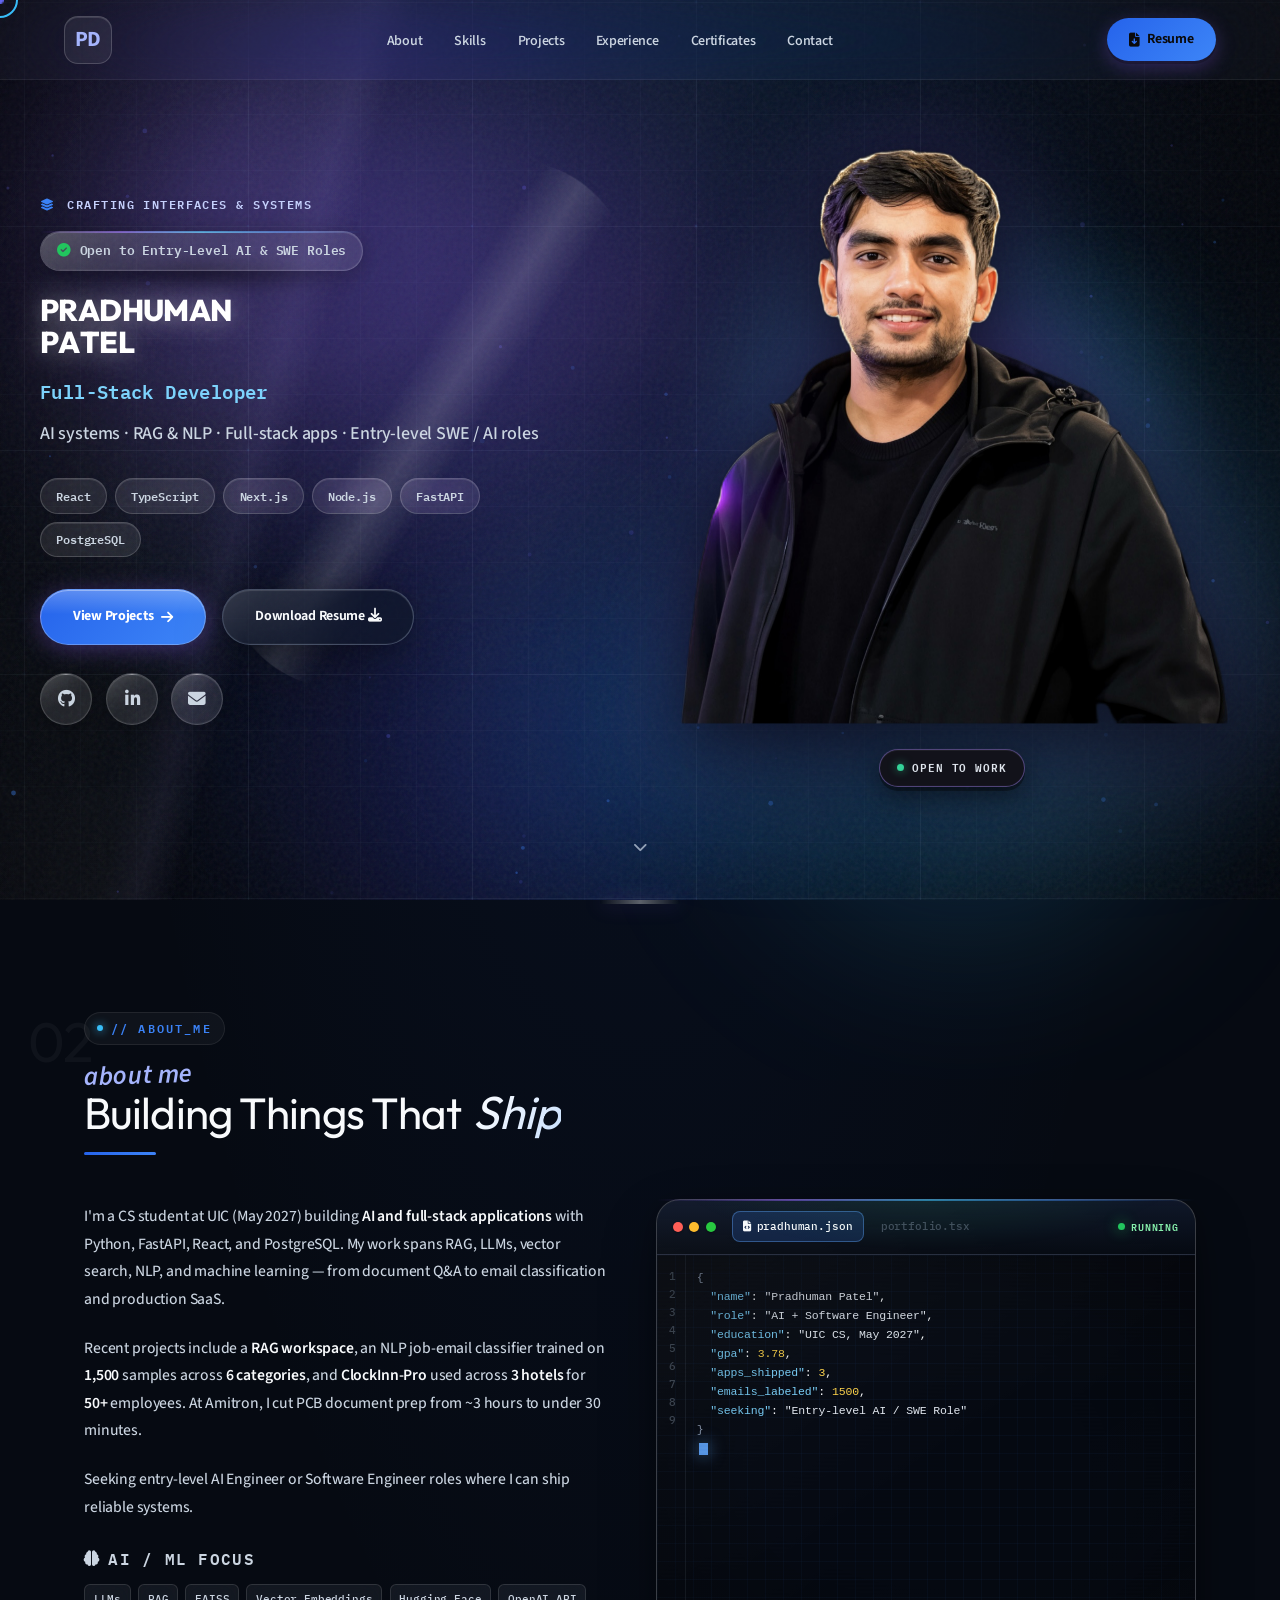
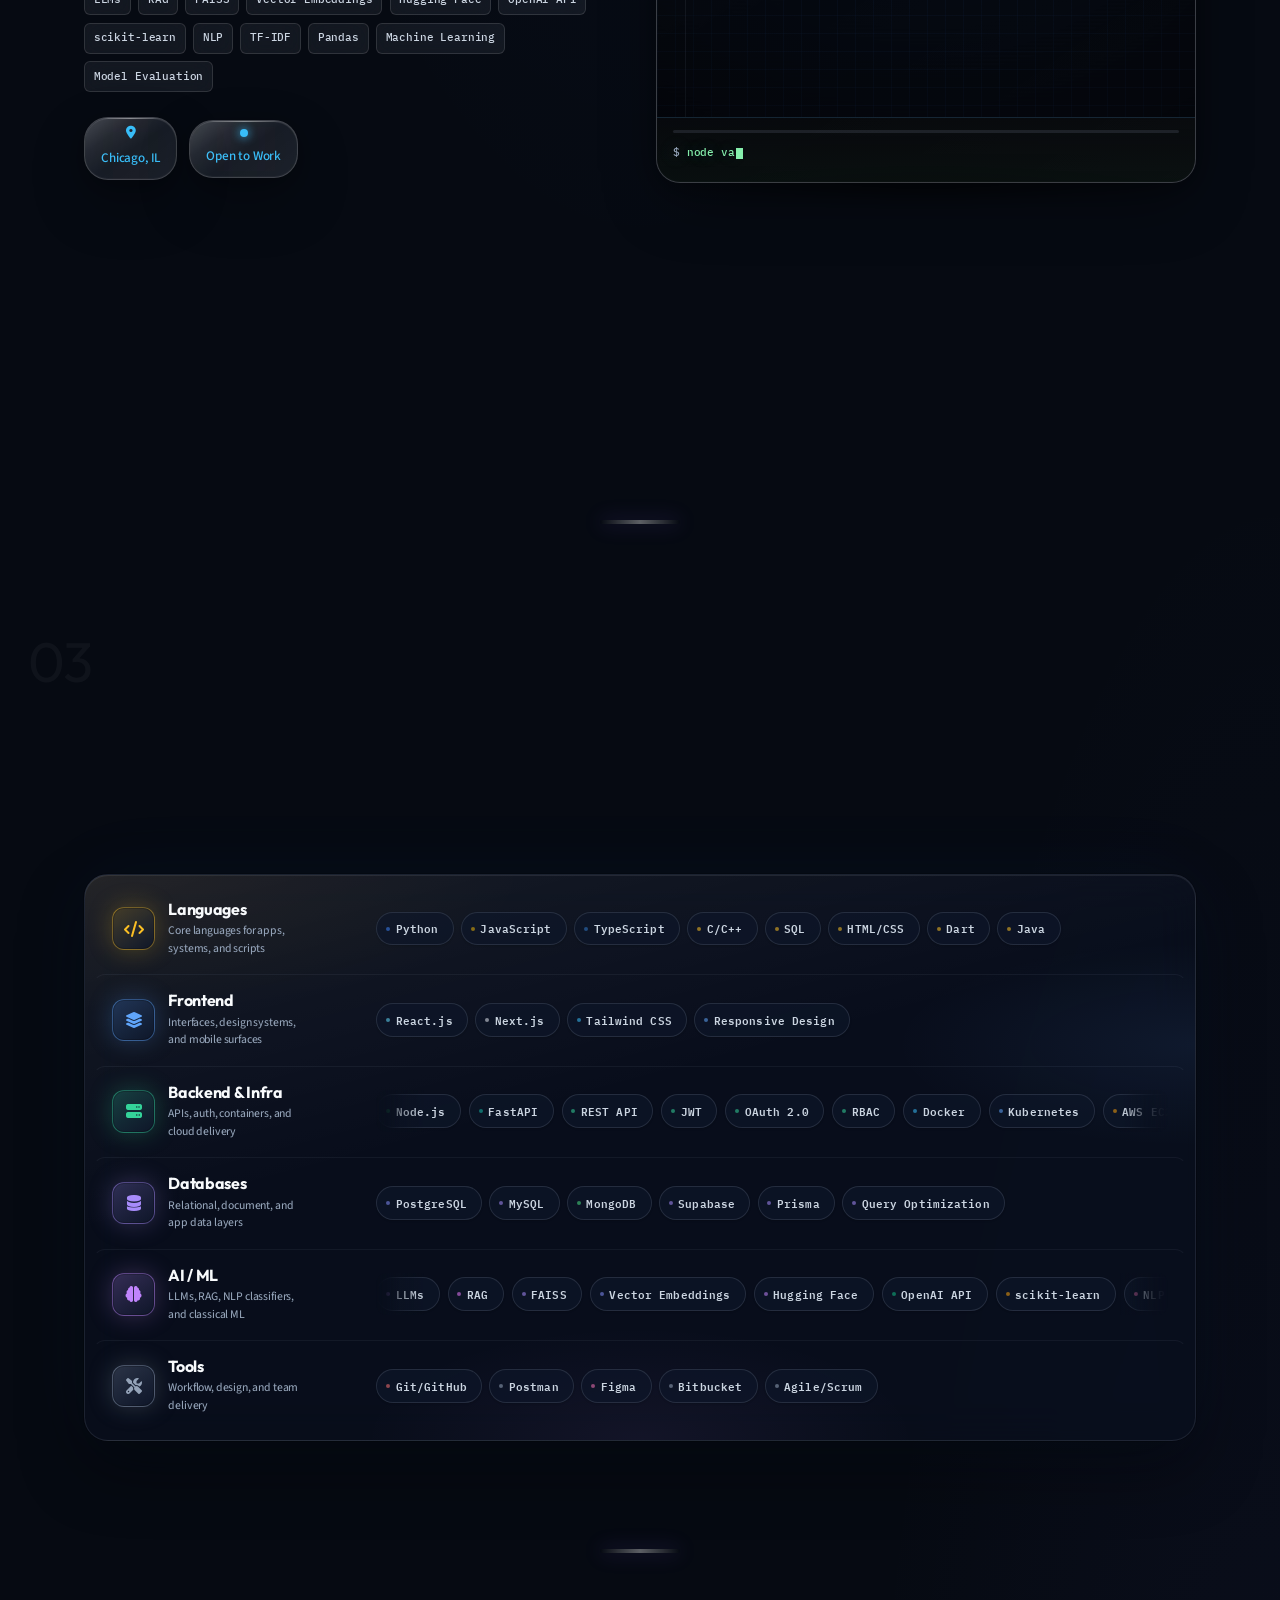
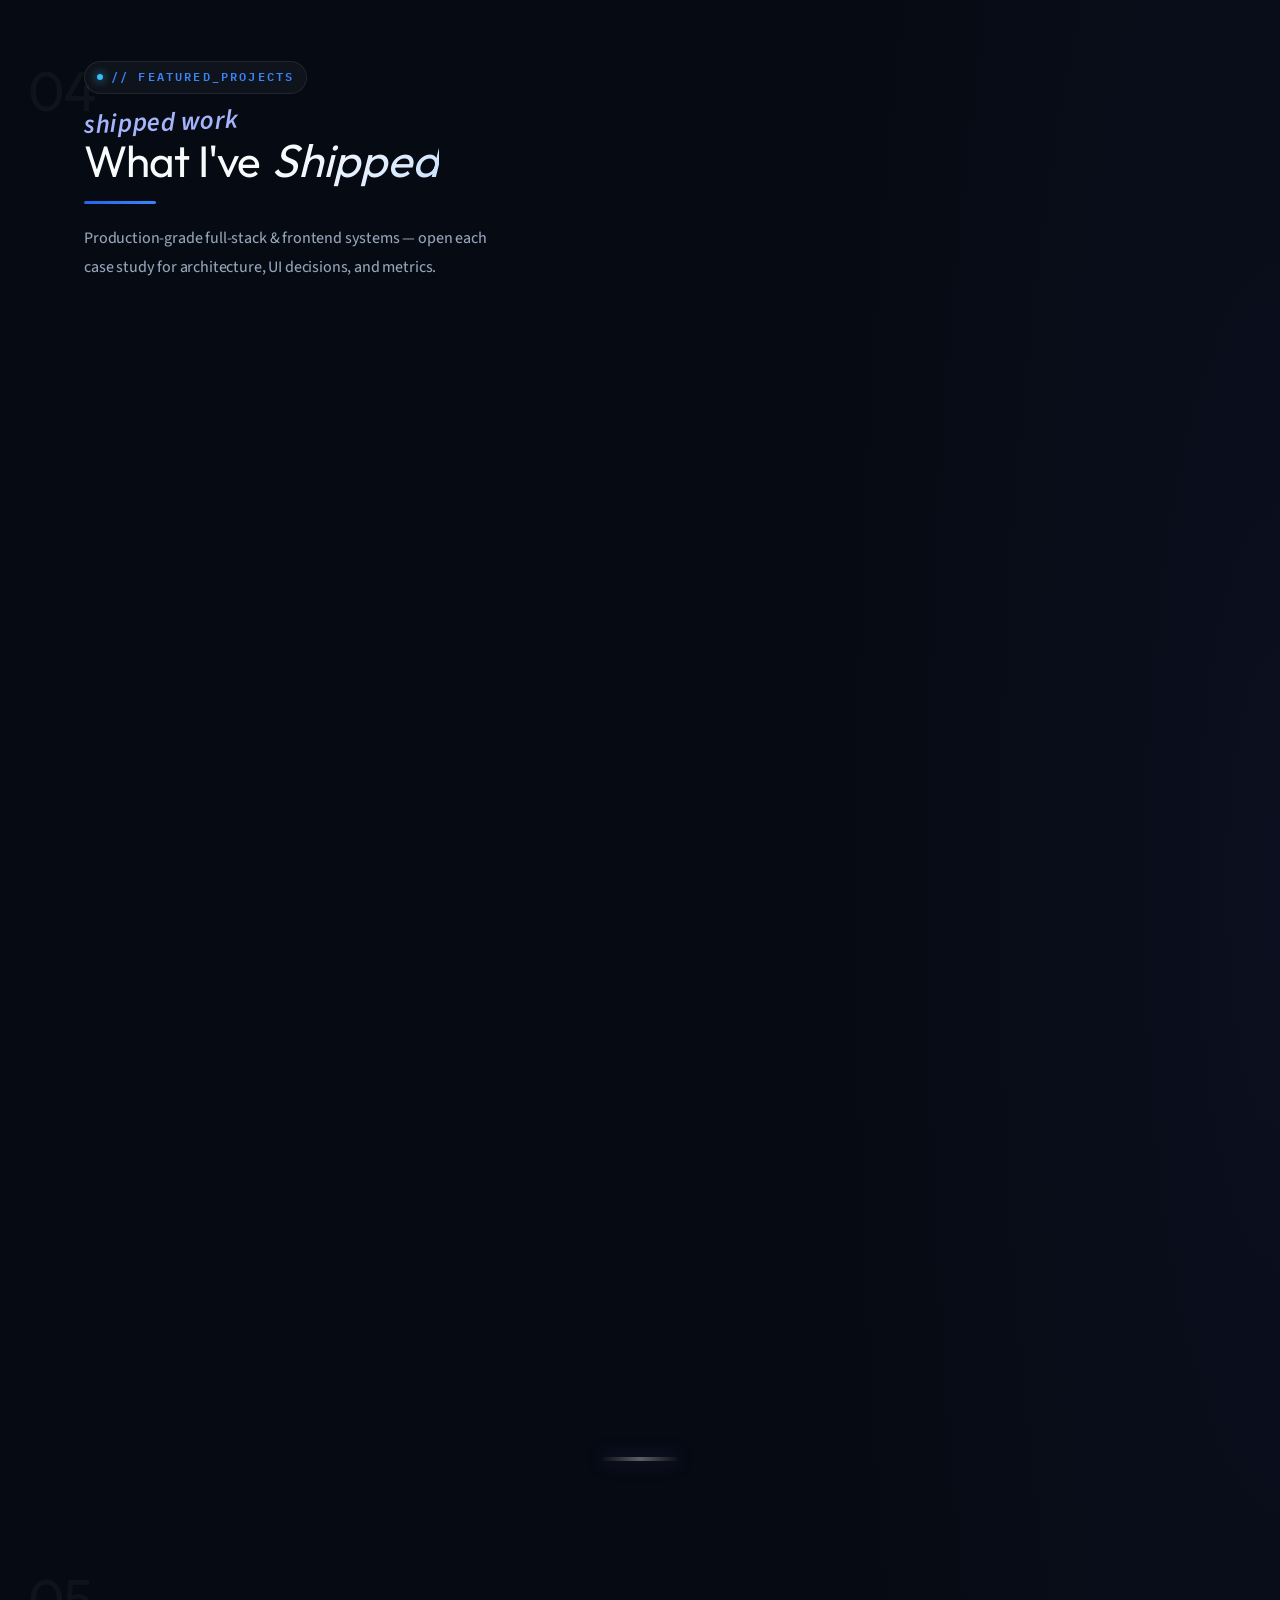
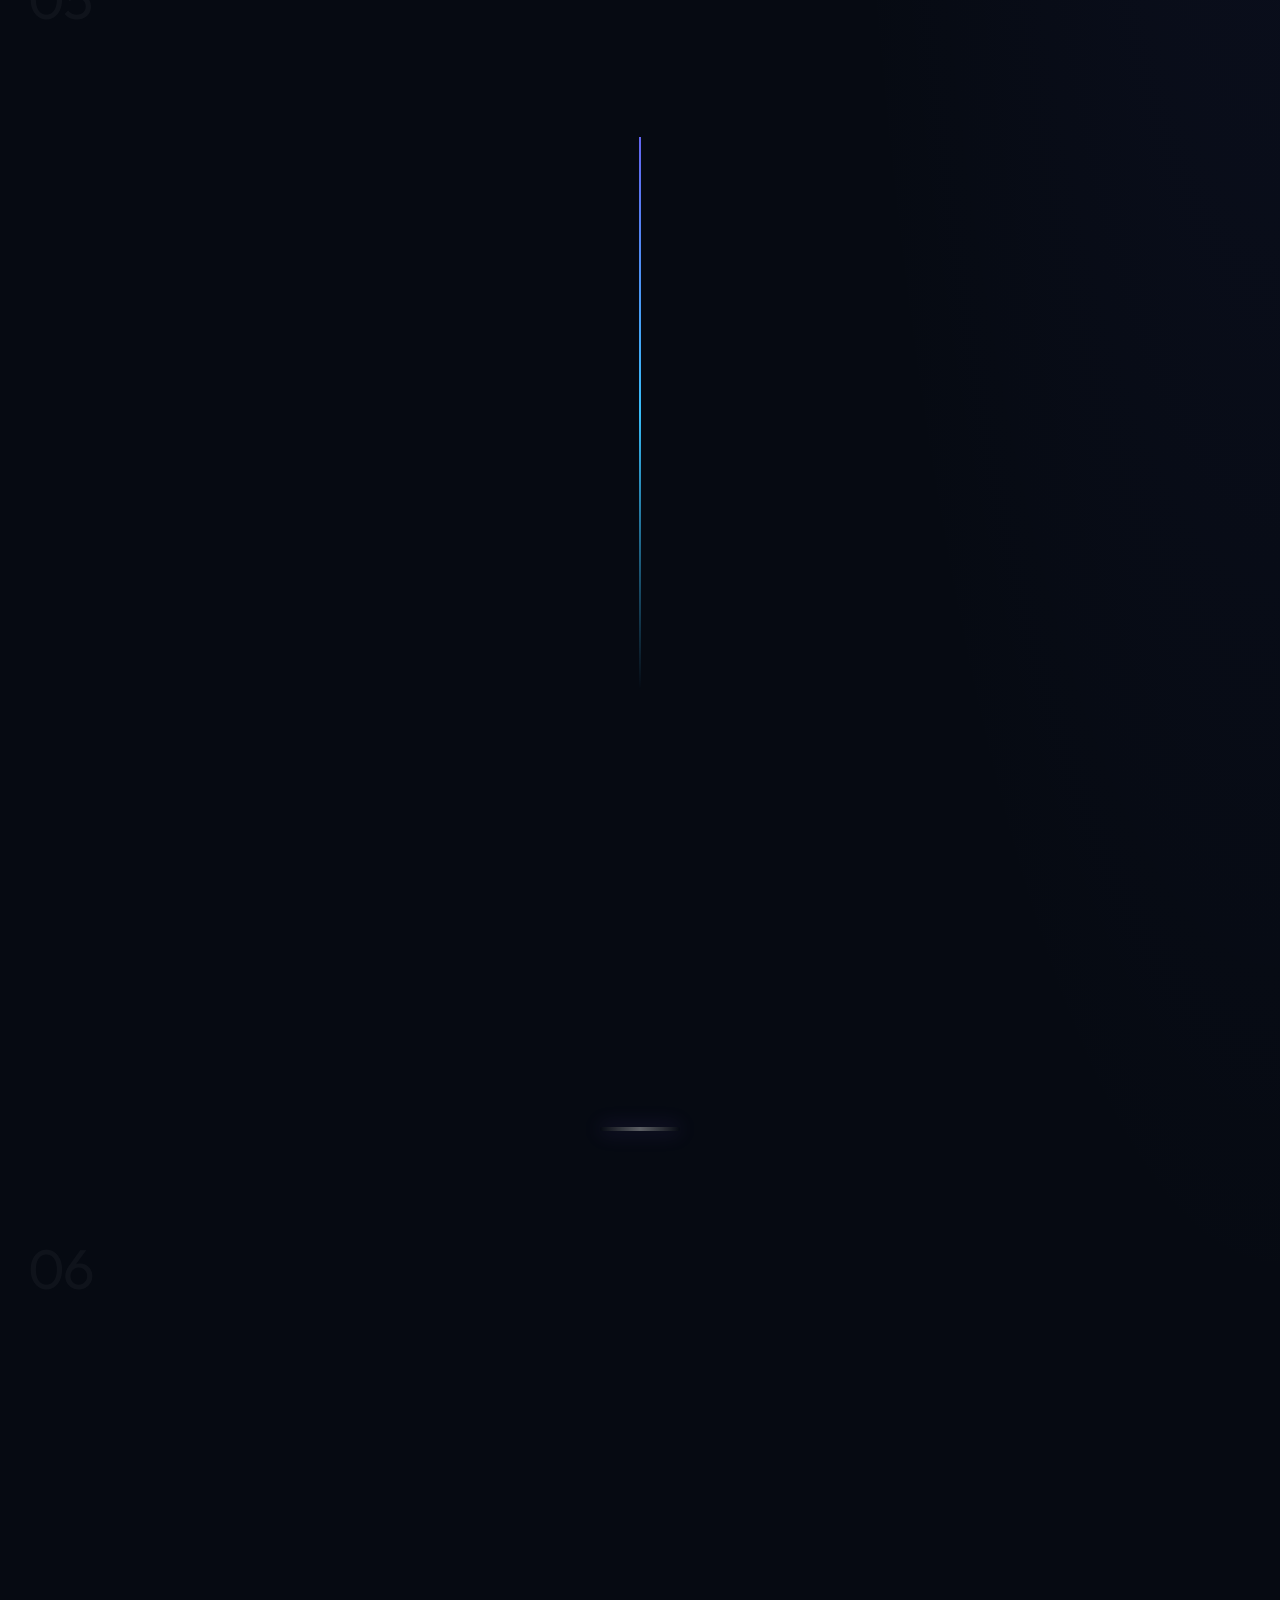
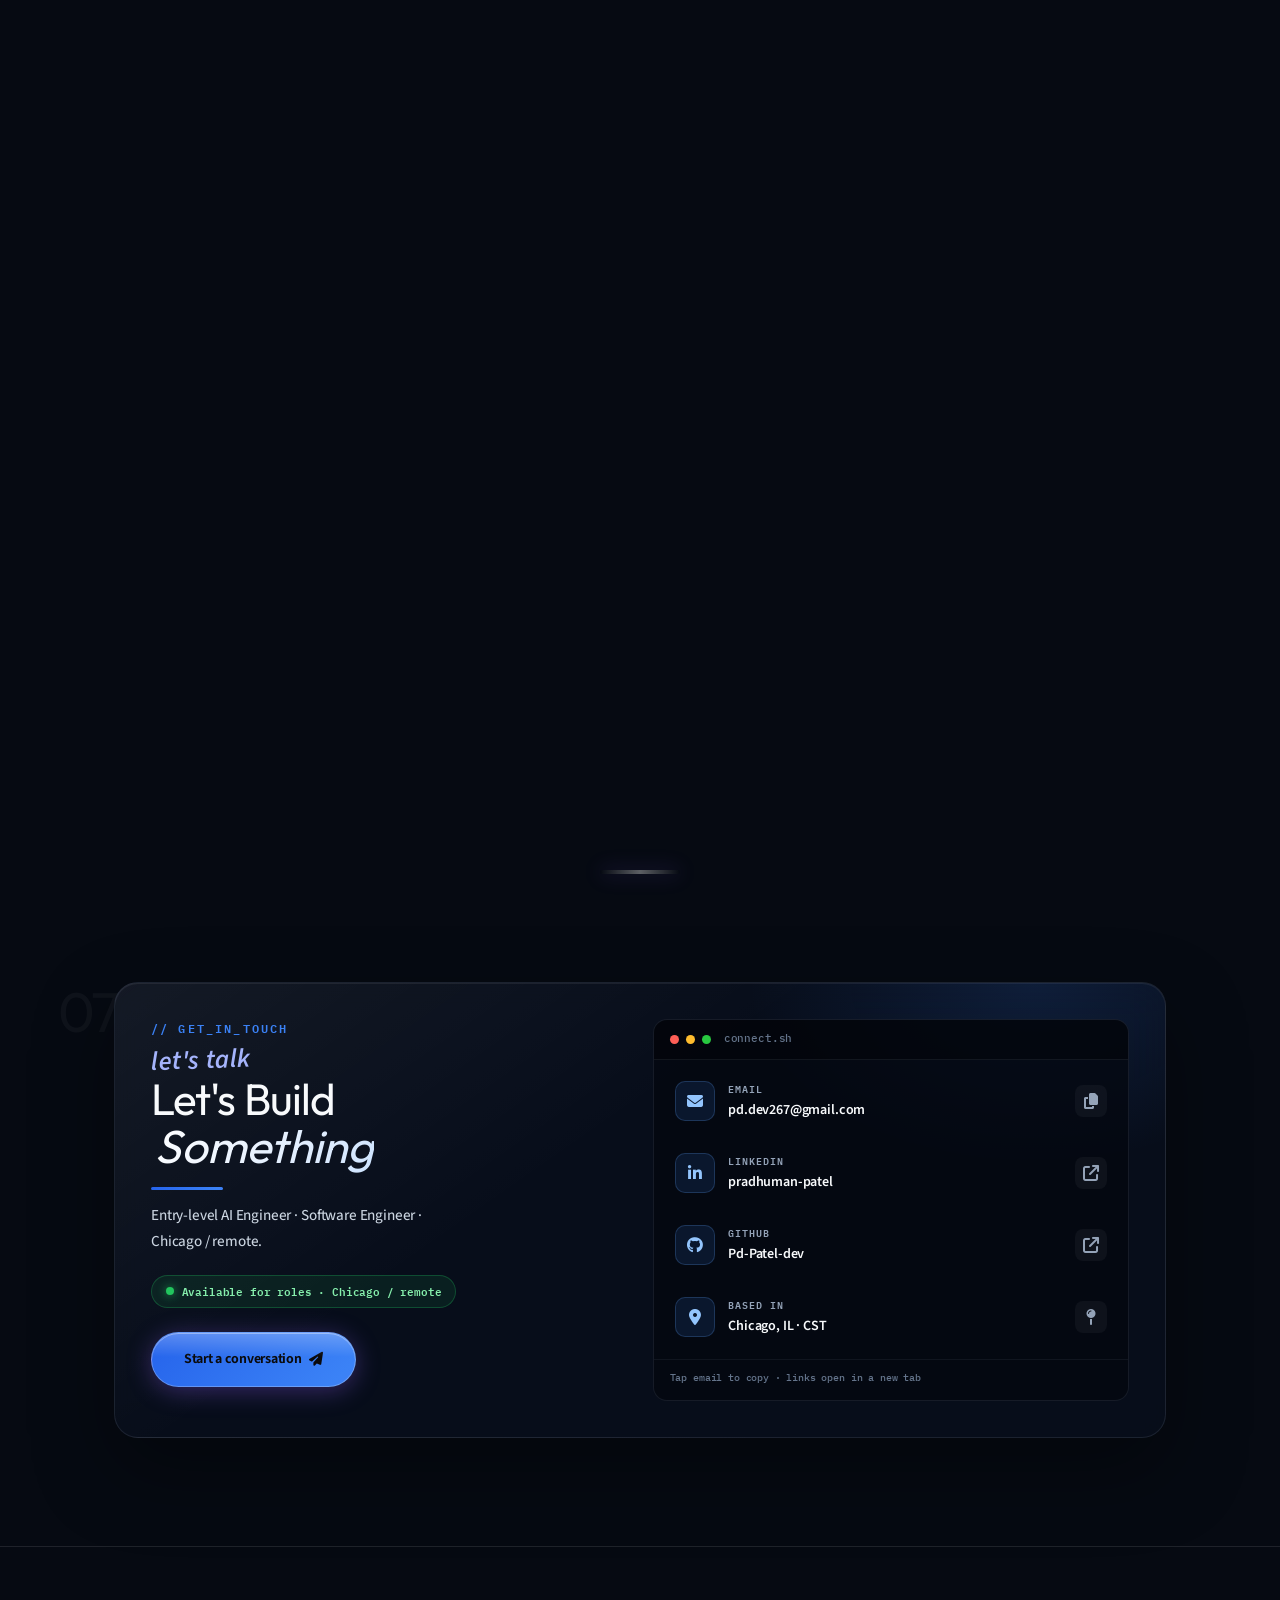
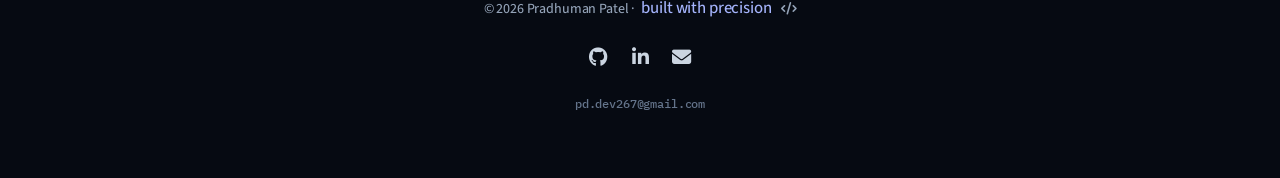
<file: index.html>
<!DOCTYPE html>
<html lang="en">
<head>
  <meta charset="UTF-8">
  <meta name="viewport" content="width=device-width, initial-scale=1.0">
  <meta name="description" content="Pradhuman Patel — Full-Stack & AI Engineer. CS @ UIC. Building production apps with AI/ML and modern web stacks.">
  <title>Pradhuman Patel | Full-Stack & AI Engineer</title>
  <link rel="preconnect" href="https://fonts.googleapis.com">
  <link rel="preconnect" href="https://fonts.gstatic.com" crossorigin>
  <link href="https://fonts.googleapis.com/css2?family=IBM+Plex+Mono:wght@400;500;600&family=Outfit:wght@400;500;600;700;800&family=Source+Sans+3:ital,wght@0,400;0,500;0,600;0,700;1,400&display=swap" rel="stylesheet">
  <link rel="stylesheet" href="https://cdnjs.cloudflare.com/ajax/libs/font-awesome/6.5.1/css/all.min.css" crossorigin="anonymous">
  <link rel="stylesheet" href="css/shared.css">
  <link rel="stylesheet" href="css/glass.css">
  <link rel="stylesheet" href="css/home.css">
  <link rel="stylesheet" href="css/animations.css">
  <link rel="stylesheet" href="css/typography.css">
  <link rel="stylesheet" href="css/effects.css">
  <link rel="stylesheet" href="css/hero-portrait.css">
  <link rel="stylesheet" href="css/hero-polish.css">
  <link rel="stylesheet" href="css/code-terminal.css">
  <link rel="stylesheet" href="css/skills-stack.css">
  <link rel="stylesheet" href="css/projects-showcase.css">
  <link rel="stylesheet" href="css/contact-section.css">
</head>
<body>
  <a href="#main-content" class="skip-link">Skip to content</a>
  <div aria-hidden="true">
    <div class="mesh-bg">
      <div class="mesh-blob mesh-blob-1"></div>
      <div class="mesh-blob mesh-blob-2"></div>
      <div class="mesh-blob mesh-blob-3"></div>
      <div class="mesh-blob mesh-blob-4"></div>
    </div>
  </div>
  <canvas id="grid-canvas" aria-hidden="true"></canvas>
  <canvas id="particle-canvas" aria-hidden="true"></canvas>

  <div class="cursor-dot" id="cursor-dot" aria-hidden="true"></div>
  <div class="cursor-ring" id="cursor-ring" aria-hidden="true"></div>

  <header class="navbar" id="navbar">
    <a href="#hero" class="logo-badge neo" aria-label="Home">PD</a>
    <nav>
      <ul class="nav-links" id="nav-links">
        <li><a href="#about" data-section="about">About</a></li>
        <li><a href="#skills" data-section="skills">Skills</a></li>
        <li><a href="#projects" data-section="projects">Projects</a></li>
        <li><a href="#experience" data-section="experience">Experience</a></li>
        <li><a href="#certificates" data-section="certificates">Certificates</a></li>
        <li><a href="#contact" data-section="contact">Contact</a></li>
      </ul>
    </nav>
    <a href="Pradhuman-Patel-2026.pdf" class="btn-resume-nav" id="resume-download-nav" download="Pradhuman-Patel-2026.pdf"><i class="fa-solid fa-file-arrow-down" aria-hidden="true"></i> Resume</a>
    <button class="hamburger" id="hamburger" aria-label="Toggle menu" aria-expanded="false">
      <span></span><span></span><span></span>
    </button>
  </header>

  <nav class="mobile-nav" id="mobile-nav" aria-hidden="true">
    <a href="#about">About</a>
    <a href="#skills">Skills</a>
    <a href="#projects">Projects</a>
    <a href="#experience">Experience</a>
    <a href="#certificates">Certificates</a>
    <a href="#contact">Contact</a>
    <a href="Pradhuman-Patel-2026.pdf" id="resume-mobile" download="Pradhuman-Patel-2026.pdf">Download Resume</a>
  </nav>

  <main class="page-wrap" id="main-content">
    <section id="hero">
      <div class="hero-aurora" aria-hidden="true"></div>
      <div class="hero-beam" aria-hidden="true"></div>
      <div class="hero-grain" aria-hidden="true"></div>
      <div class="hero-grid">
        <div class="hero-copy">
          <div class="hero-inner">
            <p class="hero-role-tag reveal" id="hero-role-tag"><i class="fa-solid fa-layer-group" aria-hidden="true"></i> Crafting interfaces &amp; systems</p>
            <div class="card-scene hero-badge-scene reveal" id="hero-badge-wrap" style="width:fit-content;margin:0 0 1.5rem;">
              <div class="card-3d">
                <div class="card-3d-floor"></div>
                <div class="card-3d-rim"></div>
                <div class="card-3d-shine"></div>
                <div class="card-3d-surface hero-badge" id="hero-badge"><i class="fa-solid fa-circle-check status-icon" aria-hidden="true"></i><span>Open to Entry-Level AI &amp; SWE Roles</span></div>
              </div>
            </div>
            <h1 class="hero-name" id="hero-name" aria-label="Pradhuman Patel"></h1>
            <p class="hero-subtitle" id="hero-subtitle"></p>
            <p class="hero-bio" id="hero-bio">AI systems · RAG &amp; NLP · Full-stack apps · Entry-level SWE / AI roles</p>
            <div class="hero-stack reveal" id="hero-stack">
              <span>React</span><span>TypeScript</span><span>Next.js</span><span>Node.js</span><span>FastAPI</span><span>PostgreSQL</span>
            </div>
            <div class="hero-ctas" id="hero-ctas">
              <a href="#projects" class="btn-primary interactive">View Projects <i class="fa-solid fa-arrow-right" aria-hidden="true"></i></a>
              <a href="Pradhuman-Patel-2026.pdf" class="btn-glass interactive" id="resume-hero" download="Pradhuman-Patel-2026.pdf">Download Resume <i class="fa-solid fa-download" aria-hidden="true"></i></a>
            </div>
            <div class="hero-socials" id="hero-socials">
              <a href="https://github.com/Pd-Patel-dev" class="social-btn interactive" target="_blank" rel="noopener noreferrer" aria-label="GitHub">
                <span class="card-scene social-scene"><span class="card-3d"><span class="card-3d-surface"><i class="fa-brands fa-github"></i></span></span></span>
              </a>
              <a href="https://linkedin.com/in/pradhuman-patel" class="social-btn interactive" target="_blank" rel="noopener noreferrer" aria-label="LinkedIn">
                <span class="card-scene social-scene"><span class="card-3d"><span class="card-3d-surface"><i class="fa-brands fa-linkedin-in"></i></span></span></span>
              </a>
              <a href="mailto:pd.dev267@gmail.com" class="social-btn interactive" aria-label="Email">
                <span class="card-scene social-scene"><span class="card-3d"><span class="card-3d-surface"><i class="fa-solid fa-envelope"></i></span></span></span>
              </a>
            </div>
          </div>
        </div>

        <div class="hero-portrait-col" id="hero-portrait-wrap">
          <figure class="hero-portrait hero-portrait--3d" id="hero-portrait">
            <div class="portrait-depth" id="portrait-depth">
              <div class="portrait-aurora" aria-hidden="true"></div>
              <div class="portrait-shadow-floor" aria-hidden="true"></div>
              <div class="portrait-pedestal" aria-hidden="true"></div>
              <div class="portrait-stage" id="portrait-scene">
                <div class="portrait-img-3d">
                  <div class="portrait-edge-glow" aria-hidden="true"></div>
                  <div class="portrait-light-sweep" aria-hidden="true"></div>
                  <img src="assets/profile-cutout.png" alt="Pradhuman Patel — Full-Stack &amp; AI Engineer" class="hero-portrait-img" id="hero-portrait-img" width="1054" height="1110" loading="eager" decoding="async">
                </div>
              </div>
            </div>
            <p class="portrait-status"><span class="pulse-dot" aria-hidden="true"></span> Open to work</p>
          </figure>
        </div>

      </div>
      <div class="scroll-indicator" aria-hidden="true"><i class="fa-solid fa-chevron-down"></i></div>
    </section>


    <div class="section-divider" aria-hidden="true"></div>

    <section id="about">
      <header class="section-header">
        <p class="section-label reveal">// about_me</p>
        <span class="section-flourish reveal">about me</span>
        <h2 class="section-heading reveal">Building Things That <span class="heading-hand">Ship</span></h2>
      </header>
      <div class="about-grid">
        <div class="about-text reveal prose">
          <p>I'm a CS student at UIC (May 2027) building <strong>AI and full-stack applications</strong> with Python, FastAPI, React, and PostgreSQL. My work spans RAG, LLMs, vector search, NLP, and machine learning — from document Q&amp;A to email classification and production SaaS.</p>
          <p>Recent projects include a <strong>RAG workspace</strong>, an NLP job-email classifier trained on <strong>1,500</strong> samples across <strong>6 categories</strong>, and <strong>ClockInn-Pro</strong> used across <strong>3 hotels</strong> for <strong>50+</strong> employees. At Amitron, I cut PCB document prep from ~3 hours to under 30 minutes.</p>
          <p>Seeking entry-level AI Engineer or Software Engineer roles where I can ship reliable systems.</p>
          <div class="about-skills" aria-label="AI and ML skills">
            <p class="about-skills-label"><i class="fa-solid fa-brain" aria-hidden="true"></i> AI / ML focus</p>
            <div class="about-skills-tags">
              <span class="exp-tag">LLMs</span>
              <span class="exp-tag">RAG</span>
              <span class="exp-tag">FAISS</span>
              <span class="exp-tag">Vector Embeddings</span>
              <span class="exp-tag">Hugging Face</span>
              <span class="exp-tag">OpenAI API</span>
              <span class="exp-tag">scikit-learn</span>
              <span class="exp-tag">NLP</span>
              <span class="exp-tag">TF-IDF</span>
              <span class="exp-tag">Pandas</span>
              <span class="exp-tag">Machine Learning</span>
              <span class="exp-tag">Model Evaluation</span>
            </div>
          </div>
          <div class="badges-row">
            <div class="card-scene" style="width:fit-content;">
              <div class="card-3d"><div class="card-3d-surface status-badge"><i class="fa-solid fa-location-dot"></i> Chicago, IL</div></div>
            </div>
            <div class="card-scene" style="width:fit-content;">
              <div class="card-3d"><div class="card-3d-surface status-badge"><span class="status-dot"></span> Open to Work</div></div>
            </div>
          </div>
        </div>
        <div class="card-scene terminal-wrap reveal reveal-delay-1" id="terminal-card">
          <div class="card-3d">
            <div class="card-3d-floor"></div>
            <div class="card-3d-rim"></div>
            <div class="card-3d-shine"></div>
            <div class="card-3d-surface terminal" id="code-terminal">
              <div class="terminal-header">
                <div class="terminal-dots"><span></span><span></span><span></span></div>
                <div class="terminal-tabs">
                  <span class="terminal-tab is-active" id="terminal-tab-file">
                    <i class="fa-solid fa-file-code" aria-hidden="true"></i> pradhuman.json
                  </span>
                  <span class="terminal-tab is-idle">portfolio.tsx</span>
                </div>
                <span class="terminal-status" id="terminal-status" aria-live="polite">
                  <span class="status-led"></span>
                  <span class="status-text">idle</span>
                </span>
              </div>
              <div class="terminal-editor">
                <div class="terminal-gutter" id="terminal-gutter" aria-hidden="true"></div>
                <pre class="terminal-code-wrap" id="terminal-content"><code id="terminal-code"></code></pre>
                <div class="terminal-vignette" aria-hidden="true"></div>
                <div class="terminal-scanline" aria-hidden="true"></div>
                <div class="terminal-glow" aria-hidden="true"></div>
              </div>
              <div class="terminal-run" id="terminal-run" hidden>
                <div class="run-progress" id="terminal-progress" aria-hidden="true">
                  <div class="run-progress-bar" id="terminal-progress-bar"></div>
                </div>
                <div class="run-line run-cmd" id="terminal-run-cmd"></div>
                <div class="run-log" id="terminal-run-log"></div>
              </div>
            </div>
          </div>
        </div>
      </div>
      <div class="stats-grid">
        <div class="card-scene reveal">
          <div class="card-3d stat-card-3d" data-target="1500" data-suffix="+">
            <div class="card-3d-floor"></div>
            <div class="card-3d-rim"></div>
            <div class="card-3d-shine"></div>
            <div class="card-3d-surface">
              <div class="stat-value"><span class="counter">0</span>+</div>
              <p class="stat-label">Training Emails (Classifier)</p>
            </div>
          </div>
        </div>
        <div class="card-scene reveal reveal-delay-1">
          <div class="card-3d stat-card-3d" data-target="6" data-suffix="">
            <div class="card-3d-floor"></div>
            <div class="card-3d-rim"></div>
            <div class="card-3d-shine"></div>
            <div class="card-3d-surface">
              <div class="stat-value"><span class="counter">0</span></div>
              <p class="stat-label">Email Categories Classified</p>
            </div>
          </div>
        </div>
        <div class="card-scene reveal reveal-delay-2">
          <div class="card-3d stat-card-3d" data-target="50" data-suffix="+">
            <div class="card-3d-floor"></div>
            <div class="card-3d-rim"></div>
            <div class="card-3d-shine"></div>
            <div class="card-3d-surface">
              <div class="stat-value"><span class="counter">0</span>+</div>
              <p class="stat-label">Employees Supported (ClockInn)</p>
            </div>
          </div>
        </div>
        <div class="card-scene reveal reveal-delay-3">
          <div class="card-3d stat-card-3d" data-target="3" data-suffix="">
            <div class="card-3d-floor"></div>
            <div class="card-3d-rim"></div>
            <div class="card-3d-shine"></div>
            <div class="card-3d-surface">
              <div class="stat-value"><span class="counter">0</span></div>
              <p class="stat-label">Hotels Using ClockInn-Pro</p>
            </div>
          </div>
        </div>
      </div>
    </section>

    <div class="section-divider" aria-hidden="true"></div>

    <section id="skills" class="skills-section">
      <header class="section-header">
        <p class="section-label reveal">// tech_stack</p>
        <span class="section-flourish reveal">the stack</span>
        <h2 class="section-heading reveal">Frontend &amp; Full-Stack <span class="heading-hand">Stack</span></h2>
      </header>
      <p class="section-intro reveal">Design systems, React surfaces, APIs, and AI pipelines — organized by craft.</p>
      <div class="stack-board reveal" id="stack-board" aria-label="Technology stack by category"></div>
    </section>

    <div class="section-divider" aria-hidden="true"></div>

    <section id="projects">
      <header class="section-header">
        <p class="section-label reveal">// featured_projects</p>
        <span class="section-flourish reveal">shipped work</span>
        <h2 class="section-heading reveal">What I've <span class="heading-hand">Shipped</span></h2>
      </header>
      <p class="section-intro reveal">Production-grade full-stack &amp; frontend systems — open each case study for architecture, UI decisions, and metrics.</p>
      <div class="projects-stage">
      <div class="projects-grid">
        <div class="card-scene project-scene reveal">
          <article class="card-3d project-card-3d">
            <div class="card-3d-floor"></div>
            <div class="card-3d-rim"></div>
            <div class="card-3d-shine"></div>
            <div class="card-3d-surface">
              <a href="projects/rag-workspace.html" class="card-main-link">
                <figure class="card-visual card-visual-ai">
                  <img
                    src="assets/projects/rag-workspace-thumb.png"
                    srcset="assets/projects/rag-workspace-thumb.png 640w, assets/projects/rag-workspace.png 1200w"
                    sizes="(max-width: 640px) 88vw, (max-width: 1024px) 50vw, 50vw"
                    alt="RAG Workspace — document upload and management dashboard"
                    width="640"
                    height="400"
                    loading="lazy"
                    decoding="async"
                  >
                  <span class="card-visual-shine" aria-hidden="true"></span>
                  <span class="project-badge badge-ai">RAG · Full-Stack</span>
                </figure>
                <div class="card-body">
                  <h3>RAG Workspace</h3>
                  <p>Document Q&amp;A with hybrid retrieval, FAISS, and citations.</p>
                  <ul class="project-tech" aria-label="Technologies">
                    <li>Python</li><li>FastAPI</li><li>React</li><li>FAISS</li>
                  </ul>
                  <ul class="project-metrics">
                    <li>Aug 2026 – Present</li>
                    <li>Per-user indexes · JWT auth</li>
                  </ul>
                </div>
              </a>
              <div class="card-footer">
                <a href="projects/rag-workspace.html" class="card-cta interactive">View project <i class="fa-solid fa-arrow-right"></i></a>
                <div class="card-actions">
                  <a href="https://github.com/Pd-Patel-dev" class="card-action-btn interactive" target="_blank" rel="noopener noreferrer" aria-label="GitHub"><i class="fa-brands fa-github"></i></a>
                </div>
              </div>
            </div>
          </article>
        </div>
        <div class="card-scene project-scene reveal reveal-delay-1">
          <article class="card-3d project-card-3d">
            <div class="card-3d-floor"></div>
            <div class="card-3d-rim"></div>
            <div class="card-3d-shine"></div>
            <div class="card-3d-surface">
              <a href="projects/email-tracker.html" class="card-main-link">
                <figure class="card-visual card-visual-ai">
                  <img
                    src="assets/projects/email-tracker-thumb.png"
                    srcset="assets/projects/email-tracker-thumb.png 640w, assets/projects/email-tracker.jpg 1200w"
                    sizes="(max-width: 640px) 88vw, (max-width: 1024px) 50vw, 33vw"
                    alt="Email Tracker — AI classification dashboard"
                    width="640"
                    height="400"
                    loading="lazy"
                    decoding="async"
                  >
                  <span class="card-visual-shine" aria-hidden="true"></span>
                  <span class="project-badge badge-ai">NLP · ML Classifier</span>
                </figure>
                <div class="card-body">
                  <h3>Job Application Email Classifier</h3>
                  <p>NLP classifier with TF-IDF sorting emails into 6 job categories.</p>
                  <ul class="project-tech" aria-label="Technologies">
                    <li>Python</li><li>scikit-learn</li><li>TF-IDF</li><li>Pandas</li>
                  </ul>
                  <ul class="project-metrics">
                    <li>1,500 training emails</li>
                    <li>6 categories · 5-fold CV</li>
                  </ul>
                </div>
              </a>
              <div class="card-footer">
                <a href="projects/email-tracker.html" class="card-cta interactive">View project <i class="fa-solid fa-arrow-right"></i></a>
                <div class="card-actions">
                  <a href="https://github.com/Pd-Patel-dev" class="card-action-btn interactive" target="_blank" rel="noopener noreferrer" aria-label="GitHub"><i class="fa-brands fa-github"></i></a>
                </div>
              </div>
            </div>
          </article>
        </div>
        <div class="card-scene project-scene reveal reveal-delay-2">
          <article class="card-3d project-card-3d">
            <div class="card-3d-floor"></div>
            <div class="card-3d-rim"></div>
            <div class="card-3d-shine"></div>
            <div class="card-3d-surface">
              <a href="projects/clockinn.html" class="card-main-link">
                <figure class="card-visual card-visual-saas">
                  <img
                    src="assets/projects/clockinn-thumb.png"
                    srcset="assets/projects/clockinn-thumb.png 640w, assets/projects/clockinn.jpg 1200w"
                    sizes="(max-width: 640px) 88vw, (max-width: 1024px) 50vw, 50vw"
                    alt="ClockInn Pro — time tracking dashboard"
                    width="640"
                    height="400"
                    loading="lazy"
                    decoding="async"
                  >
                  <span class="card-visual-shine" aria-hidden="true"></span>
                  <span class="project-badge badge-saas">Full-Stack SaaS</span>
                </figure>
                <div class="card-body">
                  <h3>ClockInn-Pro: Employee Time Tracking</h3>
                  <p>Payroll &amp; time tracking across 3 hotels for 50+ employees.</p>
                  <ul class="project-tech" aria-label="Technologies">
                    <li>Python</li><li>FastAPI</li><li>Next.js</li><li>PostgreSQL</li>
                  </ul>
                  <ul class="project-metrics">
                    <li>3 hotels · 50+ employees</li>
                    <li>PDF &amp; Excel payroll export</li>
                  </ul>
                </div>
              </a>
              <div class="card-footer">
                <a href="projects/clockinn.html" class="card-cta interactive">View project <i class="fa-solid fa-arrow-right"></i></a>
                <div class="card-actions">
                  <a href="https://github.com/Pd-Patel-dev" class="card-action-btn interactive" target="_blank" rel="noopener noreferrer" aria-label="GitHub"><i class="fa-brands fa-github"></i></a>
                </div>
              </div>
            </div>
          </article>
        </div>
        <div class="card-scene project-scene reveal reveal-delay-3">
          <article class="card-3d project-card-3d">
            <div class="card-3d-floor"></div>
            <div class="card-3d-rim"></div>
            <div class="card-3d-shine"></div>
            <div class="card-3d-surface">
              <a href="projects/waypool.html" class="card-main-link">
                <figure class="card-visual card-visual-mobile">
                  <img
                    src="assets/projects/waypool-thumb.png"
                    srcset="assets/projects/waypool-thumb.png 640w, assets/projects/waypool.jpg 1200w"
                    sizes="(max-width: 640px) 88vw, (max-width: 1024px) 50vw, 50vw"
                    alt="Waypool — ride-sharing mobile apps"
                    width="640"
                    height="400"
                    loading="lazy"
                    decoding="async"
                  >
                  <span class="card-visual-shine" aria-hidden="true"></span>
                  <span class="project-badge badge-mobile">Mobile Platform</span>
                </figure>
                <div class="card-body">
                  <h3>Waypool — Ride-Sharing Platform</h3>
                  <p>3-app ride-sharing with real-time GPS & Stripe.</p>
                  <ul class="project-tech" aria-label="Technologies">
                    <li>Flutter</li><li>Node.js</li><li>WebSocket</li><li>Stripe</li>
                  </ul>
                  <ul class="project-metrics">
                    <li>500+ concurrent sessions</li>
                    <li>Sub-100ms WebSocket events</li>
                  </ul>
                </div>
              </a>
              <div class="card-footer">
                <a href="projects/waypool.html" class="card-cta interactive">View project <i class="fa-solid fa-arrow-right"></i></a>
                <div class="card-actions">
                  <a href="https://github.com/Pd-Patel-dev" class="card-action-btn interactive" target="_blank" rel="noopener noreferrer" aria-label="GitHub"><i class="fa-brands fa-github"></i></a>
                </div>
              </div>
            </div>
          </article>
        </div>
      </div>
      </div>
    </section>

    <div class="section-divider" aria-hidden="true"></div>

    <section id="experience">
      <header class="section-header">
        <p class="section-label reveal">// work_experience</p>
        <span class="section-flourish reveal">experience</span>
        <h2 class="section-heading reveal">Where I've <span class="heading-hand">Contributed</span></h2>
      </header>
      <div class="timeline">
        <div class="timeline-item reveal">
          <span class="timeline-dot"></span>
          <div class="card-scene exp-scene">
            <div class="card-3d exp-card-3d">
              <div class="card-3d-floor"></div>
              <div class="card-3d-rim"></div>
              <div class="card-3d-shine"></div>
              <div class="card-3d-surface">
            <p class="exp-meta">April 2026 – Aug 2026 · Elk Grove Village, IL</p>
            <h3>Software Engineering Intern — Amitron Corporation</h3>
            <div class="exp-tags">
              <span class="exp-tag">React</span>
              <span class="exp-tag">TypeScript</span>
              <span class="exp-tag">Node.js</span>
              <span class="exp-tag">ERP Integration</span>
            </div>
            <ul>
              <li>Built a React and TypeScript app connected to internal ERP data that reduced PCB job document preparation from ~3 hours to under 30 minutes</li>
              <li>Developed Node.js REST APIs that converted ERP data into structured JSON with validation and error handling for job setup, labeling, and documents</li>
              <li>Delivered 3 internal software features from requirements through production with engineering and operations teams</li>
            </ul>
              </div>
            </div>
          </div>
        </div>
      </div>
      <div class="edu-section">
        <h3 class="section-heading reveal" style="font-size: 1.5rem;">Education</h3>
        <div class="edu-grid">
          <div class="card-scene edu-scene reveal">
            <div class="card-3d edu-card-3d">
              <div class="card-3d-floor"></div>
              <div class="card-3d-rim"></div>
              <div class="card-3d-shine"></div>
              <div class="card-3d-surface edu-card-uic">
                <div class="edu-card-brand">
                  <img
                    src="assets/uic-logo.png"
                    alt="University of Illinois Chicago logo"
                    class="edu-logo edu-logo-uic"
                    width="56"
                    height="56"
                    loading="lazy"
                    decoding="async"
                  >
                  <div class="edu-card-brand-text">
                    <p class="exp-meta">Aug 2025 – May 2027</p>
                    <h3>B.S. Computer Science</h3>
                    <p class="edu-institution edu-institution-uic">University of Illinois Chicago</p>
                  </div>
                </div>
                <p class="edu-gpa">GPA: 3.78/4.0</p>
                <p class="edu-courses">Data Structures &amp; Algorithms, Machine Learning, Natural Language Processing (NLP), Artificial Intelligence, Software Design, Programming Practicum</p>
              </div>
            </div>
          </div>
          <div class="card-scene edu-scene reveal reveal-delay-1">
            <div class="card-3d edu-card-3d">
              <div class="card-3d-floor"></div>
              <div class="card-3d-rim"></div>
              <div class="card-3d-shine"></div>
              <div class="card-3d-surface edu-card-harper">
                <div class="edu-card-brand">
                  <img
                    src="assets/harper-logo.png"
                    alt="Harper College logo"
                    class="edu-logo edu-logo-harper"
                    width="64"
                    height="64"
                    loading="lazy"
                    decoding="async"
                  >
                  <div class="edu-card-brand-text">
                    <p class="exp-meta">Aug 2023 – May 2025</p>
                    <h3>A.S. Computer Science</h3>
                    <p class="edu-institution edu-institution-harper">Harper College</p>
                  </div>
                </div>
                <p class="edu-gpa">GPA: 3.72/4.0</p>
                <p class="edu-courses">Programming Fundamentals C++, Discrete Mathematics, Probability & Statistics</p>
              </div>
            </div>
          </div>
        </div>
      </div>
    </section>

    <div class="section-divider" aria-hidden="true"></div>

    <section id="certificates">
      <header class="section-header">
        <p class="section-label reveal">// credentials</p>
        <span class="section-flourish reveal">certificates</span>
        <h2 class="section-heading reveal">Professional <span class="heading-hand">Credentials</span></h2>
      </header>
      <p class="section-intro reveal">Verified coursework in AI, Python, version control, and collaborative software development.</p>
      <div class="cert-grid">
        <div class="card-scene cert-scene reveal">
          <article class="card-3d cert-card-3d">
            <div class="card-3d-floor"></div>
            <div class="card-3d-rim"></div>
            <div class="card-3d-shine"></div>
            <div class="card-3d-surface cert-card-dlai">
              <div class="cert-card-brand">
                <span class="cert-icon" aria-hidden="true"><i class="fa-solid fa-award"></i></span>
                <div class="cert-card-brand-text">
                  <p class="exp-meta">Completed June 24, 2026 · 6 hours</p>
                  <h3>AI For Everyone</h3>
                  <p class="cert-issuer">DeepLearning.AI · Coursera</p>
                </div>
              </div>
              <p class="cert-desc">Non-credit course covering AI fundamentals, machine learning literacy, responsible AI, and how to integrate AI into products and workflows.</p>
              <div class="cert-skills" aria-label="Skills gained">
                <span class="exp-tag">AI Enablement</span>
                <span class="exp-tag">Machine Learning</span>
                <span class="exp-tag">AI Literacy</span>
                <span class="exp-tag">Data Science</span>
                <span class="exp-tag">Responsible AI</span>
                <span class="exp-tag">Artificial Neural Networks</span>
                <span class="exp-tag">Artificial Intelligence</span>
                <span class="exp-tag">Applied Machine Learning</span>
                <span class="exp-tag">AI Integrations</span>
                <span class="exp-tag">AI Product Strategy</span>
                <span class="exp-tag">Deep Learning</span>
                <span class="exp-tag">Data Ethics</span>
              </div>
              <a href="https://coursera.org/share/e5bbd40fa608c7555950ff2cecb9d6d6" class="cert-verify-link interactive" target="_blank" rel="noopener noreferrer">
                View certificate <i class="fa-solid fa-arrow-up-right-from-square" aria-hidden="true"></i>
              </a>
            </div>
          </article>
        </div>
        <div class="card-scene cert-scene reveal reveal-delay-1">
          <article class="card-3d cert-card-3d">
            <div class="card-3d-floor"></div>
            <div class="card-3d-rim"></div>
            <div class="card-3d-shine"></div>
            <div class="card-3d-surface cert-card-google">
              <div class="cert-card-brand">
                <span class="cert-icon cert-icon-google" aria-hidden="true"><i class="fa-brands fa-python"></i></span>
                <div class="cert-card-brand-text">
                  <p class="exp-meta">Completed August 30, 2020 · 20 hours</p>
                  <h3>Crash Course on Python</h3>
                  <p class="cert-issuer cert-issuer-google">Google · Coursera</p>
                </div>
              </div>
              <p class="cert-desc">Foundational Python for automation — scripts, strings, lists, dictionaries, custom objects, and practical problem-solving with core programming structures.</p>
              <div class="cert-skills" aria-label="Skills gained">
                <span class="exp-tag">Development Environment</span>
                <span class="exp-tag">Data Structures</span>
                <span class="exp-tag">Debugging</span>
                <span class="exp-tag">Data Store</span>
                <span class="exp-tag">Python Programming</span>
                <span class="exp-tag">Computational Thinking</span>
                <span class="exp-tag">Integrated Development Environments</span>
                <span class="exp-tag">Scripting Languages</span>
                <span class="exp-tag">Program Development</span>
                <span class="exp-tag">Computer Programming</span>
                <span class="exp-tag">Scripting</span>
                <span class="exp-tag">Computer Programming Tools</span>
              </div>
              <a href="https://coursera.org/share/a4ee1b1da68f5e304d22490c9deb8b07" class="cert-verify-link interactive" target="_blank" rel="noopener noreferrer">
                View certificate <i class="fa-solid fa-arrow-up-right-from-square" aria-hidden="true"></i>
              </a>
            </div>
          </article>
        </div>
        <div class="card-scene cert-scene reveal reveal-delay-2">
          <article class="card-3d cert-card-3d">
            <div class="card-3d-floor"></div>
            <div class="card-3d-rim"></div>
            <div class="card-3d-shine"></div>
            <div class="card-3d-surface cert-card-google">
              <div class="cert-card-brand">
                <span class="cert-icon cert-icon-google" aria-hidden="true"><i class="fa-brands fa-github"></i></span>
                <div class="cert-card-brand-text">
                  <p class="exp-meta">Completed September 10, 2020 · 20 hours</p>
                  <h3>Introduction to Git and GitHub</h3>
                  <p class="cert-issuer cert-issuer-google">Google · Coursera</p>
                </div>
              </div>
              <p class="cert-desc">Version control fundamentals — installing Git, using GitHub, collaborating through remote repositories, and team workflows for code review and issue tracking.</p>
              <div class="cert-skills" aria-label="Skills gained">
                <span class="exp-tag">Software Configuration Management</span>
                <span class="exp-tag">Command-Line Interface</span>
                <span class="exp-tag">Collaborative Software</span>
                <span class="exp-tag">Continuous Integration</span>
                <span class="exp-tag">Version Control</span>
                <span class="exp-tag">Code Review</span>
                <span class="exp-tag">Git</span>
                <span class="exp-tag">Software Versioning</span>
                <span class="exp-tag">Software Installation</span>
                <span class="exp-tag">GitHub</span>
                <span class="exp-tag">Issue Tracking</span>
              </div>
              <a href="https://coursera.org/share/52d91c5f2100fca5eef6c459ce966da1" class="cert-verify-link interactive" target="_blank" rel="noopener noreferrer">
                View certificate <i class="fa-solid fa-arrow-up-right-from-square" aria-hidden="true"></i>
              </a>
            </div>
          </article>
        </div>
      </div>
    </section>

    <div class="section-divider" aria-hidden="true"></div>

    <section id="contact" class="contact-section">
      <div class="contact-shell reveal">
        <div class="contact-layout">
          <div class="contact-intro">
            <p class="section-label reveal">// get_in_touch</p>
            <span class="section-flourish reveal">let's talk</span>
            <h2 class="section-heading reveal">Let's Build <span class="heading-hand">Something</span></h2>
            <p class="contact-sub reveal">Entry-level AI Engineer &middot; Software Engineer &middot; Chicago / remote.</p>
            <div class="contact-status reveal" role="status">
              <span class="contact-status-dot" aria-hidden="true"></span>
              <span>Available for roles &middot; Chicago / remote</span>
            </div>
            <a href="mailto:pd.dev267@gmail.com?subject=Hello%20Pradhuman" class="btn-primary contact-hero-cta interactive reveal">
              Start a conversation <i class="fa-solid fa-paper-plane" aria-hidden="true"></i>
            </a>
          </div>

          <div class="contact-panel reveal reveal-delay-1">
            <div class="contact-panel-chrome" aria-hidden="true">
              <span class="contact-panel-dot"></span>
              <span class="contact-panel-dot"></span>
              <span class="contact-panel-dot"></span>
              <span class="contact-panel-title">connect.sh</span>
            </div>
            <ul class="contact-channels">
              <li>
                <a href="mailto:pd.dev267@gmail.com" class="contact-channel" data-contact="email">
                  <span class="contact-channel-icon" aria-hidden="true"><i class="fa-solid fa-envelope"></i></span>
                  <span class="contact-channel-body">
                    <span class="contact-channel-label">Email</span>
                    <span class="contact-channel-value">pd.dev267@gmail.com</span>
                  </span>
                  <span class="contact-channel-action" aria-hidden="true"><i class="fa-solid fa-copy"></i></span>
                </a>
              </li>
              <li>
                <a href="https://linkedin.com/in/pradhuman-patel" class="contact-channel" target="_blank" rel="noopener noreferrer" data-contact="linkedin">
                  <span class="contact-channel-icon" aria-hidden="true"><i class="fa-brands fa-linkedin-in"></i></span>
                  <span class="contact-channel-body">
                    <span class="contact-channel-label">LinkedIn</span>
                    <span class="contact-channel-value">pradhuman-patel</span>
                  </span>
                  <span class="contact-channel-action" aria-hidden="true"><i class="fa-solid fa-arrow-up-right-from-square"></i></span>
                </a>
              </li>
              <li>
                <a href="https://github.com/Pd-Patel-dev" class="contact-channel" target="_blank" rel="noopener noreferrer" data-contact="github">
                  <span class="contact-channel-icon" aria-hidden="true"><i class="fa-brands fa-github"></i></span>
                  <span class="contact-channel-body">
                    <span class="contact-channel-label">GitHub</span>
                    <span class="contact-channel-value">Pd-Patel-dev</span>
                  </span>
                  <span class="contact-channel-action" aria-hidden="true"><i class="fa-solid fa-arrow-up-right-from-square"></i></span>
                </a>
              </li>
              <li>
                <div class="contact-channel contact-channel-static" id="location-card" tabindex="0">
                  <span class="contact-channel-icon" aria-hidden="true"><i class="fa-solid fa-location-dot"></i></span>
                  <span class="contact-channel-body">
                    <span class="contact-channel-label">Based in</span>
                    <span class="contact-channel-value">Chicago, IL &middot; CST</span>
                  </span>
                  <span class="contact-channel-action" aria-hidden="true"><i class="fa-solid fa-map-pin"></i></span>
                </div>
              </li>
            </ul>
            <p class="contact-panel-hint" id="contact-hint" aria-live="polite">Tap email to copy &middot; links open in a new tab</p>
          </div>
        </div>
      </div>
    </section>

  </main>

  <footer>
    <p class="footer-tagline">© 2026 Pradhuman Patel · <span class="footer-hand">built with precision</span><i class="fa-solid fa-code" aria-hidden="true"></i></p>
    <div class="footer-socials">
      <a href="https://github.com/Pd-Patel-dev" target="_blank" rel="noopener noreferrer" aria-label="GitHub"><i class="fa-brands fa-github"></i></a>
      <a href="https://linkedin.com/in/pradhuman-patel" target="_blank" rel="noopener noreferrer" aria-label="LinkedIn"><i class="fa-brands fa-linkedin-in"></i></a>
      <a href="mailto:pd.dev267@gmail.com" aria-label="Email"><i class="fa-solid fa-envelope"></i></a>
    </div>
    <p class="mono-email">pd.dev267@gmail.com</p>
  </footer>

  <button class="scroll-top neo" id="scroll-top" aria-label="Scroll to top"><i class="fa-solid fa-arrow-up"></i></button>

  <script src="js/skills-stack.js"></script>
  <script>
    (function () {
      const prefersReducedMotion = window.matchMedia('(prefers-reduced-motion: reduce)').matches;
      const isCoarsePointer = window.matchMedia('(pointer: coarse)').matches;
      const isMobile = window.matchMedia('(max-width: 1024px)').matches;
      const enableCursor = !prefersReducedMotion && !isCoarsePointer && !isMobile;

      /* Particle canvas */
      const canvas = document.getElementById('particle-canvas');
      const ctx = canvas.getContext('2d');
      let particles = [];
      const PARTICLE_COUNT = 75;

      function resizeCanvas() {
        canvas.width = window.innerWidth;
        canvas.height = window.innerHeight;
      }

      function initParticles() {
        particles = [];
        for (let i = 0; i < PARTICLE_COUNT; i++) {
          particles.push({
            x: Math.random() * canvas.width,
            y: Math.random() * canvas.height,
            vx: (Math.random() - 0.5) * 0.3,
            vy: (Math.random() - 0.5) * 0.3,
            r: Math.random() * 1.5 + 1,
            opacity: Math.random() * 0.3 + 0.1,
            indigo: Math.random() > 0.5
          });
        }
      }

      function drawParticles() {
        if (prefersReducedMotion) return;
        ctx.clearRect(0, 0, canvas.width, canvas.height);
        particles.forEach(p => {
          p.x += p.vx;
          p.y += p.vy;
          if (p.x < 0) p.x = canvas.width;
          if (p.x > canvas.width) p.x = 0;
          if (p.y < 0) p.y = canvas.height;
          if (p.y > canvas.height) p.y = 0;
          ctx.beginPath();
          ctx.arc(p.x, p.y, p.r, 0, Math.PI * 2);
          ctx.fillStyle = p.indigo
            ? `rgba(59, 130, 246, ${p.opacity})`
            : `rgba(99, 102, 241, ${p.opacity * 0.75})`;
          ctx.fill();
        });
        requestAnimationFrame(drawParticles);
      }

      resizeCanvas();
      initParticles();
      if (!prefersReducedMotion) drawParticles();
      window.addEventListener('resize', () => { resizeCanvas(); initParticles(); });

      /* Hero name — two rows: PRADHUMAN / PATEL */
      const heroName = document.getElementById('hero-name');
      const nameLines = ['PRADHUMAN', 'PATEL'];
      let letterIndex = 0;
      nameLines.forEach((line) => {
        const row = document.createElement('div');
        row.className = 'hero-name-line';
        line.split('').forEach((char) => {
          const span = document.createElement('span');
          span.className = 'letter';
          span.textContent = char;
          span.style.animationDelay = `${letterIndex * 0.035}s`;
          letterIndex++;
          row.appendChild(span);
        });
        heroName.appendChild(row);
      });

      /* Text scramble */
      const roles = [
        'Frontend Engineer',
        'Full-Stack Developer',
        'UI/UX · Design Systems',
        'AI Systems Builder'
      ];
      const subtitleEl = document.getElementById('hero-subtitle');
      const chars = 'ABCDEFGHIJKLMNOPQRSTUVWXYZabcdefghijklmnopqrstuvwxyz0123456789@#$%&';
      let roleIndex = 0;

      function scrambleTo(target, callback) {
        let iteration = 0;
        const maxIter = target.length * 3;
        const interval = setInterval(() => {
          subtitleEl.textContent = target
            .split('')
            .map((letter, i) => {
              if (letter === ' ') return ' ';
              if (i < iteration / 3) return target[i];
              return chars[Math.floor(Math.random() * chars.length)];
            })
            .join('');
          iteration++;
          if (iteration >= maxIter) {
            clearInterval(interval);
            subtitleEl.textContent = target;
            if (callback) callback();
          }
        }, 30);
      }

      function cycleRoles() {
        if (prefersReducedMotion) {
          subtitleEl.textContent = roles[roleIndex];
          roleIndex = (roleIndex + 1) % roles.length;
          setTimeout(cycleRoles, 4000);
          return;
        }
        scrambleTo(roles[roleIndex], () => {
          roleIndex = (roleIndex + 1) % roles.length;
          setTimeout(cycleRoles, 3000);
        });
      }

      /* Hero stagger reveal */
      setTimeout(() => {
        ['hero-role-tag', 'hero-badge-wrap', 'hero-subtitle', 'hero-bio', 'hero-stack', 'hero-ctas', 'hero-socials', 'hero-portrait'].forEach(id => {
          const el = document.getElementById(id);
          if (el) el.classList.add('visible');
        });
        cycleRoles();
      }, 400);


      /* IntersectionObserver */
      const revealObserver = new IntersectionObserver((entries) => {
        entries.forEach(entry => {
          if (!entry.isIntersecting) return;
          entry.target.classList.add('revealed');
          const stat3d = entry.target.querySelector('.stat-card-3d');
          if (stat3d) animateCounter(stat3d);
        });
      }, { threshold: 0.15, rootMargin: '0px 0px -50px 0px' });

      function observeReveals() {
        document.querySelectorAll('.reveal:not(.revealed), .timeline-item:not(.revealed)').forEach(el => revealObserver.observe(el));
      }
      window.observeReveals = observeReveals;
      observeReveals();

      const countersAnimated = new Set();
      function animateCounter(card) {
        if (countersAnimated.has(card)) return;
        countersAnimated.add(card);
        const target = parseInt(card.dataset.target, 10);
        const counterEl = card.querySelector('.counter');
        const duration = 1500;
        const start = performance.now();
        function update(now) {
          const progress = Math.min((now - start) / duration, 1);
          const eased = 1 - Math.pow(1 - progress, 3);
          counterEl.textContent = Math.floor(target * eased);
          if (progress < 1) requestAnimationFrame(update);
          else counterEl.textContent = target;
        }
        if (!prefersReducedMotion) requestAnimationFrame(update);
        else counterEl.textContent = target;
      }

      /* Custom cursor */
      if (enableCursor) {
        const dot = document.getElementById('cursor-dot');
        const ring = document.getElementById('cursor-ring');
        let mouseX = 0, mouseY = 0;
        let ringX = 0, ringY = 0;

        document.addEventListener('mousemove', (e) => {
          mouseX = e.clientX;
          mouseY = e.clientY;
          dot.style.left = mouseX + 'px';
          dot.style.top = mouseY + 'px';
        });

        function animateRing() {
          ringX += (mouseX - ringX) * 0.15;
          ringY += (mouseY - ringY) * 0.15;
          ring.style.left = ringX + 'px';
          ring.style.top = ringY + 'px';
          requestAnimationFrame(animateRing);
        }
        animateRing();

        document.querySelectorAll('.interactive, a, button').forEach(el => {
          el.addEventListener('mouseenter', () => ring.classList.add('hover'));
          el.addEventListener('mouseleave', () => ring.classList.remove('hover'));
        });
      }

      /* Active nav */
      const sections = document.querySelectorAll('section[id]');
      const navLinks = document.querySelectorAll('#nav-links a');

      function updateActiveNav() {
        let current = '';
        sections.forEach(section => {
          const top = section.offsetTop - 120;
          if (window.scrollY >= top) current = section.getAttribute('id');
        });
        navLinks.forEach(link => {
          link.classList.toggle('active', link.dataset.section === current);
        });
      }
      window.addEventListener('scroll', updateActiveNav);
      updateActiveNav();

      /* Scroll to top */
      const scrollTopBtn = document.getElementById('scroll-top');
      window.addEventListener('scroll', () => {
        scrollTopBtn.classList.toggle('visible', window.scrollY > 500);
      });
      scrollTopBtn.addEventListener('click', () => window.scrollTo({ top: 0, behavior: 'smooth' }));

      /* Hamburger */
      const hamburger = document.getElementById('hamburger');
      const mobileNav = document.getElementById('mobile-nav');
      hamburger.addEventListener('click', () => {
        const open = hamburger.classList.toggle('open');
        mobileNav.classList.toggle('open', open);
        hamburger.setAttribute('aria-expanded', open);
        mobileNav.setAttribute('aria-hidden', !open);
        document.body.style.overflow = open ? 'hidden' : '';
      });
      mobileNav.querySelectorAll('a').forEach(a => {
        a.addEventListener('click', () => {
          hamburger.classList.remove('open');
          mobileNav.classList.remove('open');
          document.body.style.overflow = '';
        });
      });

    })();
  </script>
  <script src="js/contact-section.js"></script>
  <script src="js/spotlight.js"></script>
  <script src="js/grid-canvas.js"></script>
  <script src="js/cards-3d.js"></script>
  <script src="js/micro-animations.js"></script>
  <script src="js/hero-portrait.js"></script>
  <script src="js/hero-interactive.js"></script>
  <script src="js/code-terminal.js"></script>
</body>
</html>
</file>
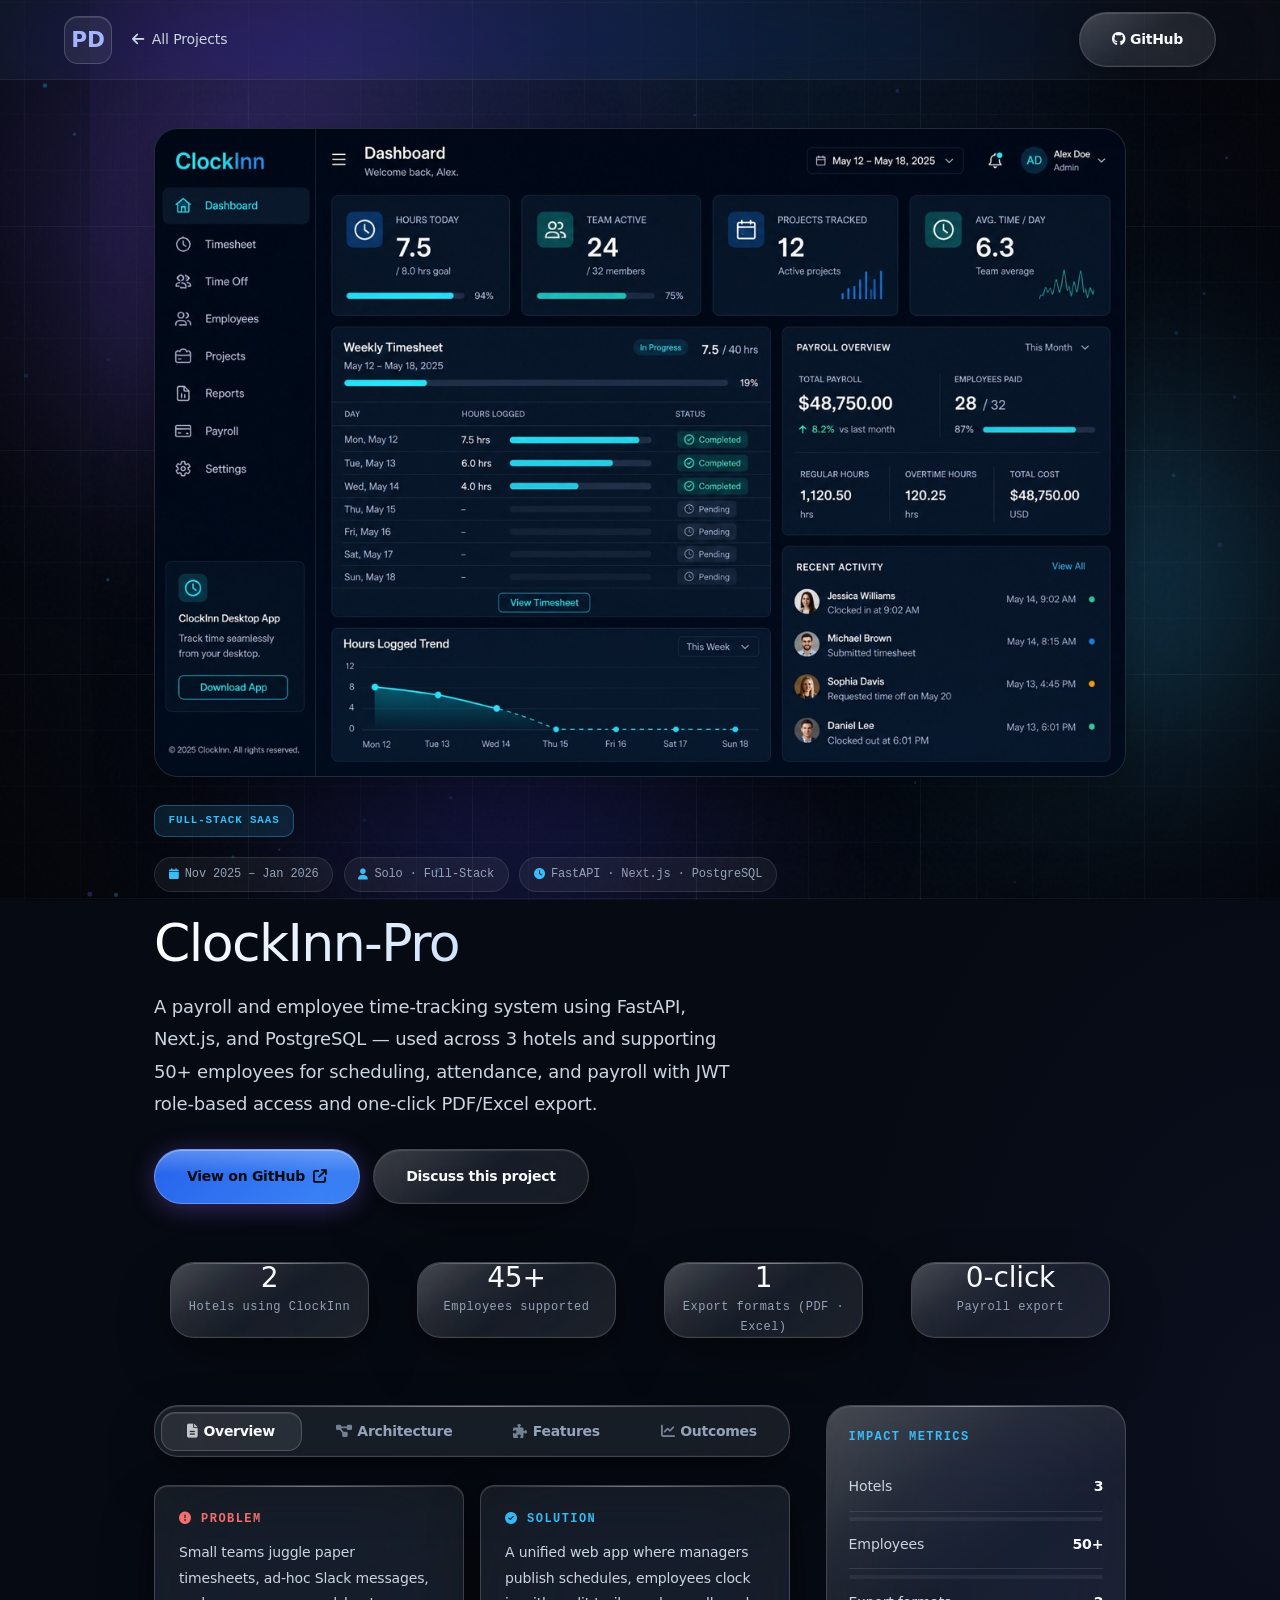
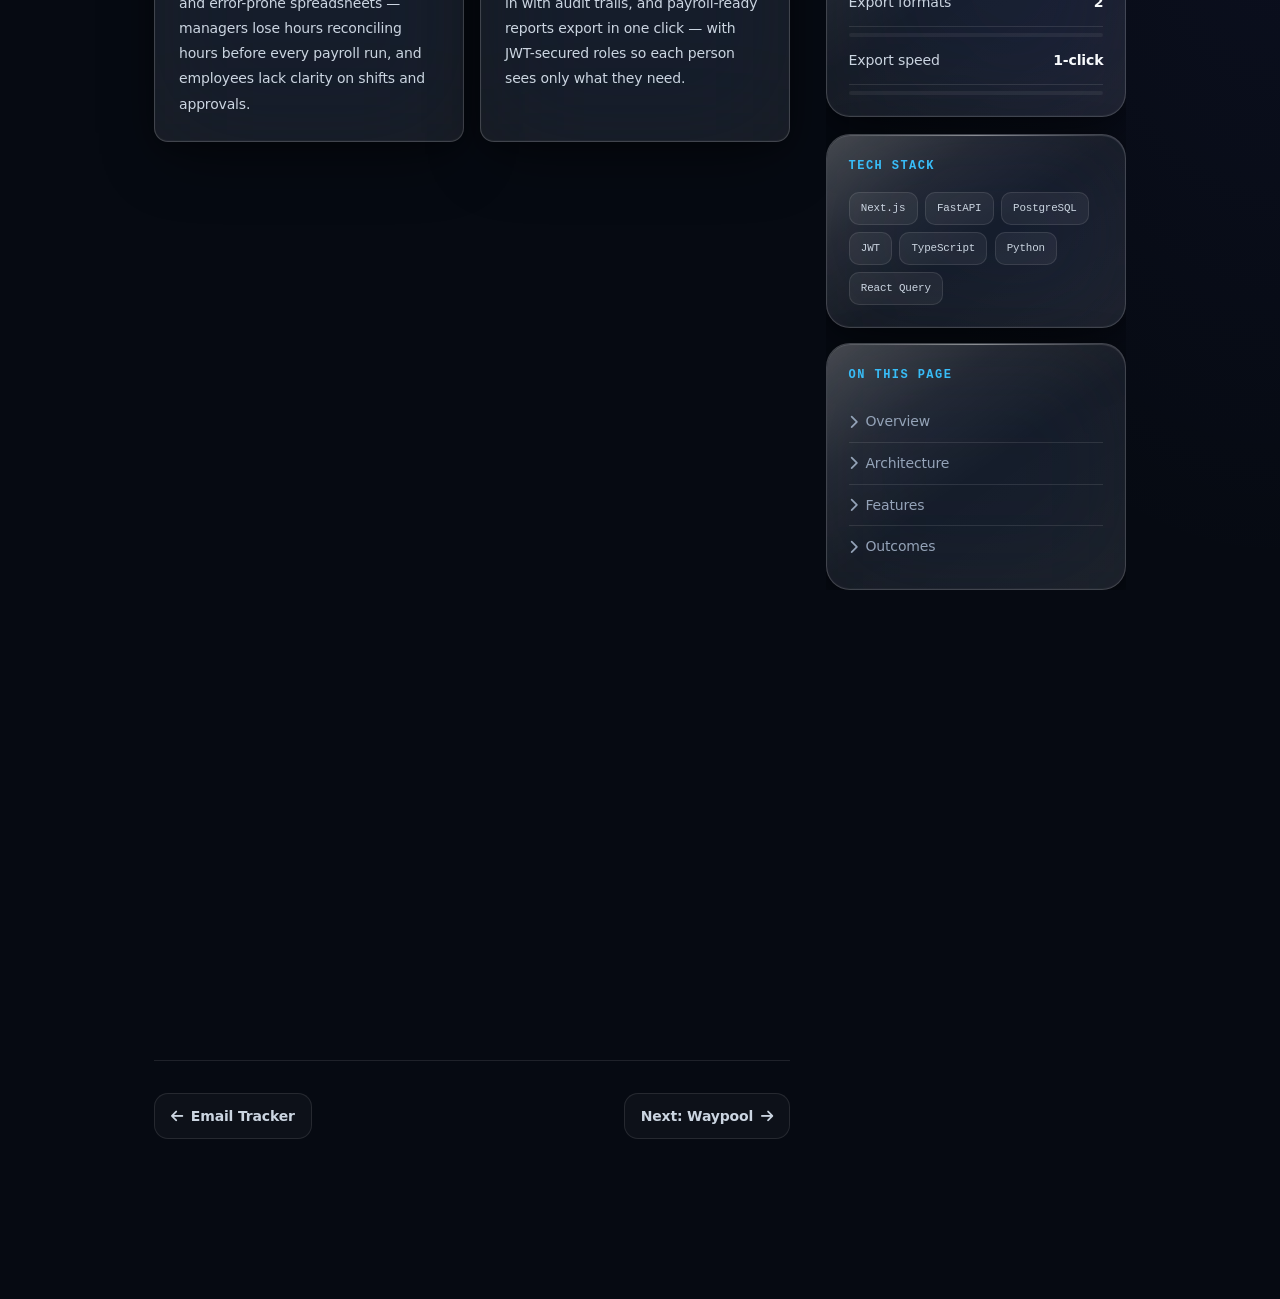
<file: projects/clockinn.html>
<!DOCTYPE html>
<html lang="en">
<head>
  <meta charset="UTF-8">
  <meta name="viewport" content="width=device-width, initial-scale=1.0">
  <title>ClockInn-Pro | Pradhuman Patel</title>
  <link rel="preconnect" href="https://fonts.googleapis.com">
  <link rel="preconnect" href="https://fonts.gstatic.com" crossorigin>
  <link href="https://fonts.googleapis.com/css2?family=Caveat:wght@500;600;700&family=Instrument+Serif:ital@0;1&family=JetBrains+Mono:wght@400;500&family=Manrope:wght@400;500;600;700;800&display=swap" rel="stylesheet">
  <link rel="stylesheet" href="https://cdnjs.cloudflare.com/ajax/libs/font-awesome/6.5.1/css/all.min.css" crossorigin="anonymous">
  <link rel="stylesheet" href="../css/shared.css">
  <link rel="stylesheet" href="../css/glass.css">
  <link rel="stylesheet" href="../css/typography.css">
  <link rel="stylesheet" href="../css/effects.css">
  <link rel="stylesheet" href="../css/project-detail.css">
</head>
<body>
  <a href="#main" class="skip-link">Skip to content</a>
  <div class="mesh-bg" aria-hidden="true">
    <div class="mesh-blob mesh-blob-1"></div>
    <div class="mesh-blob mesh-blob-2"></div>
    <div class="mesh-blob mesh-blob-3"></div>
  </div>
  <canvas id="grid-canvas" aria-hidden="true"></canvas>
  <canvas id="particle-canvas" aria-hidden="true"></canvas>

  <header class="navbar" id="navbar">
    <div class="nav-left">
      <a href="../index.html" class="logo-badge neo" aria-label="Home">PD</a>
      <a href="../index.html#projects" class="back-link"><i class="fa-solid fa-arrow-left" aria-hidden="true"></i> All Projects</a>
    </div>
    <a href="https://github.com/Pd-Patel-dev" class="btn-glass" target="_blank" rel="noopener noreferrer"><i class="fa-brands fa-github" aria-hidden="true"></i> GitHub</a>
  </header>

  <main class="page-wrap detail-page" id="main">
    <header class="detail-hero">
      <div class="detail-hero-glow" aria-hidden="true"></div>
      <figure class="detail-hero-preview">
        <img
          src="../assets/projects/clockinn.jpg"
          srcset="../assets/projects/clockinn-thumb.png 640w, ../assets/projects/clockinn.jpg 1200w"
          sizes="(max-width: 768px) 100vw, min(1100px, 92vw)"
          alt="ClockInn Pro dashboard preview"
          width="1200"
          height="750"
          loading="eager"
          decoding="async"
        >
      </figure>
      <span class="detail-badge badge-saas">Full-Stack SaaS</span>
      <div class="detail-meta-row">
        <span class="detail-meta-pill"><i class="fa-solid fa-calendar" aria-hidden="true"></i> Nov 2025 – Jan 2026</span>
        <span class="detail-meta-pill"><i class="fa-solid fa-user" aria-hidden="true"></i> Solo · Full-Stack</span>
        <span class="detail-meta-pill"><i class="fa-solid fa-clock" aria-hidden="true"></i> FastAPI · Next.js · PostgreSQL</span>
      </div>
      <h1>ClockInn-Pro</h1>
      <p class="lead">A payroll and employee time-tracking system using FastAPI, Next.js, and PostgreSQL — used across 3 hotels and supporting 50+ employees for scheduling, attendance, and payroll with JWT role-based access and one-click PDF/Excel export.</p>
      <div class="detail-actions">
        <a href="https://github.com/Pd-Patel-dev" class="btn-primary" target="_blank" rel="noopener noreferrer">View on GitHub <i class="fa-solid fa-arrow-up-right-from-square" aria-hidden="true"></i></a>
        <a href="../index.html#contact" class="btn-glass">Discuss this project</a>
      </div>
      <div class="detail-quick-stats">
        <div class="card-scene quick-stat detail-reveal">
          <div class="card-3d"><div class="card-3d-surface">
            <div class="value" data-count="3" data-suffix="">0</div>
            <div class="label">Hotels using ClockInn</div>
          </div></div>
        </div>
        <div class="card-scene quick-stat detail-reveal">
          <div class="card-3d"><div class="card-3d-surface">
            <div class="value" data-count="50" data-suffix="+">0</div>
            <div class="label">Employees supported</div>
          </div></div>
        </div>
        <div class="card-scene quick-stat detail-reveal">
          <div class="card-3d"><div class="card-3d-surface">
            <div class="value" data-count="2" data-suffix="">0</div>
            <div class="label">Export formats (PDF · Excel)</div>
          </div></div>
        </div>
        <div class="card-scene quick-stat detail-reveal">
          <div class="card-3d"><div class="card-3d-surface">
            <div class="value" data-count="1" data-suffix="-click">0-click</div>
            <div class="label">Payroll export</div>
          </div></div>
        </div>
      </div>
    </header>

    <div class="detail-body">
      <div class="detail-main">
        <nav class="detail-tabs glass" role="tablist" aria-label="Project sections">
          <button type="button" class="detail-tab active" role="tab" aria-selected="true" data-panel="panel-overview"><i class="fa-solid fa-file-lines" aria-hidden="true"></i>Overview</button>
          <button type="button" class="detail-tab" role="tab" aria-selected="false" data-panel="panel-arch"><i class="fa-solid fa-diagram-project" aria-hidden="true"></i>Architecture</button>
          <button type="button" class="detail-tab" role="tab" aria-selected="false" data-panel="panel-features"><i class="fa-solid fa-puzzle-piece" aria-hidden="true"></i>Features</button>
          <button type="button" class="detail-tab" role="tab" aria-selected="false" data-panel="panel-outcomes"><i class="fa-solid fa-chart-line" aria-hidden="true"></i>Outcomes</button>
        </nav>

        <div id="panel-overview" class="detail-panel active" role="tabpanel">
          <div class="ps-grid detail-reveal">
            <div class="ps-block problem glass">
              <h3><i class="fa-solid fa-circle-exclamation" aria-hidden="true"></i> Problem</h3>
              <p>Small teams juggle paper timesheets, ad-hoc Slack messages, and error-prone spreadsheets — managers lose hours reconciling hours before every payroll run, and employees lack clarity on shifts and approvals.</p>
            </div>
            <div class="ps-block solution glass">
              <h3><i class="fa-solid fa-circle-check" aria-hidden="true"></i> Solution</h3>
              <p>A unified web app where managers publish schedules, employees clock in with audit trails, and payroll-ready reports export in one click — with JWT-secured roles so each person sees only what they need.</p>
            </div>
          </div>
          <div class="card-scene detail-card-scene detail-reveal">
            <article class="card-3d detail-card">
              <div class="card-3d-floor"></div>
              <div class="card-3d-rim"></div>
              <div class="card-3d-shine"></div>
              <div class="card-3d-surface">
                <h2><i class="fa-solid fa-bullseye" aria-hidden="true"></i> Project goals</h2>
                <p>Replace manual payroll prep with a trustworthy source of truth for hours worked. Optimize for managers who need fast approvals and employees who need a frictionless mobile clock-in experience.</p>
                <ul class="detail-list">
                  <li>Support scheduling, attendance, and payroll across <strong>3 hotels</strong> for <strong>50+ employees</strong></li>
                  <li>Ship JWT authentication and role-based access for managers and employees across properties</li>
                  <li>Handle overtime, multiple pay rates, and employee hours with clear permissions</li>
                  <li>Deliver one-click export to <strong>PDF and Excel</strong> to cut manual payroll prep</li>
                </ul>
              </div>
            </article>
          </div>
          <div class="feature-grid">
            <div class="feature-item glass detail-reveal">
              <i class="fa-solid fa-calendar-days" aria-hidden="true"></i>
              <h3>Shift scheduling</h3>
              <p>Drag-and-drop weekly grids, recurring templates, and conflict detection before shifts go live.</p>
            </div>
            <div class="feature-item glass detail-reveal">
              <i class="fa-solid fa-fingerprint" aria-hidden="true"></i>
              <h3>Clock-in / out</h3>
              <p>Web and mobile-friendly punches with optional geofence validation and manager override trails.</p>
            </div>
            <div class="feature-item glass detail-reveal">
              <i class="fa-solid fa-user-shield" aria-hidden="true"></i>
              <h3>Role-based access</h3>
              <p>Manager, employee, and payroll roles with scoped APIs — no cross-tenant data leakage.</p>
            </div>
            <div class="feature-item glass detail-reveal">
              <i class="fa-solid fa-file-export" aria-hidden="true"></i>
              <h3>Payroll exports</h3>
              <p>One-click PDF summaries and Excel breakdowns with overtime, PTO, and approval status columns.</p>
            </div>
          </div>
        </div>

        <div id="panel-arch" class="detail-panel" role="tabpanel" hidden>
          <div class="card-scene detail-card-scene detail-reveal">
            <article class="card-3d detail-card">
              <div class="card-3d-floor"></div>
              <div class="card-3d-rim"></div>
              <div class="card-3d-shine"></div>
              <div class="card-3d-surface">
                <h2><i class="fa-solid fa-sitemap" aria-hidden="true"></i> System flow</h2>
                <div class="arch-flow">
                  <div class="arch-node"><i class="fa-brands fa-react"></i><div><strong>Next.js SSR</strong><span>Dashboard · schedules · employee portal</span></div></div>
                  <div class="arch-arrow"><i class="fa-solid fa-arrow-down" aria-hidden="true"></i></div>
                  <div class="arch-node"><i class="fa-solid fa-key"></i><div><strong>JWT auth layer</strong><span>Access + refresh tokens · RBAC middleware</span></div></div>
                  <div class="arch-arrow"><i class="fa-solid fa-arrow-down" aria-hidden="true"></i></div>
                  <div class="arch-node"><i class="fa-solid fa-server"></i><div><strong>FastAPI</strong><span>Time entries · approvals · export jobs</span></div></div>
                  <div class="arch-arrow"><i class="fa-solid fa-arrow-down" aria-hidden="true"></i></div>
                  <div class="arch-node"><i class="fa-solid fa-database"></i><div><strong>PostgreSQL</strong><span>Shifts · punches · payroll snapshots</span></div></div>
                  <div class="arch-arrow"><i class="fa-solid fa-arrow-down" aria-hidden="true"></i></div>
                  <div class="arch-node"><i class="fa-solid fa-file-pdf"></i><div><strong>Export service</strong><span>PDF / Excel generation · signed download URLs</span></div></div>
                </div>
              </div>
            </article>
          </div>
          <div class="detail-split">
            <div class="card-scene detail-card-scene detail-reveal">
              <article class="card-3d detail-card"><div class="card-3d-surface">
                <h2><i class="fa-solid fa-desktop" aria-hidden="true"></i> Frontend</h2>
                <p>Next.js with SSR for fast first paint on manager dashboards. React Query caches shift data; optimistic updates for approvals keep the UI responsive on slow networks.</p>
              </div></article>
            </div>
            <div class="card-scene detail-card-scene detail-reveal">
              <article class="card-3d detail-card"><div class="card-3d-surface">
                <h2><i class="fa-solid fa-shield-halved" aria-hidden="true"></i> Security</h2>
                <p>bcrypt password hashing, HTTP-only refresh cookies, and per-route permission checks. All punch mutations write to an append-only audit log for dispute resolution.</p>
              </div></article>
            </div>
          </div>
        </div>

        <div id="panel-features" class="detail-panel" role="tabpanel" hidden>
          <div class="feature-grid detail-reveal">
            <div class="feature-item glass">
              <i class="fa-solid fa-calendar-days" aria-hidden="true"></i>
              <h3>Scheduling</h3>
              <p>Publish weekly rosters with role assignments, swap requests, and email digests when schedules change.</p>
            </div>
            <div class="feature-item glass">
              <i class="fa-solid fa-stopwatch" aria-hidden="true"></i>
              <h3>Clock-in / out</h3>
              <p>Timestamped punches with break rules, late flags, and manager corrections that preserve the original entry.</p>
            </div>
            <div class="feature-item glass">
              <i class="fa-solid fa-users-gear" aria-hidden="true"></i>
              <h3>RBAC</h3>
              <p>Three roles — Manager, Employee, Payroll — each with dedicated navigation and API scopes enforced server-side.</p>
            </div>
            <div class="feature-item glass">
              <i class="fa-solid fa-file-invoice" aria-hidden="true"></i>
              <h3>Payroll export</h3>
              <p>Generate period-close reports as PDF for review or Excel for import into QuickBooks and similar tools.</p>
            </div>
          </div>
          <div class="card-scene detail-card-scene detail-reveal">
            <article class="card-3d detail-card pipeline-wrap">
              <div class="card-3d-floor"></div>
              <div class="card-3d-rim"></div>
              <div class="card-3d-shine"></div>
              <div class="card-3d-surface">
                <h2><i class="fa-solid fa-users" aria-hidden="true"></i> Role-based workflow</h2>
                <p style="margin-bottom:1.25rem;color:var(--text-muted);font-size:var(--text-sm);">Click each role to see how they interact with the system.</p>
                <div class="pipeline-steps">
                  <button type="button" class="pipeline-step active" data-detail="Managers create teams, publish shift templates, approve time-off, and review flagged punches. They see org-wide dashboards, can override missed clock-ins with notes, and lock pay periods before export.">
                    <span class="pipeline-num">01</span>
                    <div><h3>Manager</h3><p>Schedules · approvals · period close</p></div>
                  </button>
                  <button type="button" class="pipeline-step" data-detail="Employees view their upcoming shifts, clock in and out from any device, request swaps, and track accrued hours. They only access their own punches and cannot see peer data or payroll totals.">
                    <span class="pipeline-num">02</span>
                    <div><h3>Employee</h3><p>Shifts · punches · self-service</p></div>
                  </button>
                  <button type="button" class="pipeline-step" data-detail="Payroll users run one-click exports for locked periods, download PDF summaries for leadership, and pull Excel files with overtime and deduction columns. Read-only access to hours — no schedule editing rights.">
                    <span class="pipeline-num">03</span>
                    <div><h3>Payroll</h3><p>Exports · reconciliation · reporting</p></div>
                  </button>
                </div>
                <div class="pipeline-detail" id="pipeline-detail-text">Managers create teams, publish shift templates, approve time-off, and review flagged punches. They see org-wide dashboards, can override missed clock-ins with notes, and lock pay periods before export.</div>
              </div>
            </article>
          </div>
        </div>

        <div id="panel-outcomes" class="detail-panel" role="tabpanel" hidden>
          <div class="card-scene detail-card-scene detail-reveal">
            <article class="card-3d detail-card">
              <div class="card-3d-surface">
                <h2><i class="fa-solid fa-trophy" aria-hidden="true"></i> Measurable impact</h2>
                <ul class="detail-list">
                  <li><strong>3 hotels</strong> using ClockInn-Pro for scheduling, attendance, and payroll</li>
                  <li><strong>50+ employees</strong> supported across properties with role-based access</li>
                  <li><strong>JWT + RBAC</strong> for managers and employees with separate permissions for scheduling, time records, and payroll</li>
                  <li><strong>2 export formats</strong> — PDF and Excel — in one click for payroll prep</li>
                  <li><strong>Overtime and multi-rate pay</strong> tracked with employee hours for accurate payroll</li>
                </ul>
              </div>
            </article>
          </div>
        </div>

        <nav class="detail-pager" aria-label="Other projects">
          <a href="email-tracker.html" class="pager-link"><i class="fa-solid fa-arrow-left" aria-hidden="true"></i> Email Tracker</a>
          <a href="waypool.html" class="pager-link">Next: Waypool <i class="fa-solid fa-arrow-right" aria-hidden="true"></i></a>
        </nav>
      </div>

      <aside class="detail-sidebar">
        <div class="card-scene sidebar-card">
          <div class="card-3d"><div class="card-3d-surface">
            <h3>Impact metrics</h3>
            <div class="metric-row"><span>Hotels</span><strong>3</strong></div>
            <div class="metric-bar-wrap"><div class="metric-bar" style="--bar:100%"></div></div>
            <div class="metric-row"><span>Employees</span><strong>50+</strong></div>
            <div class="metric-bar-wrap"><div class="metric-bar" style="--bar:100%"></div></div>
            <div class="metric-row"><span>Export formats</span><strong>2</strong></div>
            <div class="metric-bar-wrap"><div class="metric-bar" style="--bar:95%"></div></div>
            <div class="metric-row"><span>Export speed</span><strong>1-click</strong></div>
            <div class="metric-bar-wrap"><div class="metric-bar" style="--bar:95%"></div></div>
          </div></div>
        </div>
        <div class="card-scene sidebar-card">
          <div class="card-3d"><div class="card-3d-surface">
            <h3>Tech stack</h3>
            <div class="stack-list">
              <span class="stack-chip">Next.js</span>
              <span class="stack-chip">FastAPI</span>
              <span class="stack-chip">PostgreSQL</span>
              <span class="stack-chip">JWT</span>
              <span class="stack-chip">TypeScript</span>
              <span class="stack-chip">Python</span>
              <span class="stack-chip">React Query</span>
            </div>
          </div></div>
        </div>
        <div class="card-scene sidebar-card">
          <div class="card-3d"><div class="card-3d-surface">
            <h3>On this page</h3>
            <nav class="sidebar-nav">
              <a href="#" data-panel="panel-overview"><i class="fa-solid fa-chevron-right" aria-hidden="true"></i> Overview</a>
              <a href="#" data-panel="panel-arch"><i class="fa-solid fa-chevron-right" aria-hidden="true"></i> Architecture</a>
              <a href="#" data-panel="panel-features"><i class="fa-solid fa-chevron-right" aria-hidden="true"></i> Features</a>
              <a href="#" data-panel="panel-outcomes"><i class="fa-solid fa-chevron-right" aria-hidden="true"></i> Outcomes</a>
            </nav>
          </div></div>
        </div>
      </aside>
    </div>
  </main>

  <script src="../js/grid-canvas.js"></script>
  <script src="../js/particles.js"></script>
  <script src="../js/spotlight.js"></script>
  <script src="../js/cards-3d.js"></script>
  <script src="../js/project-detail.js"></script>
</body>
</html>
</file>
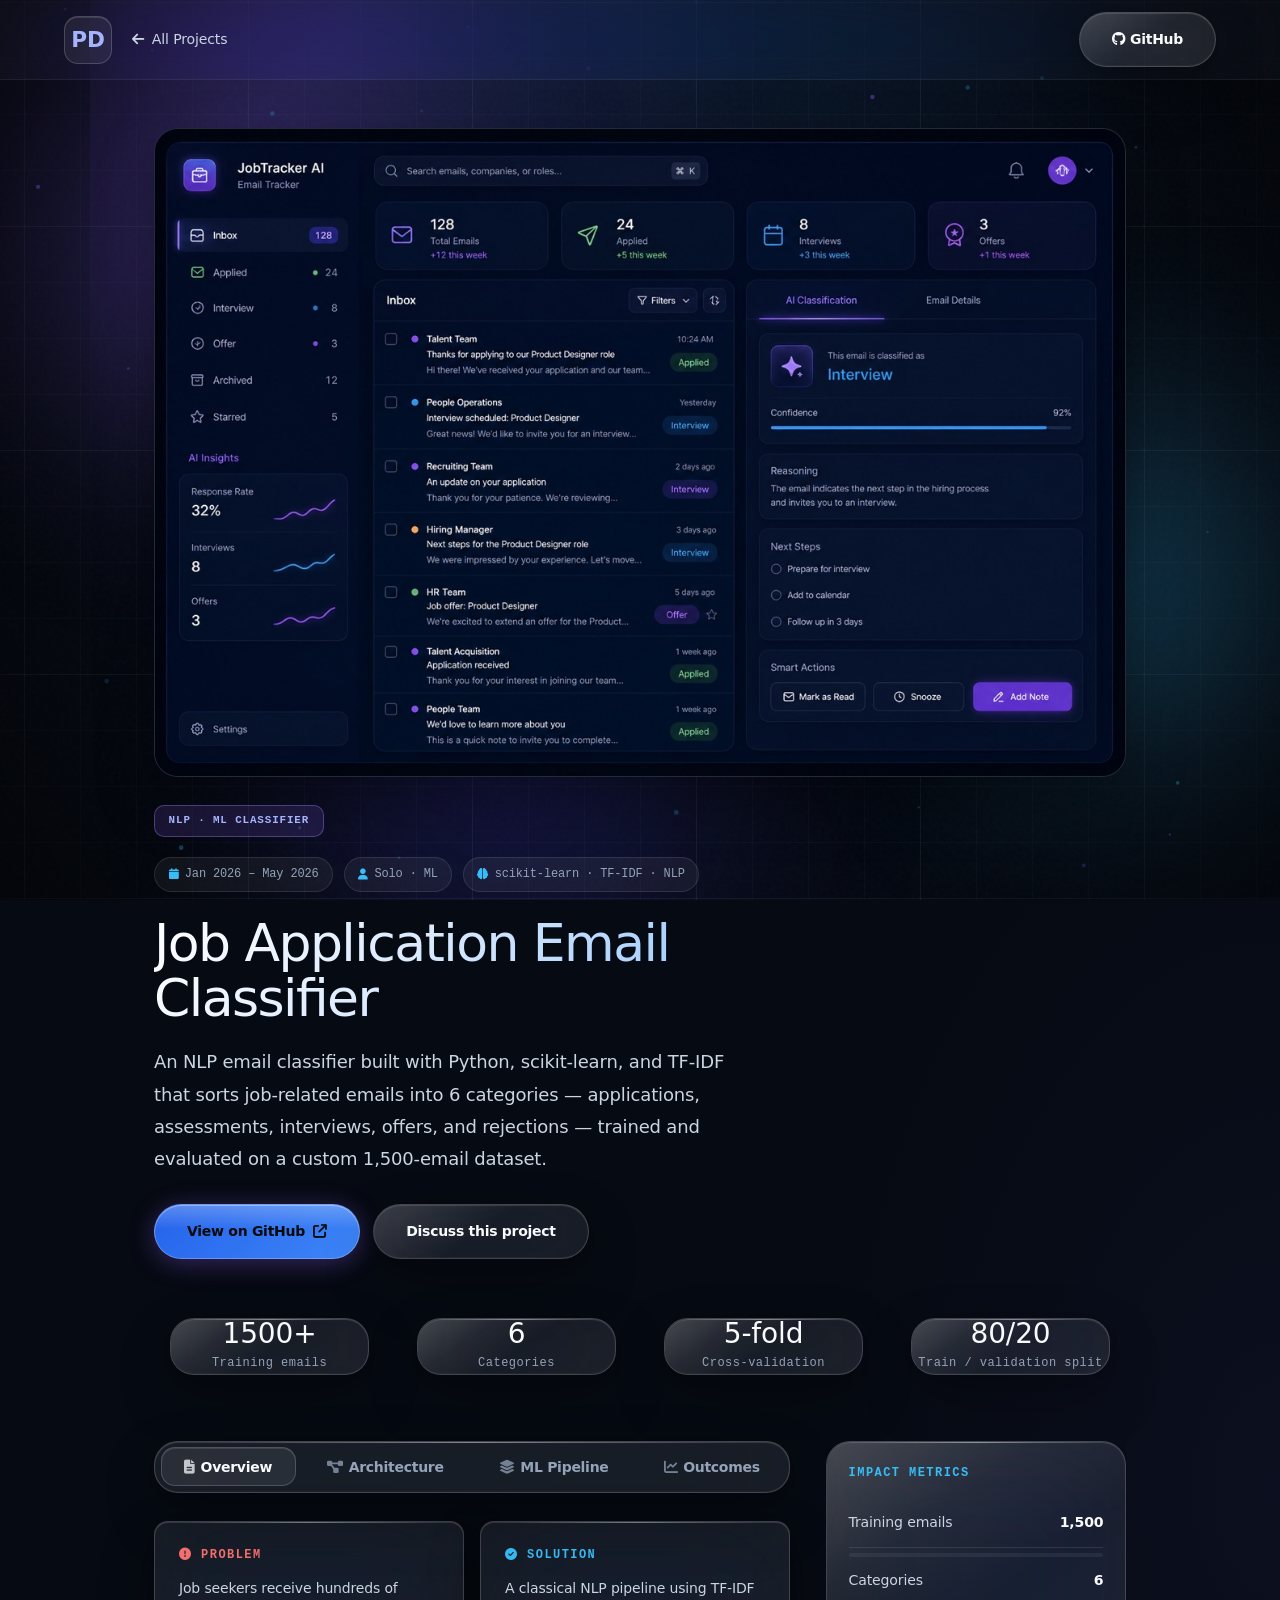
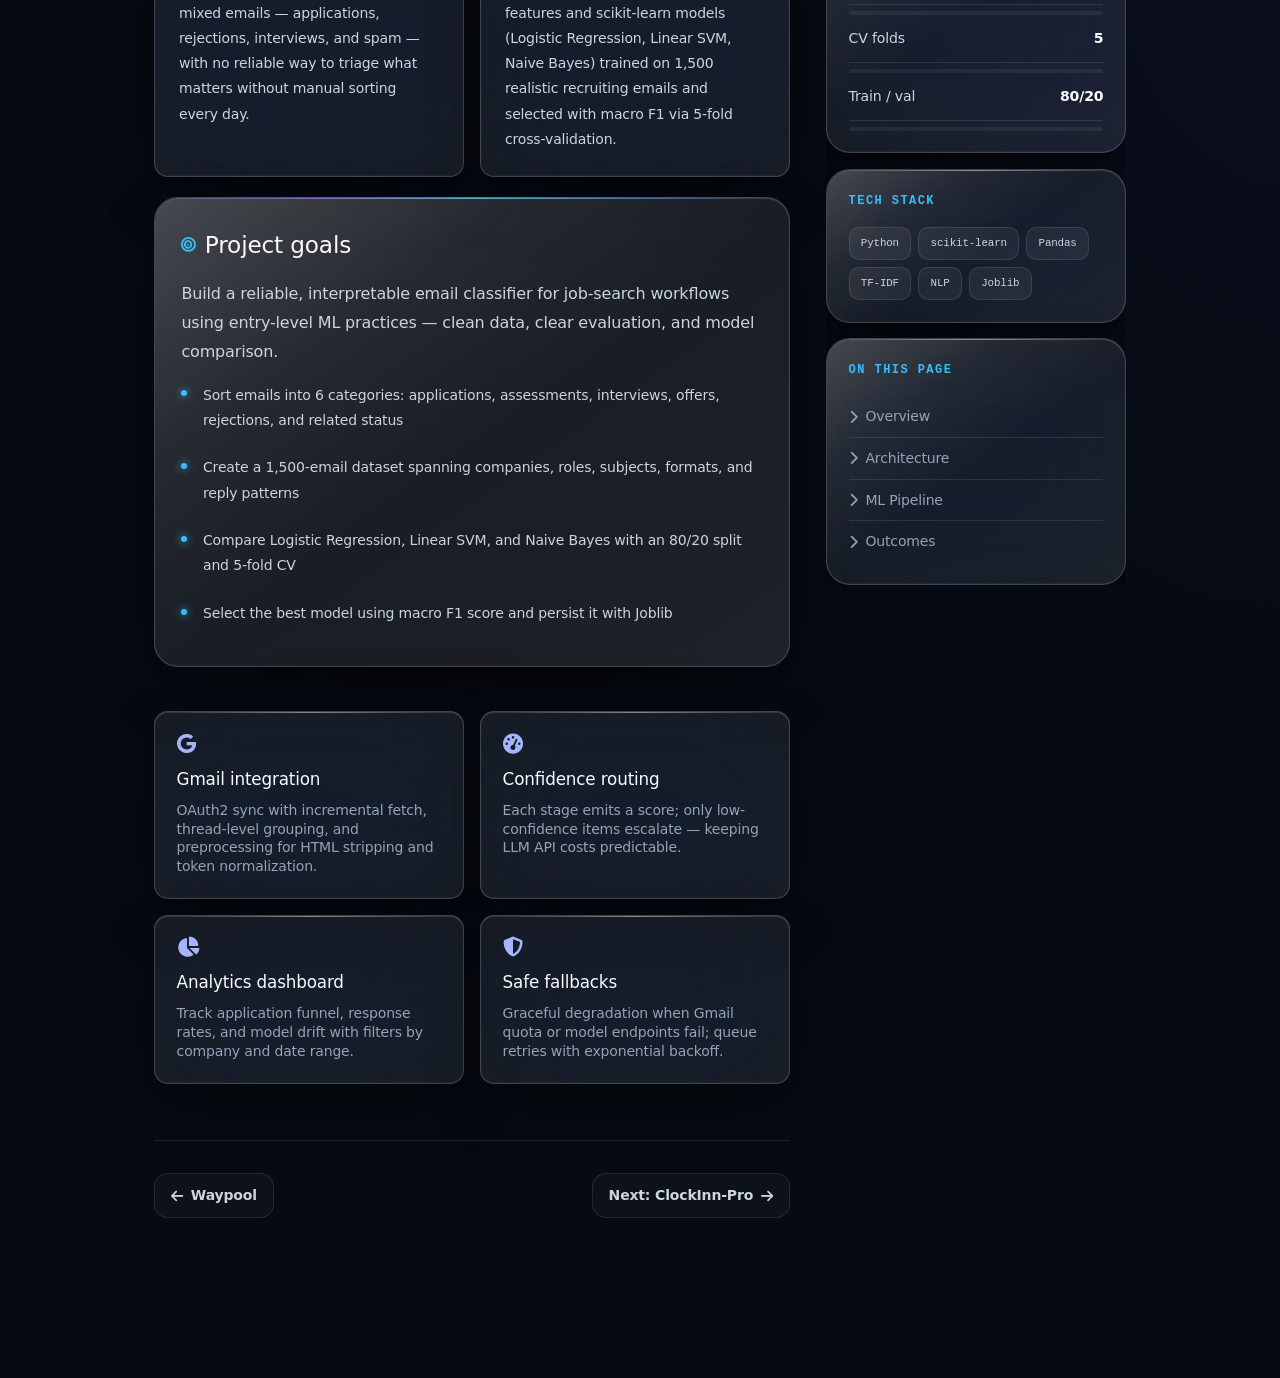
<file: projects/email-tracker.html>
<!DOCTYPE html>
<html lang="en">
<head>
  <meta charset="UTF-8">
  <meta name="viewport" content="width=device-width, initial-scale=1.0">
  <title>Email Tracker | Pradhuman Patel</title>
  <link rel="preconnect" href="https://fonts.googleapis.com">
  <link rel="preconnect" href="https://fonts.gstatic.com" crossorigin>
  <link href="https://fonts.googleapis.com/css2?family=Caveat:wght@500;600;700&family=Instrument+Serif:ital@0;1&family=JetBrains+Mono:wght@400;500&family=Manrope:wght@400;500;600;700;800&display=swap" rel="stylesheet">
  <link rel="stylesheet" href="https://cdnjs.cloudflare.com/ajax/libs/font-awesome/6.5.1/css/all.min.css" crossorigin="anonymous">
  <link rel="stylesheet" href="../css/shared.css">
  <link rel="stylesheet" href="../css/glass.css">
  <link rel="stylesheet" href="../css/typography.css">
  <link rel="stylesheet" href="../css/effects.css">
  <link rel="stylesheet" href="../css/project-detail.css">
</head>
<body>
  <a href="#main" class="skip-link">Skip to content</a>
  <div class="mesh-bg" aria-hidden="true">
    <div class="mesh-blob mesh-blob-1"></div>
    <div class="mesh-blob mesh-blob-2"></div>
    <div class="mesh-blob mesh-blob-3"></div>
  </div>
  <canvas id="grid-canvas" aria-hidden="true"></canvas>
  <canvas id="particle-canvas" aria-hidden="true"></canvas>

  <header class="navbar" id="navbar">
    <div class="nav-left">
      <a href="../index.html" class="logo-badge neo" aria-label="Home">PD</a>
      <a href="../index.html#projects" class="back-link"><i class="fa-solid fa-arrow-left" aria-hidden="true"></i> All Projects</a>
    </div>
    <a href="https://github.com/Pd-Patel-dev" class="btn-glass" target="_blank" rel="noopener noreferrer"><i class="fa-brands fa-github" aria-hidden="true"></i> GitHub</a>
  </header>

  <main class="page-wrap detail-page" id="main">
    <header class="detail-hero">
      <div class="detail-hero-glow" aria-hidden="true"></div>
      <figure class="detail-hero-preview">
        <img
          src="../assets/projects/email-tracker.jpg"
          srcset="../assets/projects/email-tracker-thumb.png 640w, ../assets/projects/email-tracker.jpg 1200w"
          sizes="(max-width: 768px) 100vw,  min(1100px, 92vw)"
          alt="Email Tracker dashboard preview"
          width="1200"
          height="750"
          loading="eager"
          decoding="async"
        >
      </figure>
      <span class="detail-badge badge-ai">NLP · ML Classifier</span>
      <div class="detail-meta-row">
        <span class="detail-meta-pill"><i class="fa-solid fa-calendar" aria-hidden="true"></i> Jan 2026 – May 2026</span>
        <span class="detail-meta-pill"><i class="fa-solid fa-user" aria-hidden="true"></i> Solo · ML</span>
        <span class="detail-meta-pill"><i class="fa-solid fa-brain" aria-hidden="true"></i> scikit-learn · TF-IDF · NLP</span>
      </div>
      <h1>Job Application Email Classifier</h1>
      <p class="lead">An NLP email classifier built with Python, scikit-learn, and TF-IDF that sorts job-related emails into 6 categories — applications, assessments, interviews, offers, and rejections — trained and evaluated on a custom 1,500-email dataset.</p>
      <div class="detail-actions">
        <a href="https://github.com/Pd-Patel-dev" class="btn-primary" target="_blank" rel="noopener noreferrer">View on GitHub <i class="fa-solid fa-arrow-up-right-from-square" aria-hidden="true"></i></a>
        <a href="../index.html#contact" class="btn-glass">Discuss this project</a>
      </div>
      <div class="detail-quick-stats">
        <div class="card-scene quick-stat detail-reveal">
          <div class="card-3d"><div class="card-3d-surface">
            <div class="value" data-count="1500" data-suffix="+">0</div>
            <div class="label">Training emails</div>
          </div></div>
        </div>
        <div class="card-scene quick-stat detail-reveal">
          <div class="card-3d"><div class="card-3d-surface">
            <div class="value" data-count="6" data-suffix="">0</div>
            <div class="label">Categories</div>
          </div></div>
        </div>
        <div class="card-scene quick-stat detail-reveal">
          <div class="card-3d"><div class="card-3d-surface">
            <div class="value" data-count="5" data-suffix="-fold">0</div>
            <div class="label">Cross-validation</div>
          </div></div>
        </div>
        <div class="card-scene quick-stat detail-reveal">
          <div class="card-3d"><div class="card-3d-surface">
            <div class="value">80/20</div>
            <div class="label">Train / validation split</div>
          </div></div>
        </div>
      </div>
    </header>

    <div class="detail-body">
      <div class="detail-main">
        <nav class="detail-tabs glass" role="tablist" aria-label="Project sections">
          <button type="button" class="detail-tab active" role="tab" aria-selected="true" data-panel="panel-overview"><i class="fa-solid fa-file-lines" aria-hidden="true"></i>Overview</button>
          <button type="button" class="detail-tab" role="tab" aria-selected="false" data-panel="panel-arch"><i class="fa-solid fa-diagram-project" aria-hidden="true"></i>Architecture</button>
          <button type="button" class="detail-tab" role="tab" aria-selected="false" data-panel="panel-pipeline"><i class="fa-solid fa-layer-group" aria-hidden="true"></i>ML Pipeline</button>
          <button type="button" class="detail-tab" role="tab" aria-selected="false" data-panel="panel-outcomes"><i class="fa-solid fa-chart-line" aria-hidden="true"></i>Outcomes</button>
        </nav>

        <div id="panel-overview" class="detail-panel active" role="tabpanel">
          <div class="ps-grid detail-reveal">
            <div class="ps-block problem glass">
              <h3><i class="fa-solid fa-circle-exclamation" aria-hidden="true"></i> Problem</h3>
              <p>Job seekers receive hundreds of mixed emails — applications, rejections, interviews, and spam — with no reliable way to triage what matters without manual sorting every day.</p>
            </div>
            <div class="ps-block solution glass">
              <h3><i class="fa-solid fa-circle-check" aria-hidden="true"></i> Solution</h3>
              <p>A classical NLP pipeline using TF-IDF features and scikit-learn models (Logistic Regression, Linear SVM, Naive Bayes) trained on 1,500 realistic recruiting emails and selected with macro F1 via 5-fold cross-validation.</p>
            </div>
          </div>
          <div class="card-scene detail-card-scene detail-reveal">
            <article class="card-3d detail-card">
              <div class="card-3d-floor"></div>
              <div class="card-3d-rim"></div>
              <div class="card-3d-shine"></div>
              <div class="card-3d-surface">
                <h2><i class="fa-solid fa-bullseye" aria-hidden="true"></i> Project goals</h2>
                <p>Build a reliable, interpretable email classifier for job-search workflows using entry-level ML practices — clean data, clear evaluation, and model comparison.</p>
                <ul class="detail-list">
                  <li>Sort emails into 6 categories: applications, assessments, interviews, offers, rejections, and related status</li>
                  <li>Create a 1,500-email dataset spanning companies, roles, subjects, formats, and reply patterns</li>
                  <li>Compare Logistic Regression, Linear SVM, and Naive Bayes with an 80/20 split and 5-fold CV</li>
                  <li>Select the best model using macro F1 score and persist it with Joblib</li>
                </ul>
              </div>
            </article>
          </div>
          <div class="feature-grid">
            <div class="feature-item glass detail-reveal">
              <i class="fa-brands fa-google" aria-hidden="true"></i>
              <h3>Gmail integration</h3>
              <p>OAuth2 sync with incremental fetch, thread-level grouping, and preprocessing for HTML stripping and token normalization.</p>
            </div>
            <div class="feature-item glass detail-reveal">
              <i class="fa-solid fa-gauge-high" aria-hidden="true"></i>
              <h3>Confidence routing</h3>
              <p>Each stage emits a score; only low-confidence items escalate — keeping LLM API costs predictable.</p>
            </div>
            <div class="feature-item glass detail-reveal">
              <i class="fa-solid fa-chart-pie" aria-hidden="true"></i>
              <h3>Analytics dashboard</h3>
              <p>Track application funnel, response rates, and model drift with filters by company and date range.</p>
            </div>
            <div class="feature-item glass detail-reveal">
              <i class="fa-solid fa-shield-halved" aria-hidden="true"></i>
              <h3>Safe fallbacks</h3>
              <p>Graceful degradation when Gmail quota or model endpoints fail; queue retries with exponential backoff.</p>
            </div>
          </div>
        </div>

        <div id="panel-arch" class="detail-panel" role="tabpanel" hidden>
          <div class="card-scene detail-card-scene detail-reveal">
            <article class="card-3d detail-card">
              <div class="card-3d-floor"></div>
              <div class="card-3d-rim"></div>
              <div class="card-3d-shine"></div>
              <div class="card-3d-surface">
                <h2><i class="fa-solid fa-sitemap" aria-hidden="true"></i> System flow</h2>
                <div class="arch-flow">
                  <div class="arch-node"><i class="fa-brands fa-google"></i><div><strong>Gmail API</strong><span>OAuth2 · thread sync · rate-limit aware</span></div></div>
                  <div class="arch-arrow"><i class="fa-solid fa-arrow-down" aria-hidden="true"></i></div>
                  <div class="arch-node"><i class="fa-solid fa-filter"></i><div><strong>Preprocessor</strong><span>HTML strip · dedupe · feature extraction</span></div></div>
                  <div class="arch-arrow"><i class="fa-solid fa-arrow-down" aria-hidden="true"></i></div>
                  <div class="arch-node"><i class="fa-solid fa-brain"></i><div><strong>Classifier service</strong><span>Rules → BERT → LLM · FastAPI · ONNX runtime</span></div></div>
                  <div class="arch-arrow"><i class="fa-solid fa-arrow-down" aria-hidden="true"></i></div>
                  <div class="arch-node"><i class="fa-solid fa-database"></i><div><strong>PostgreSQL + cache</strong><span>Labels · audit log · metrics</span></div></div>
                  <div class="arch-arrow"><i class="fa-solid fa-arrow-down" aria-hidden="true"></i></div>
                  <div class="arch-node"><i class="fa-solid fa-desktop"></i><div><strong>React dashboard</strong><span>Status boards · filters · export</span></div></div>
                </div>
              </div>
            </article>
          </div>
          <div class="detail-split">
            <div class="card-scene detail-card-scene detail-reveal">
              <article class="card-3d detail-card"><div class="card-3d-surface">
                <h2><i class="fa-solid fa-server" aria-hidden="true"></i> Backend</h2>
                <p>FastAPI with async workers, structured logging, and health checks. ONNX Runtime serves quantized BERT for batch and single inference paths.</p>
              </div></article>
            </div>
            <div class="card-scene detail-card-scene detail-reveal">
              <article class="card-3d detail-card"><div class="card-3d-surface">
                <h2><i class="fa-solid fa-palette" aria-hidden="true"></i> Frontend</h2>
                <p>React SPA with optimistic UI, skeleton loaders, and accessible status chips. API client handles pagination and real-time poll for sync jobs.</p>
              </div></article>
            </div>
          </div>
        </div>

        <div id="panel-pipeline" class="detail-panel" role="tabpanel" hidden>
          <div class="card-scene detail-card-scene detail-reveal">
            <article class="card-3d detail-card pipeline-wrap">
              <div class="card-3d-floor"></div>
              <div class="card-3d-rim"></div>
              <div class="card-3d-shine"></div>
              <div class="card-3d-surface">
                <h2><i class="fa-solid fa-layer-group" aria-hidden="true"></i> Interactive pipeline</h2>
                <p style="margin-bottom:1.25rem;color:var(--text-muted);font-size:var(--text-sm);">Click each stage to see how emails are processed.</p>
                <div class="pipeline-steps">
                  <button type="button" class="pipeline-step active" data-detail="Stage 1 applies regex and keyword rules for senders like Greenhouse, Lever, and LinkedIn. Matches return instantly with 99%+ confidence — zero model cost. Handles ~45% of volume.">
                    <span class="pipeline-num">01</span>
                    <div><h3>Rule engine</h3><p>Instant classification for known patterns</p></div>
                  </button>
                  <button type="button" class="pipeline-step" data-detail="Stage 2 runs fine-tuned BERT (12-layer) on subject + body embeddings. Trained on 10K+ hand-labeled samples. ONNX int8 quantization cuts inference from ~120ms to ~40ms per email on CPU.">
                    <span class="pipeline-num">02</span>
                    <div><h3>BERT classifier</h3><p>Semantic understanding · 91% precision</p></div>
                  </button>
                  <button type="button" class="pipeline-step" data-detail="Stage 3 sends only emails below 0.72 confidence to an LLM with a strict JSON schema. Structured output maps to application / interview / rejection / other. Capped at 8% of total volume to control cost.">
                    <span class="pipeline-num">03</span>
                    <div><h3>LLM fallback</h3><p>Edge cases · schema-validated responses</p></div>
                  </button>
                </div>
                <div class="pipeline-detail" id="pipeline-detail-text">Stage 1 applies regex and keyword rules for senders like Greenhouse, Lever, and LinkedIn. Matches return instantly with 99%+ confidence — zero model cost. Handles ~45% of volume.</div>
              </div>
            </article>
          </div>
        </div>

        <div id="panel-outcomes" class="detail-panel" role="tabpanel" hidden>
          <div class="card-scene detail-card-scene detail-reveal">
            <article class="card-3d detail-card">
              <div class="card-3d-surface">
                <h2><i class="fa-solid fa-trophy" aria-hidden="true"></i> Measurable impact</h2>
                <ul class="detail-list">
                  <li><strong>1,500 training emails</strong> spanning companies, roles, subjects, formats, and reply patterns</li>
                  <li><strong>6 categories</strong> covering applications, assessments, interviews, offers, rejections, and related status</li>
                  <li><strong>80/20 train–validation split</strong> with <strong>5-fold cross-validation</strong> for robust model selection</li>
                  <li><strong>Model comparison</strong> across Logistic Regression, Linear SVM, and Naive Bayes using macro F1</li>
                  <li><strong>Joblib persistence</strong> for the best-performing classifier in reuse and evaluation</li>
                </ul>
              </div>
            </article>
          </div>
        </div>

        <nav class="detail-pager" aria-label="Other projects">
          <a href="waypool.html" class="pager-link"><i class="fa-solid fa-arrow-left" aria-hidden="true"></i> Waypool</a>
          <a href="clockinn.html" class="pager-link">Next: ClockInn-Pro <i class="fa-solid fa-arrow-right" aria-hidden="true"></i></a>
        </nav>
      </div>

      <aside class="detail-sidebar">
        <div class="card-scene sidebar-card">
          <div class="card-3d"><div class="card-3d-surface">
            <h3>Impact metrics</h3>
            <div class="metric-row"><span>Training emails</span><strong>1,500</strong></div>
            <div class="metric-bar-wrap"><div class="metric-bar" style="--bar:100%"></div></div>
            <div class="metric-row"><span>Categories</span><strong>6</strong></div>
            <div class="metric-bar-wrap"><div class="metric-bar" style="--bar:85%"></div></div>
            <div class="metric-row"><span>CV folds</span><strong>5</strong></div>
            <div class="metric-bar-wrap"><div class="metric-bar" style="--bar:90%"></div></div>
            <div class="metric-row"><span>Train / val</span><strong>80/20</strong></div>
            <div class="metric-bar-wrap"><div class="metric-bar" style="--bar:80%"></div></div>
          </div></div>
        </div>
        <div class="card-scene sidebar-card">
          <div class="card-3d"><div class="card-3d-surface">
            <h3>Tech stack</h3>
            <div class="stack-list">
              <span class="stack-chip">Python</span>
              <span class="stack-chip">scikit-learn</span>
              <span class="stack-chip">Pandas</span>
              <span class="stack-chip">TF-IDF</span>
              <span class="stack-chip">NLP</span>
              <span class="stack-chip">Joblib</span>
            </div>
          </div></div>
        </div>
        <div class="card-scene sidebar-card">
          <div class="card-3d"><div class="card-3d-surface">
            <h3>On this page</h3>
            <nav class="sidebar-nav">
              <a href="#" data-panel="panel-overview"><i class="fa-solid fa-chevron-right" aria-hidden="true"></i> Overview</a>
              <a href="#" data-panel="panel-arch"><i class="fa-solid fa-chevron-right" aria-hidden="true"></i> Architecture</a>
              <a href="#" data-panel="panel-pipeline"><i class="fa-solid fa-chevron-right" aria-hidden="true"></i> ML Pipeline</a>
              <a href="#" data-panel="panel-outcomes"><i class="fa-solid fa-chevron-right" aria-hidden="true"></i> Outcomes</a>
            </nav>
          </div></div>
        </div>
      </aside>
    </div>
  </main>

  <script src="../js/grid-canvas.js"></script>
  <script src="../js/particles.js"></script>
  <script src="../js/spotlight.js"></script>
  <script src="../js/cards-3d.js"></script>
  <script src="../js/project-detail.js"></script>
</body>
</html>
</file>
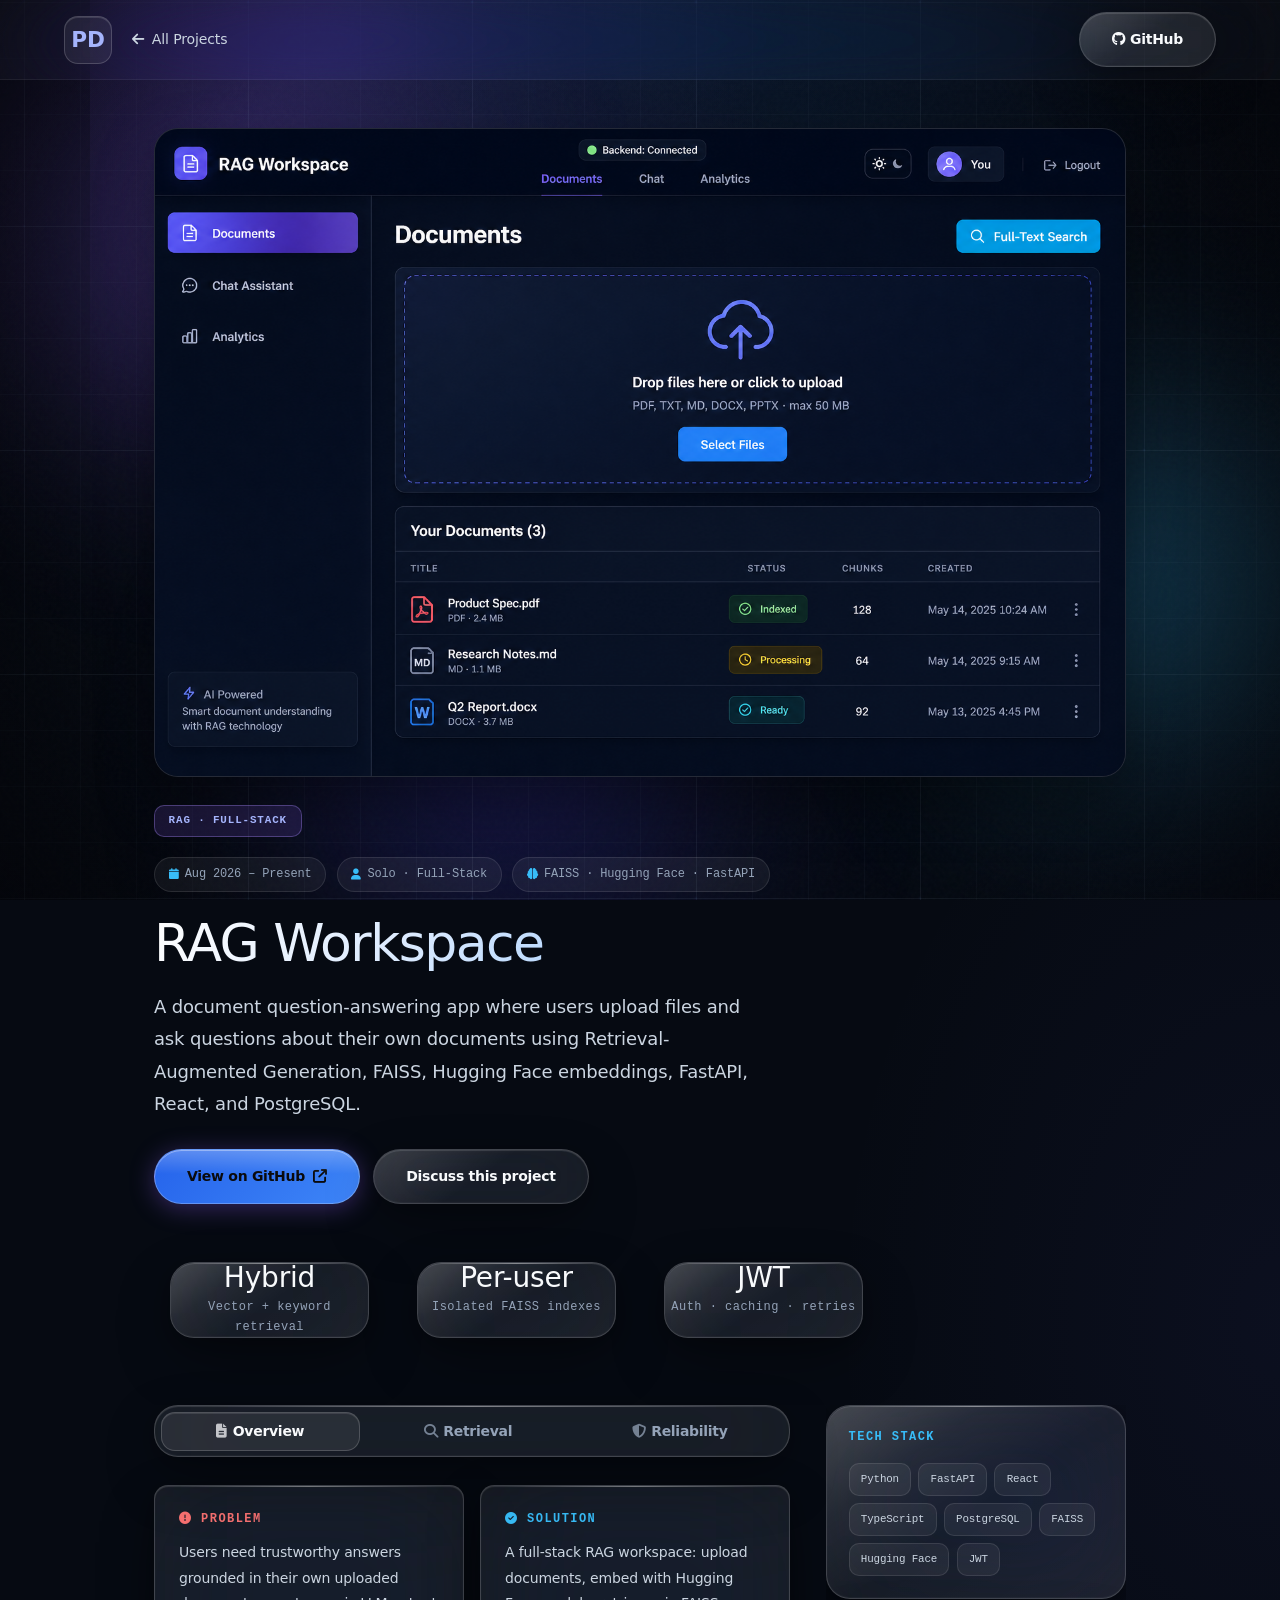
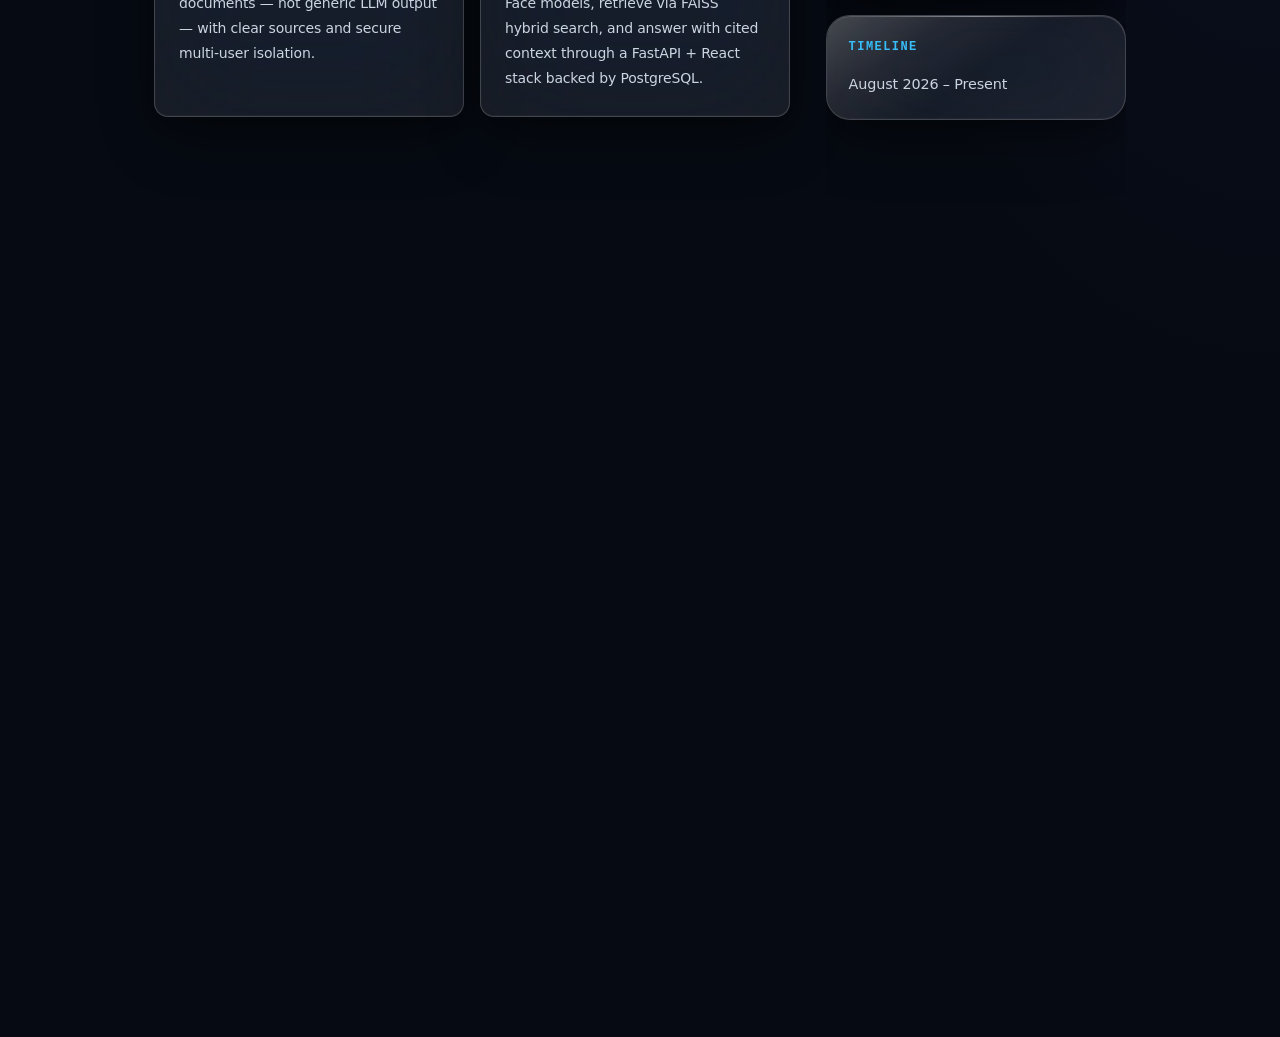
<file: projects/rag-workspace.html>
<!DOCTYPE html>
<html lang="en">
<head>
  <meta charset="UTF-8">
  <meta name="viewport" content="width=device-width, initial-scale=1.0">
  <title>RAG Workspace | Pradhuman Patel</title>
  <link rel="preconnect" href="https://fonts.googleapis.com">
  <link rel="preconnect" href="https://fonts.gstatic.com" crossorigin>
  <link href="https://fonts.googleapis.com/css2?family=Caveat:wght@500;600;700&family=Instrument+Serif:ital@0;1&family=JetBrains+Mono:wght@400;500&family=Manrope:wght@400;500;600;700;800&display=swap" rel="stylesheet">
  <link rel="stylesheet" href="https://cdnjs.cloudflare.com/ajax/libs/font-awesome/6.5.1/css/all.min.css" crossorigin="anonymous">
  <link rel="stylesheet" href="../css/shared.css">
  <link rel="stylesheet" href="../css/glass.css">
  <link rel="stylesheet" href="../css/typography.css">
  <link rel="stylesheet" href="../css/effects.css">
  <link rel="stylesheet" href="../css/project-detail.css">
</head>
<body>
  <a href="#main" class="skip-link">Skip to content</a>
  <div class="mesh-bg" aria-hidden="true">
    <div class="mesh-blob mesh-blob-1"></div>
    <div class="mesh-blob mesh-blob-2"></div>
    <div class="mesh-blob mesh-blob-3"></div>
  </div>
  <canvas id="grid-canvas" aria-hidden="true"></canvas>
  <canvas id="particle-canvas" aria-hidden="true"></canvas>

  <header class="navbar" id="navbar">
    <div class="nav-left">
      <a href="../index.html" class="logo-badge neo" aria-label="Home">PD</a>
      <a href="../index.html#projects" class="back-link"><i class="fa-solid fa-arrow-left" aria-hidden="true"></i> All Projects</a>
    </div>
    <a href="https://github.com/Pd-Patel-dev" class="btn-glass" target="_blank" rel="noopener noreferrer"><i class="fa-brands fa-github" aria-hidden="true"></i> GitHub</a>
  </header>

  <main class="page-wrap detail-page" id="main">
    <header class="detail-hero">
      <div class="detail-hero-glow" aria-hidden="true"></div>
      <figure class="detail-hero-preview">
        <img
          src="../assets/projects/rag-workspace.png"
          srcset="../assets/projects/rag-workspace-thumb.png 640w, ../assets/projects/rag-workspace.png 1200w"
          sizes="(max-width: 768px) 100vw, min(1100px, 92vw)"
          alt="RAG Workspace — documents dashboard with upload and indexed files"
          width="1200"
          height="750"
          loading="eager"
          decoding="async"
        >
      </figure>
      <span class="detail-badge badge-ai">RAG · Full-Stack</span>
      <div class="detail-meta-row">
        <span class="detail-meta-pill"><i class="fa-solid fa-calendar" aria-hidden="true"></i> Aug 2026 – Present</span>
        <span class="detail-meta-pill"><i class="fa-solid fa-user" aria-hidden="true"></i> Solo · Full-Stack</span>
        <span class="detail-meta-pill"><i class="fa-solid fa-brain" aria-hidden="true"></i> FAISS · Hugging Face · FastAPI</span>
      </div>
      <h1>RAG Workspace</h1>
      <p class="lead">A document question-answering app where users upload files and ask questions about their own documents using Retrieval-Augmented Generation, FAISS, Hugging Face embeddings, FastAPI, React, and PostgreSQL.</p>
      <div class="detail-actions">
        <a href="https://github.com/Pd-Patel-dev" class="btn-primary" target="_blank" rel="noopener noreferrer">View on GitHub <i class="fa-solid fa-arrow-up-right-from-square" aria-hidden="true"></i></a>
        <a href="../index.html#contact" class="btn-glass">Discuss this project</a>
      </div>
      <div class="detail-quick-stats">
        <div class="card-scene quick-stat detail-reveal">
          <div class="card-3d"><div class="card-3d-surface">
            <div class="value">Hybrid</div>
            <div class="label">Vector + keyword retrieval</div>
          </div></div>
        </div>
        <div class="card-scene quick-stat detail-reveal">
          <div class="card-3d"><div class="card-3d-surface">
            <div class="value">Per-user</div>
            <div class="label">Isolated FAISS indexes</div>
          </div></div>
        </div>
        <div class="card-scene quick-stat detail-reveal">
          <div class="card-3d"><div class="card-3d-surface">
            <div class="value">JWT</div>
            <div class="label">Auth · caching · retries</div>
          </div></div>
        </div>
      </div>
    </header>

    <div class="detail-body">
      <div class="detail-main">
        <nav class="detail-tabs glass" role="tablist" aria-label="Project sections">
          <button type="button" class="detail-tab active" role="tab" aria-selected="true" data-panel="panel-overview"><i class="fa-solid fa-file-lines" aria-hidden="true"></i>Overview</button>
          <button type="button" class="detail-tab" role="tab" aria-selected="false" data-panel="panel-retrieval"><i class="fa-solid fa-magnifying-glass" aria-hidden="true"></i>Retrieval</button>
          <button type="button" class="detail-tab" role="tab" aria-selected="false" data-panel="panel-reliability"><i class="fa-solid fa-shield-halved" aria-hidden="true"></i>Reliability</button>
        </nav>

        <div id="panel-overview" class="detail-panel active" role="tabpanel">
          <div class="ps-grid detail-reveal">
            <div class="ps-block problem glass">
              <h3><i class="fa-solid fa-circle-exclamation" aria-hidden="true"></i> Problem</h3>
              <p>Users need trustworthy answers grounded in their own uploaded documents — not generic LLM output — with clear sources and secure multi-user isolation.</p>
            </div>
            <div class="ps-block solution glass">
              <h3><i class="fa-solid fa-circle-check" aria-hidden="true"></i> Solution</h3>
              <p>A full-stack RAG workspace: upload documents, embed with Hugging Face models, retrieve via FAISS hybrid search, and answer with cited context through a FastAPI + React stack backed by PostgreSQL.</p>
            </div>
          </div>
          <div class="card-scene detail-card-scene detail-reveal">
            <article class="card-3d detail-card">
              <div class="card-3d-floor"></div>
              <div class="card-3d-rim"></div>
              <div class="card-3d-shine"></div>
              <div class="card-3d-surface">
                <h2><i class="fa-solid fa-bullseye" aria-hidden="true"></i> What I built</h2>
                <ul class="detail-list">
                  <li>Document Q&amp;A app for uploading files and asking questions over personal corpora using RAG</li>
                  <li>Stack: Python, FastAPI, React, TypeScript, PostgreSQL, FAISS, and Hugging Face embeddings</li>
                  <li>Source citations so answers stay grounded in retrieved document chunks</li>
                  <li>Separate FAISS indexes per user for secure, isolated retrieval</li>
                </ul>
              </div>
            </article>
          </div>
          <div class="feature-grid">
            <div class="feature-item glass detail-reveal">
              <i class="fa-solid fa-file-arrow-up" aria-hidden="true"></i>
              <h3>Document upload</h3>
              <p>Users upload files and query their own documents through a React TypeScript frontend.</p>
            </div>
            <div class="feature-item glass detail-reveal">
              <i class="fa-solid fa-vector-square" aria-hidden="true"></i>
              <h3>Embeddings</h3>
              <p>Hugging Face embeddings feed FAISS indexes for semantic retrieval over chunked content.</p>
            </div>
            <div class="feature-item glass detail-reveal">
              <i class="fa-solid fa-quote-left" aria-hidden="true"></i>
              <h3>Source citations</h3>
              <p>Answers surface the document context used so users can verify claims.</p>
            </div>
            <div class="feature-item glass detail-reveal">
              <i class="fa-solid fa-database" aria-hidden="true"></i>
              <h3>PostgreSQL</h3>
              <p>Persistent metadata, auth, and app state alongside vector indexes.</p>
            </div>
          </div>
        </div>

        <div id="panel-retrieval" class="detail-panel" role="tabpanel" hidden>
          <div class="card-scene detail-card-scene detail-reveal">
            <article class="card-3d detail-card">
              <div class="card-3d-floor"></div>
              <div class="card-3d-rim"></div>
              <div class="card-3d-shine"></div>
              <div class="card-3d-surface">
                <h2><i class="fa-solid fa-layer-group" aria-hidden="true"></i> Hybrid retrieval pipeline</h2>
                <p>Built a retrieval system that combines multiple strategies to surface useful information from uploaded documents:</p>
                <ul class="detail-list">
                  <li>Vector search over FAISS embeddings for semantic matches</li>
                  <li>Keyword search for exact term and entity hits</li>
                  <li>Query expansion and multi-query search to broaden recall</li>
                  <li>Result ranking and context filtering before generation</li>
                </ul>
              </div>
            </article>
          </div>
        </div>

        <div id="panel-reliability" class="detail-panel" role="tabpanel" hidden>
          <div class="card-scene detail-card-scene detail-reveal">
            <article class="card-3d detail-card">
              <div class="card-3d-floor"></div>
              <div class="card-3d-rim"></div>
              <div class="card-3d-shine"></div>
              <div class="card-3d-surface">
                <h2><i class="fa-solid fa-lock" aria-hidden="true"></i> Security &amp; reliability</h2>
                <ul class="detail-list">
                  <li>JWT authentication for protected document and query APIs</li>
                  <li>Separate FAISS indexes per user to keep corpora isolated</li>
                  <li>Caching and retry handling for resilient retrieval and generation</li>
                  <li>Health monitoring to track service readiness and failures</li>
                </ul>
              </div>
            </article>
          </div>
        </div>
      </div>

      <aside class="detail-sidebar">
        <div class="card-scene sidebar-card detail-reveal">
          <div class="card-3d"><div class="card-3d-surface">
            <h3>Tech stack</h3>
            <div class="stack-list">
              <span class="stack-chip">Python</span>
              <span class="stack-chip">FastAPI</span>
              <span class="stack-chip">React</span>
              <span class="stack-chip">TypeScript</span>
              <span class="stack-chip">PostgreSQL</span>
              <span class="stack-chip">FAISS</span>
              <span class="stack-chip">Hugging Face</span>
              <span class="stack-chip">JWT</span>
            </div>
          </div></div>
        </div>
        <div class="card-scene sidebar-card detail-reveal">
          <div class="card-3d"><div class="card-3d-surface">
            <h3>Timeline</h3>
            <p style="color: var(--text-secondary); font-size: 0.9rem; margin: 0;">August 2026 – Present</p>
          </div></div>
        </div>
        <div class="card-scene sidebar-card detail-reveal">
          <div class="card-3d"><div class="card-3d-surface">
            <h3>Navigate</h3>
            <nav class="sidebar-nav">
              <a href="../index.html#projects"><i class="fa-solid fa-arrow-left" aria-hidden="true"></i> All projects</a>
              <a href="../index.html#contact"><i class="fa-solid fa-envelope" aria-hidden="true"></i> Contact</a>
            </nav>
          </div></div>
        </div>
      </aside>
    </div>
  </main>

  <script src="../js/grid-canvas.js"></script>
  <script src="../js/project-detail.js"></script>
</body>
</html>
</file>
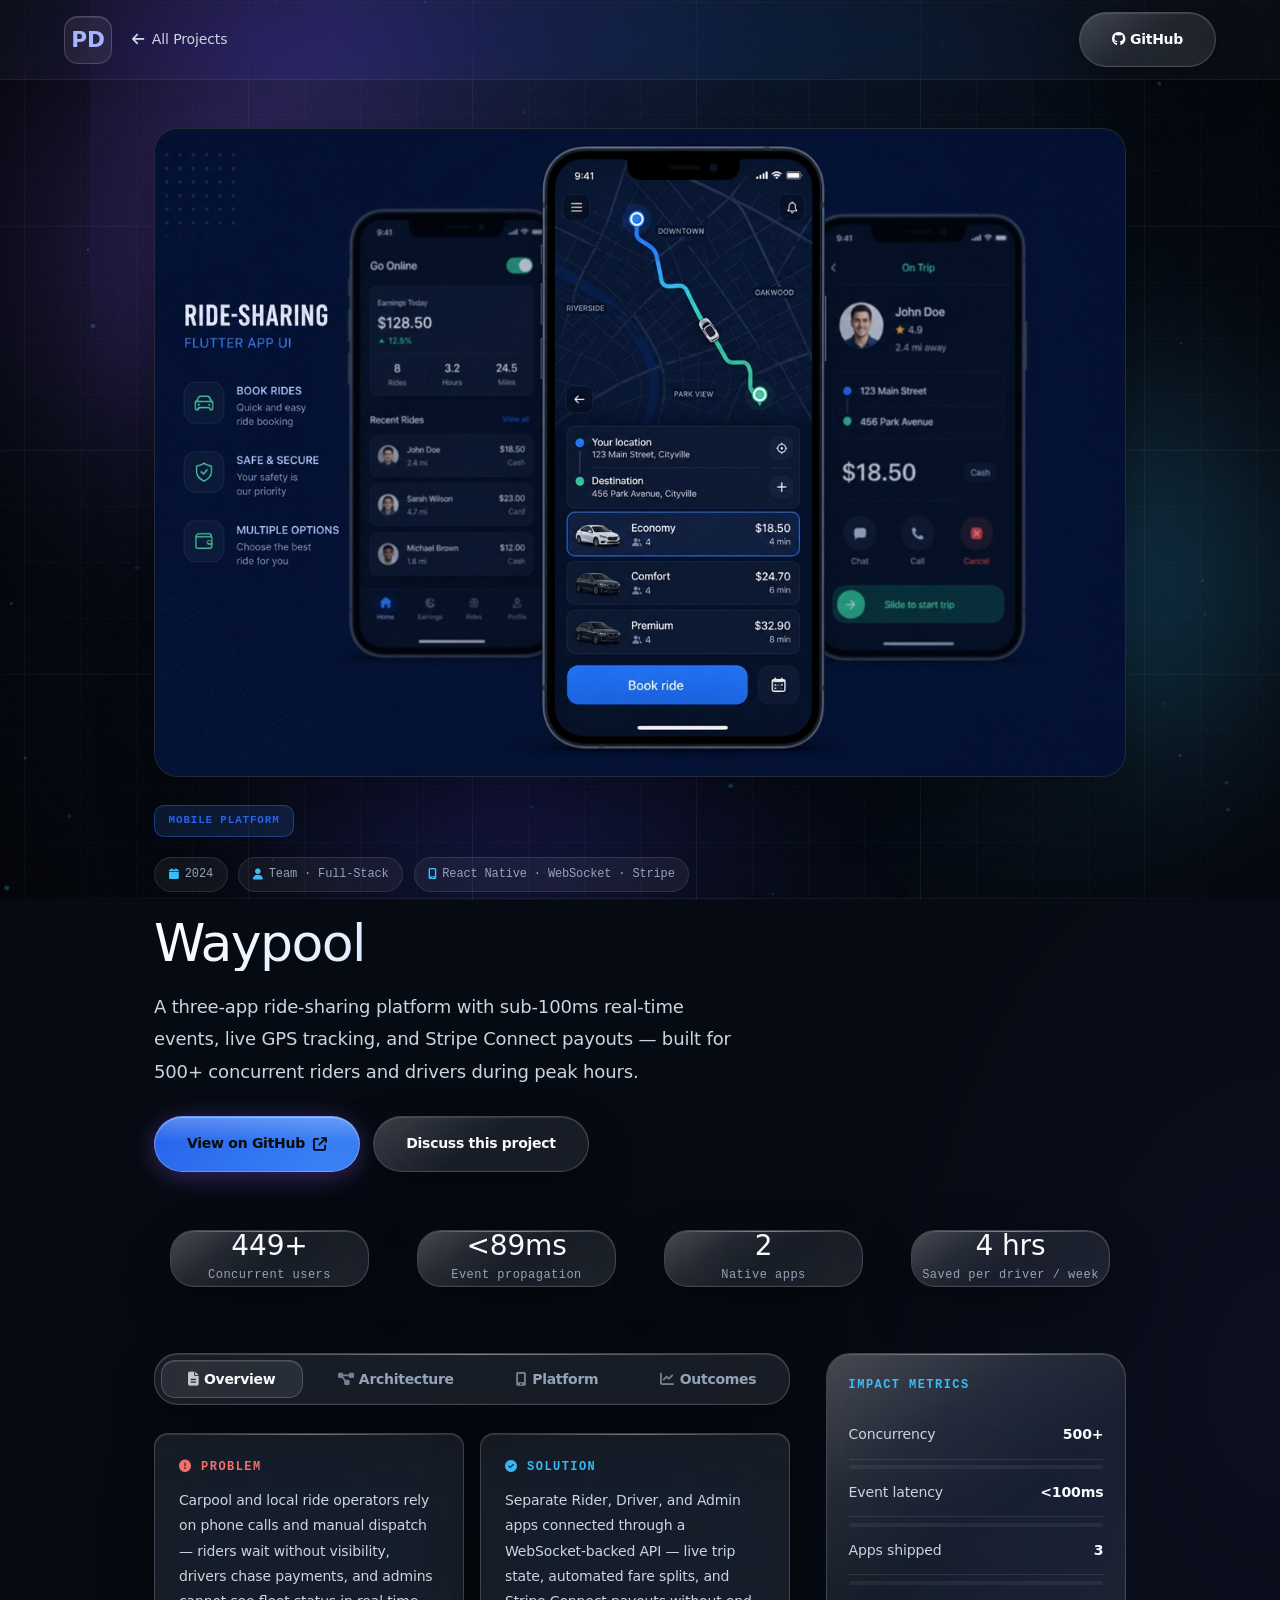
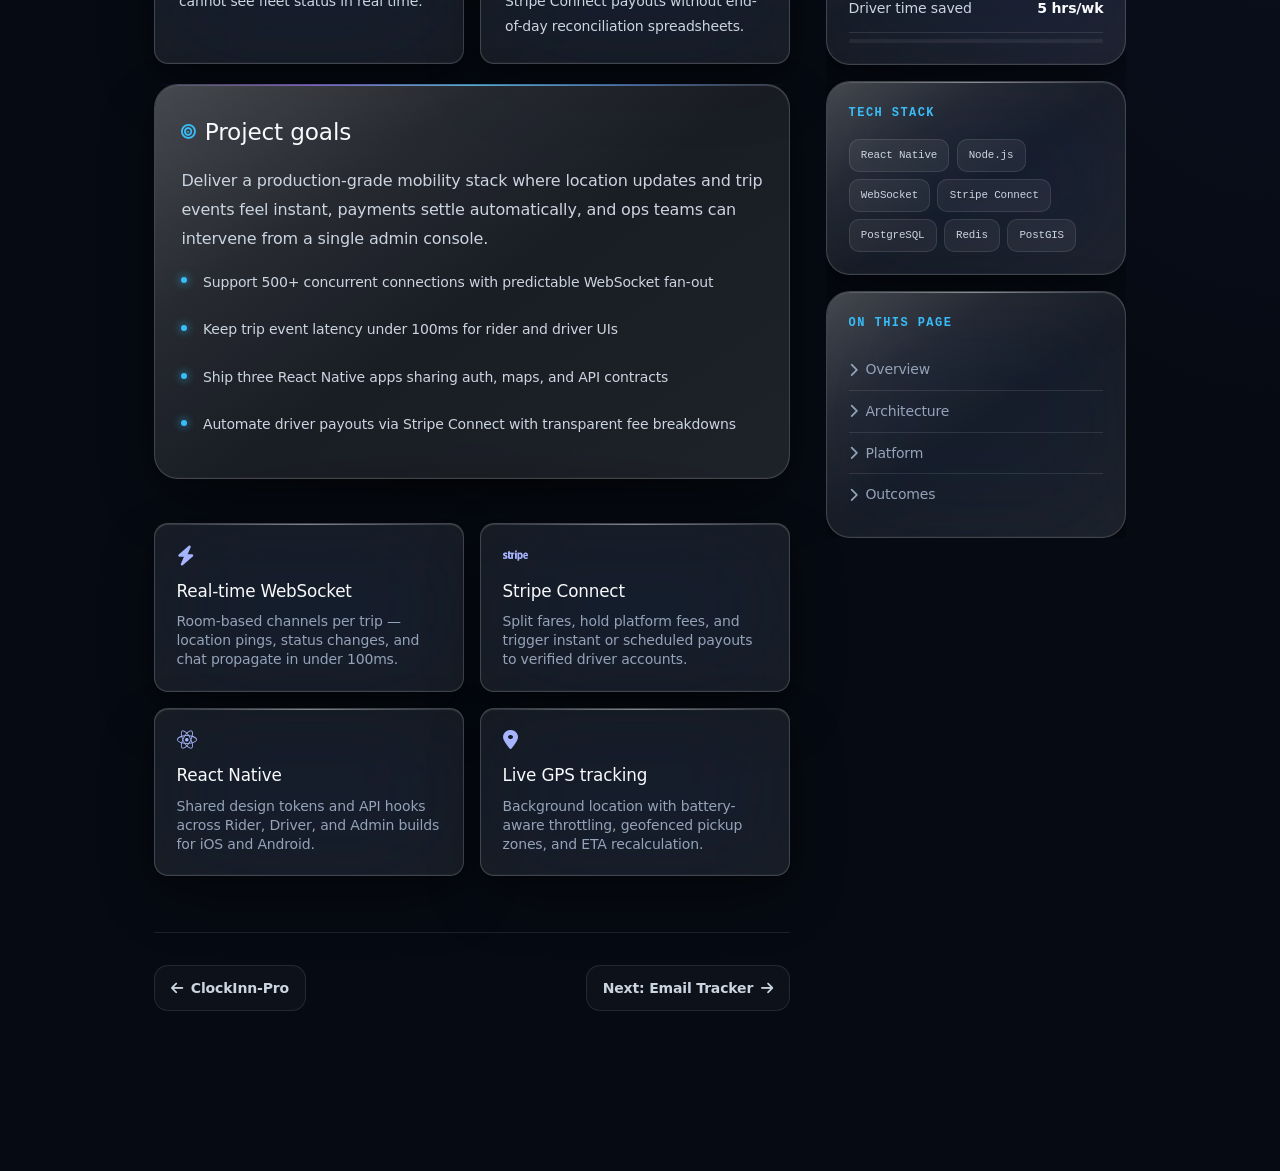
<file: projects/waypool.html>
<!DOCTYPE html>
<html lang="en">
<head>
  <meta charset="UTF-8">
  <meta name="viewport" content="width=device-width, initial-scale=1.0">
  <title>Waypool | Pradhuman Patel</title>
  <link rel="preconnect" href="https://fonts.googleapis.com">
  <link rel="preconnect" href="https://fonts.gstatic.com" crossorigin>
  <link href="https://fonts.googleapis.com/css2?family=Caveat:wght@500;600;700&family=Instrument+Serif:ital@0;1&family=JetBrains+Mono:wght@400;500&family=Manrope:wght@400;500;600;700;800&display=swap" rel="stylesheet">
  <link rel="stylesheet" href="https://cdnjs.cloudflare.com/ajax/libs/font-awesome/6.5.1/css/all.min.css" crossorigin="anonymous">
  <link rel="stylesheet" href="../css/shared.css">
  <link rel="stylesheet" href="../css/glass.css">
  <link rel="stylesheet" href="../css/typography.css">
  <link rel="stylesheet" href="../css/effects.css">
  <link rel="stylesheet" href="../css/project-detail.css">
</head>
<body>
  <a href="#main" class="skip-link">Skip to content</a>
  <div class="mesh-bg" aria-hidden="true">
    <div class="mesh-blob mesh-blob-1"></div>
    <div class="mesh-blob mesh-blob-2"></div>
    <div class="mesh-blob mesh-blob-3"></div>
  </div>
  <canvas id="grid-canvas" aria-hidden="true"></canvas>
  <canvas id="particle-canvas" aria-hidden="true"></canvas>

  <header class="navbar" id="navbar">
    <div class="nav-left">
      <a href="../index.html" class="logo-badge neo" aria-label="Home">PD</a>
      <a href="../index.html#projects" class="back-link"><i class="fa-solid fa-arrow-left" aria-hidden="true"></i> All Projects</a>
    </div>
    <a href="https://github.com/Pd-Patel-dev" class="btn-glass" target="_blank" rel="noopener noreferrer"><i class="fa-brands fa-github" aria-hidden="true"></i> GitHub</a>
  </header>

  <main class="page-wrap detail-page" id="main">
    <header class="detail-hero">
      <div class="detail-hero-glow" aria-hidden="true"></div>
      <figure class="detail-hero-preview">
        <img
          src="../assets/projects/waypool.jpg"
          srcset="../assets/projects/waypool-thumb.png 640w, ../assets/projects/waypool.jpg 1200w"
          sizes="(max-width: 768px) 100vw, min(1100px, 92vw)"
          alt="Waypool mobile app preview"
          width="1200"
          height="750"
          loading="eager"
          decoding="async"
        >
      </figure>
      <span class="detail-badge badge-mobile">Mobile Platform</span>
      <div class="detail-meta-row">
        <span class="detail-meta-pill"><i class="fa-solid fa-calendar" aria-hidden="true"></i> 2024</span>
        <span class="detail-meta-pill"><i class="fa-solid fa-user" aria-hidden="true"></i> Team · Full-Stack</span>
        <span class="detail-meta-pill"><i class="fa-solid fa-mobile-screen" aria-hidden="true"></i> React Native · WebSocket · Stripe</span>
      </div>
      <h1>Waypool</h1>
      <p class="lead">A three-app ride-sharing platform with sub-100ms real-time events, live GPS tracking, and Stripe Connect payouts — built for 500+ concurrent riders and drivers during peak hours.</p>
      <div class="detail-actions">
        <a href="https://github.com/Pd-Patel-dev" class="btn-primary" target="_blank" rel="noopener noreferrer">View on GitHub <i class="fa-solid fa-arrow-up-right-from-square" aria-hidden="true"></i></a>
        <a href="../index.html#contact" class="btn-glass">Discuss this project</a>
      </div>
      <div class="detail-quick-stats">
        <div class="card-scene quick-stat detail-reveal">
          <div class="card-3d"><div class="card-3d-surface">
            <div class="value" data-count="500" data-suffix="+">0+</div>
            <div class="label">Concurrent users</div>
          </div></div>
        </div>
        <div class="card-scene quick-stat detail-reveal">
          <div class="card-3d"><div class="card-3d-surface">
            <div class="value" data-prefix="&lt;" data-count="100" data-suffix="ms">&lt;100ms</div>
            <div class="label">Event propagation</div>
          </div></div>
        </div>
        <div class="card-scene quick-stat detail-reveal">
          <div class="card-3d"><div class="card-3d-surface">
            <div class="value" data-count="3">0</div>
            <div class="label">Native apps</div>
          </div></div>
        </div>
        <div class="card-scene quick-stat detail-reveal">
          <div class="card-3d"><div class="card-3d-surface">
            <div class="value" data-count="5" data-suffix=" hrs">0 hrs</div>
            <div class="label">Saved per driver / week</div>
          </div></div>
        </div>
      </div>
    </header>

    <div class="detail-body">
      <div class="detail-main">
        <nav class="detail-tabs glass" role="tablist" aria-label="Project sections">
          <button type="button" class="detail-tab active" role="tab" aria-selected="true" data-panel="panel-overview"><i class="fa-solid fa-file-lines" aria-hidden="true"></i>Overview</button>
          <button type="button" class="detail-tab" role="tab" aria-selected="false" data-panel="panel-arch"><i class="fa-solid fa-diagram-project" aria-hidden="true"></i>Architecture</button>
          <button type="button" class="detail-tab" role="tab" aria-selected="false" data-panel="panel-platform"><i class="fa-solid fa-mobile-screen-button" aria-hidden="true"></i>Platform</button>
          <button type="button" class="detail-tab" role="tab" aria-selected="false" data-panel="panel-outcomes"><i class="fa-solid fa-chart-line" aria-hidden="true"></i>Outcomes</button>
        </nav>

        <div id="panel-overview" class="detail-panel active" role="tabpanel">
          <div class="ps-grid detail-reveal">
            <div class="ps-block problem glass">
              <h3><i class="fa-solid fa-circle-exclamation" aria-hidden="true"></i> Problem</h3>
              <p>Carpool and local ride operators rely on phone calls and manual dispatch — riders wait without visibility, drivers chase payments, and admins cannot see fleet status in real time.</p>
            </div>
            <div class="ps-block solution glass">
              <h3><i class="fa-solid fa-circle-check" aria-hidden="true"></i> Solution</h3>
              <p>Separate Rider, Driver, and Admin apps connected through a WebSocket-backed API — live trip state, automated fare splits, and Stripe Connect payouts without end-of-day reconciliation spreadsheets.</p>
            </div>
          </div>
          <div class="card-scene detail-card-scene detail-reveal">
            <article class="card-3d detail-card">
              <div class="card-3d-floor"></div>
              <div class="card-3d-rim"></div>
              <div class="card-3d-shine"></div>
              <div class="card-3d-surface">
                <h2><i class="fa-solid fa-bullseye" aria-hidden="true"></i> Project goals</h2>
                <p>Deliver a production-grade mobility stack where location updates and trip events feel instant, payments settle automatically, and ops teams can intervene from a single admin console.</p>
                <ul class="detail-list">
                  <li>Support 500+ concurrent connections with predictable WebSocket fan-out</li>
                  <li>Keep trip event latency under 100ms for rider and driver UIs</li>
                  <li>Ship three React Native apps sharing auth, maps, and API contracts</li>
                  <li>Automate driver payouts via Stripe Connect with transparent fee breakdowns</li>
                </ul>
              </div>
            </article>
          </div>
          <div class="feature-grid">
            <div class="feature-item glass detail-reveal">
              <i class="fa-solid fa-bolt" aria-hidden="true"></i>
              <h3>Real-time WebSocket</h3>
              <p>Room-based channels per trip — location pings, status changes, and chat propagate in under 100ms.</p>
            </div>
            <div class="feature-item glass detail-reveal">
              <i class="fa-brands fa-stripe" aria-hidden="true"></i>
              <h3>Stripe Connect</h3>
              <p>Split fares, hold platform fees, and trigger instant or scheduled payouts to verified driver accounts.</p>
            </div>
            <div class="feature-item glass detail-reveal">
              <i class="fa-brands fa-react" aria-hidden="true"></i>
              <h3>React Native</h3>
              <p>Shared design tokens and API hooks across Rider, Driver, and Admin builds for iOS and Android.</p>
            </div>
            <div class="feature-item glass detail-reveal">
              <i class="fa-solid fa-location-dot" aria-hidden="true"></i>
              <h3>Live GPS tracking</h3>
              <p>Background location with battery-aware throttling, geofenced pickup zones, and ETA recalculation.</p>
            </div>
          </div>
        </div>

        <div id="panel-arch" class="detail-panel" role="tabpanel" hidden>
          <div class="card-scene detail-card-scene detail-reveal">
            <article class="card-3d detail-card">
              <div class="card-3d-floor"></div>
              <div class="card-3d-rim"></div>
              <div class="card-3d-shine"></div>
              <div class="card-3d-surface">
                <h2><i class="fa-solid fa-sitemap" aria-hidden="true"></i> System flow</h2>
                <div class="arch-flow">
                  <div class="arch-node"><i class="fa-brands fa-react"></i><div><strong>React Native apps</strong><span>Rider · Driver · Admin · shared SDK</span></div></div>
                  <div class="arch-arrow"><i class="fa-solid fa-arrow-down" aria-hidden="true"></i></div>
                  <div class="arch-node"><i class="fa-solid fa-plug"></i><div><strong>WebSocket gateway</strong><span>Real-time rooms · &lt;100ms event fan-out</span></div></div>
                  <div class="arch-arrow"><i class="fa-solid fa-arrow-down" aria-hidden="true"></i></div>
                  <div class="arch-node"><i class="fa-solid fa-server"></i><div><strong>Node.js API</strong><span>Trips · matching · fare engine</span></div></div>
                  <div class="arch-arrow"><i class="fa-solid fa-arrow-down" aria-hidden="true"></i></div>
                  <div class="arch-node"><i class="fa-solid fa-database"></i><div><strong>PostgreSQL</strong><span>Users · trips · ledger · geo indexes</span></div></div>
                  <div class="arch-arrow"><i class="fa-solid fa-arrow-down" aria-hidden="true"></i></div>
                  <div class="arch-node"><i class="fa-brands fa-stripe"></i><div><strong>Stripe Connect</strong><span>Charges · splits · driver payouts</span></div></div>
                </div>
              </div>
            </article>
          </div>
          <div class="detail-split">
            <div class="card-scene detail-card-scene detail-reveal">
              <article class="card-3d detail-card"><div class="card-3d-surface">
                <h2><i class="fa-solid fa-tower-broadcast" aria-hidden="true"></i> Real-time layer</h2>
                <p>Socket.io with Redis adapter for horizontal scale. Trip rooms isolate events; heartbeat and reconnect logic keep mobile clients consistent after network drops.</p>
              </div></article>
            </div>
            <div class="card-scene detail-card-scene detail-reveal">
              <article class="card-3d detail-card"><div class="card-3d-surface">
                <h2><i class="fa-solid fa-map" aria-hidden="true"></i> Maps &amp; matching</h2>
                <p>PostGIS-backed driver queries, surge-aware pricing hooks, and map-matched polylines for accurate ETAs shown to riders waiting at pickup.</p>
              </div></article>
            </div>
          </div>
        </div>

        <div id="panel-platform" class="detail-panel" role="tabpanel" hidden>
          <div class="card-scene detail-card-scene detail-reveal">
            <article class="card-3d detail-card">
              <div class="card-3d-floor"></div>
              <div class="card-3d-rim"></div>
              <div class="card-3d-shine"></div>
              <div class="card-3d-surface">
                <h2><i class="fa-solid fa-mobile-screen" aria-hidden="true"></i> Three-app platform</h2>
                <p style="margin-bottom:1.25rem;color:var(--text-muted);font-size:var(--text-sm);">Each app targets a distinct persona with tailored flows while sharing authentication and trip contracts.</p>
                <div class="app-grid">
                  <div class="app-card glass">
                    <i class="fa-solid fa-person-walking" aria-hidden="true"></i>
                    <h3>Rider</h3>
                    <p>Request rides, track driver ETA on a live map, pay in-app, and rate completed trips.</p>
                  </div>
                  <div class="app-card glass">
                    <i class="fa-solid fa-car" aria-hidden="true"></i>
                    <h3>Driver</h3>
                    <p>Accept requests, navigate turn-by-turn, manage availability, and view Stripe payout history.</p>
                  </div>
                  <div class="app-card glass">
                    <i class="fa-solid fa-shield-halved" aria-hidden="true"></i>
                    <h3>Admin</h3>
                    <p>Monitor active trips, resolve disputes, adjust surge zones, and verify driver onboarding documents.</p>
                  </div>
                </div>
              </div>
            </article>
          </div>
          <div class="feature-grid detail-reveal">
            <div class="feature-item glass">
              <i class="fa-solid fa-bolt" aria-hidden="true"></i>
              <h3>WebSocket events</h3>
              <p>Trip lifecycle broadcasts — assigned, arrived, started, completed — with idempotent handlers on reconnect.</p>
            </div>
            <div class="feature-item glass">
              <i class="fa-brands fa-stripe" aria-hidden="true"></i>
              <h3>Stripe Connect</h3>
              <p>Express accounts for drivers, application fees for the platform, and webhook-driven payout reconciliation.</p>
            </div>
            <div class="feature-item glass">
              <i class="fa-brands fa-react" aria-hidden="true"></i>
              <h3>React Native core</h3>
              <p>Expo-managed builds with native modules for background geolocation and push notifications.</p>
            </div>
            <div class="feature-item glass">
              <i class="fa-solid fa-chart-line" aria-hidden="true"></i>
              <h3>Ops dashboards</h3>
              <p>Admin heatmaps for demand, cancellation reasons, and fleet utilization during peak windows.</p>
            </div>
          </div>
        </div>

        <div id="panel-outcomes" class="detail-panel" role="tabpanel" hidden>
          <div class="card-scene detail-card-scene detail-reveal">
            <article class="card-3d detail-card">
              <div class="card-3d-surface">
                <h2><i class="fa-solid fa-trophy" aria-hidden="true"></i> Measurable impact</h2>
                <ul class="detail-list">
                  <li><strong>500+ concurrent users</strong> sustained in load tests without WebSocket degradation</li>
                  <li><strong>&lt;100ms median</strong> event delivery from server emit to client handler</li>
                  <li><strong>3 production apps</strong> sharing one API contract and design system</li>
                  <li><strong>5 hours saved per driver weekly</strong> by eliminating manual payment reconciliation</li>
                  <li><strong>Automated payouts</strong> via Stripe Connect reduced settlement errors to near zero</li>
                </ul>
              </div>
            </article>
          </div>
        </div>

        <nav class="detail-pager" aria-label="Other projects">
          <a href="clockinn.html" class="pager-link"><i class="fa-solid fa-arrow-left" aria-hidden="true"></i> ClockInn-Pro</a>
          <a href="email-tracker.html" class="pager-link">Next: Email Tracker <i class="fa-solid fa-arrow-right" aria-hidden="true"></i></a>
        </nav>
      </div>

      <aside class="detail-sidebar">
        <div class="card-scene sidebar-card">
          <div class="card-3d"><div class="card-3d-surface">
            <h3>Impact metrics</h3>
            <div class="metric-row"><span>Concurrency</span><strong>500+</strong></div>
            <div class="metric-bar-wrap"><div class="metric-bar" style="--bar:100%"></div></div>
            <div class="metric-row"><span>Event latency</span><strong>&lt;100ms</strong></div>
            <div class="metric-bar-wrap"><div class="metric-bar" style="--bar:92%"></div></div>
            <div class="metric-row"><span>Apps shipped</span><strong>3</strong></div>
            <div class="metric-bar-wrap"><div class="metric-bar" style="--bar:100%"></div></div>
            <div class="metric-row"><span>Driver time saved</span><strong>5 hrs/wk</strong></div>
            <div class="metric-bar-wrap"><div class="metric-bar" style="--bar:88%"></div></div>
          </div></div>
        </div>
        <div class="card-scene sidebar-card">
          <div class="card-3d"><div class="card-3d-surface">
            <h3>Tech stack</h3>
            <div class="stack-list">
              <span class="stack-chip">React Native</span>
              <span class="stack-chip">Node.js</span>
              <span class="stack-chip">WebSocket</span>
              <span class="stack-chip">Stripe Connect</span>
              <span class="stack-chip">PostgreSQL</span>
              <span class="stack-chip">Redis</span>
              <span class="stack-chip">PostGIS</span>
            </div>
          </div></div>
        </div>
        <div class="card-scene sidebar-card">
          <div class="card-3d"><div class="card-3d-surface">
            <h3>On this page</h3>
            <nav class="sidebar-nav">
              <a href="#" data-panel="panel-overview"><i class="fa-solid fa-chevron-right" aria-hidden="true"></i> Overview</a>
              <a href="#" data-panel="panel-arch"><i class="fa-solid fa-chevron-right" aria-hidden="true"></i> Architecture</a>
              <a href="#" data-panel="panel-platform"><i class="fa-solid fa-chevron-right" aria-hidden="true"></i> Platform</a>
              <a href="#" data-panel="panel-outcomes"><i class="fa-solid fa-chevron-right" aria-hidden="true"></i> Outcomes</a>
            </nav>
          </div></div>
        </div>
      </aside>
    </div>
  </main>

  <script src="../js/grid-canvas.js"></script>
  <script src="../js/particles.js"></script>
  <script src="../js/spotlight.js"></script>
  <script src="../js/cards-3d.js"></script>
  <script src="../js/project-detail.js"></script>
</body>
</html>
</file>
<file: css/shared.css>
/* Professional slate + blue accent */
:root {
  --bg-primary: #060a12;
  --bg-secondary: #0c1220;
  --bg-elevated: #111827;
  --bg-surface: #151d2e;
  --bg-card: #0f1623;
  --accent-violet: #6366f1;
  --accent-violet-light: #a5b4fc;
  --accent-cyan: #38bdf8;
  --accent-teal: #2dd4bf;
  --accent-rose: #60a5fa;
  --accent-amber: #94a3b8;
  --accent-coral: var(--accent-violet);
  --accent-mint: var(--accent-cyan);
  --accent-gold: var(--accent-cyan);
  --accent-blue: #2563eb;
  --accent-primary: #3b82f6;
  --accent-secondary: #e2e8f0;
  --accent-glow: #60a5fa;
  --accent-green: #22c55e;
  --text-primary: #f8fafc;
  --text-secondary: #cbd5e1;
  --text-muted: #94a3b8;
  --text-dim: #64748b;
  --border-subtle: rgba(255, 255, 255, 0.1);
  --border-strong: rgba(255, 255, 255, 0.18);
  --border-focus: rgba(59, 130, 246, 0.6);
  --glass-border: var(--border-subtle);
  --gradient-brand: linear-gradient(135deg, #2563eb 0%, #3b82f6 45%, #6366f1 100%);
  --gradient-text: linear-gradient(125deg, #ffffff 0%, #dbeafe 42%, #93c5fd 100%);
  --gradient-surface: linear-gradient(168deg, #1c1c2e 0%, #12121e 50%, #0c0c14 100%);
  /* Typography tokens — see typography.css */
  --nav-height: 80px;
  --section-gap: clamp(5rem, 12vh, 7rem);
  --radius-lg: 24px;
  --radius-md: 14px;
  --radius-sm: 10px;
  --shadow-3d:
    0 0 0 1px rgba(255, 255, 255, 0.06) inset,
    0 1px 0 rgba(255, 255, 255, 0.1) inset,
    0 28px 56px -20px rgba(0, 0, 0, 0.75),
    0 12px 24px -8px rgba(0, 0, 0, 0.5);
  --shadow-3d-hover:
    0 0 0 1px rgba(255, 255, 255, 0.1) inset,
    0 32px 72px -16px rgba(0, 0, 0, 0.8),
    0 0 48px -8px rgba(139, 92, 246, 0.25);
  --z-bg: 0;
  --z-mesh: 1;
  --z-grid: 2;
  --z-particles: 3;
  --z-content: 10;
  --z-nav: 1000;
  --z-overlay: 1100;
  --z-cursor: 9999;
}

*, *::before, *::after { box-sizing: border-box; margin: 0; padding: 0; }

html {
  scroll-behavior: smooth;
  -webkit-overflow-scrolling: touch;
}

body {
  font-family: var(--font-body);
  background:
    radial-gradient(ellipse 90% 60% at 50% -10%, rgba(37, 99, 235, 0.1) 0%, transparent 55%),
    radial-gradient(ellipse 70% 50% at 100% 50%, rgba(99, 102, 241, 0.06) 0%, transparent 50%),
    var(--bg-primary);
  color: var(--text-primary);
  line-height: 1.65;
  overflow-x: hidden;
  font-weight: 400;
  -webkit-font-smoothing: antialiased;
  min-height: 100vh;
}

/* Subtle film grain */
body::before {
  content: '';
  position: fixed;
  inset: 0;
  z-index: var(--z-bg);
  pointer-events: none;
  opacity: 0.025;
  background-image: url("data:image/svg+xml,%3Csvg viewBox='0 0 256 256' xmlns='http://www.w3.org/2000/svg'%3E%3Cfilter id='n'%3E%3CfeTurbulence type='fractalNoise' baseFrequency='0.85' numOctaves='4' stitchTiles='stitch'/%3E%3C/filter%3E%3Crect width='100%25' height='100%25' filter='url(%23n)'/%3E%3C/svg%3E");
}

body::after {
  display: none;
}

#grid-canvas {
  position: fixed;
  inset: 0;
  z-index: var(--z-grid);
  pointer-events: none;
  width: 100%;
  height: 100%;
}

@media (pointer: coarse), (max-width: 1024px) {
  body { cursor: auto; }
}

@media (prefers-reduced-motion: reduce) {
  *, *::before, *::after {
    animation-duration: 0.01ms !important;
    animation-iteration-count: 1 !important;
    transition-duration: 0.01ms !important;
  }
  html { scroll-behavior: auto; }
}

/* Layout */
.page-wrap {
  position: relative;
  z-index: var(--z-content);
  isolation: isolate;
}

section {
  position: relative;
  z-index: 1;
  padding: var(--section-gap) clamp(1.25rem, 5vw, 4rem);
  max-width: 1240px;
  margin: 0 auto;
  isolation: isolate;
}

.section-label {
  font-family: var(--font-mono);
  font-size: 0.72rem;
  font-weight: 500;
  letter-spacing: 0.16em;
  text-transform: uppercase;
  color: var(--accent-cyan);
  margin-bottom: 0.35rem;
  display: block;
}

.section-flourish + .section-heading {
  margin-top: 0.15rem;
}

.section-heading {
  font-family: var(--font-display);
  font-size: clamp(2rem, 4.5vw, 2.85rem);
  font-weight: 800;
  margin-bottom: 2.5rem;
  letter-spacing: -0.035em;
  line-height: 1.08;
  color: var(--text-primary);
}

.section-divider {
  height: 2px;
  max-width: 120px;
  margin: 0 auto;
  background: var(--gradient-brand);
  border-radius: 2px;
  opacity: 0.85;
}

.section-intro {
  color: var(--text-secondary);
  max-width: 540px;
  margin: -1.5rem 0 2.5rem;
  font-size: 0.95rem;
  line-height: 1.75;
}

/* Mesh */
.mesh-bg {
  position: fixed;
  inset: 0;
  z-index: var(--z-mesh);
  overflow: hidden;
  pointer-events: none;
}

.mesh-blob {
  position: absolute;
  border-radius: 50%;
  filter: blur(90px);
  opacity: 0.4;
  will-change: transform;
}

.mesh-blob-1 {
  width: 48vw; height: 48vw;
  background: radial-gradient(circle, #8b5cf6 0%, transparent 68%);
  top: -10%; left: -8%;
  animation: meshDrift1 26s ease-in-out infinite, meshPulse 12s ease-in-out infinite;
}

.mesh-blob-2 {
  width: 40vw; height: 40vw;
  background: radial-gradient(circle, #38bdf8 0%, transparent 68%);
  top: 38%; right: -10%;
  animation: meshDrift2 32s ease-in-out infinite, meshPulse 14s ease-in-out infinite 1s;
}

.mesh-blob-3 {
  width: 44vw; height: 44vw;
  background: radial-gradient(circle, #4338ca 0%, transparent 70%);
  bottom: -15%; left: 18%;
  opacity: 0.28;
  animation: meshDrift3 28s ease-in-out infinite, meshPulse 16s ease-in-out infinite 2s;
}

.mesh-blob-4 {
  width: 32vw; height: 32vw;
  background: radial-gradient(circle, #0ea5e9 0%, transparent 70%);
  top: 58%; left: 38%;
  opacity: 0.24;
  animation: meshDrift4 34s ease-in-out infinite, meshPulse 18s ease-in-out infinite 3s;
}

@keyframes meshDrift1 {
  0%, 100% { transform: translate(0, 0); }
  50% { transform: translate(5%, 8%); }
}
@keyframes meshDrift2 {
  0%, 100% { transform: translate(0, 0); }
  50% { transform: translate(-6%, -5%); }
}
@keyframes meshDrift3 {
  0%, 100% { transform: translate(0, 0); }
  50% { transform: translate(4%, -6%); }
}
@keyframes meshDrift4 {
  0%, 100% { transform: translate(0, 0); }
  50% { transform: translate(-3%, 5%); }
}

@keyframes meshPulse {
  0%, 100% { opacity: 0.3; }
  50% { opacity: 0.48; }
}

@keyframes gradientShift {
  0%, 100% { background-position: 0% 50%; }
  50% { background-position: 100% 50%; }
}

#particle-canvas {
  position: fixed;
  inset: 0;
  z-index: var(--z-particles);
  pointer-events: none;
}

/* 3D card system */
.card-scene {
  perspective: 1800px;
  perspective-origin: 50% 50%;
  position: relative;
  height: 100%;
  min-height: 0;
}

.card-3d {
  position: relative;
  display: block;
  height: 100%;
  transform-style: preserve-3d;
  transition: transform 0.5s cubic-bezier(0.23, 1, 0.32, 1);
  border-radius: var(--radius-lg);
  will-change: transform;
}

.card-3d-floor {
  position: absolute;
  left: 8%;
  right: 8%;
  bottom: -18px;
  height: 32px;
  background: radial-gradient(ellipse at center, rgba(0, 0, 0, 0.65) 0%, transparent 72%);
  transform: translateZ(-40px);
  pointer-events: none;
  opacity: 0.7;
  filter: blur(8px);
  transition: opacity 0.5s, transform 0.5s;
}

.card-3d:hover .card-3d-floor,
.card-scene:focus-within .card-3d-floor {
  opacity: 1;
  transform: translateZ(-40px) scale(1.05);
}

.card-3d-surface {
  position: relative;
  height: 100%;
  display: flex;
  flex-direction: column;
  border-radius: inherit;
  overflow: hidden;
  transform: translateZ(0);
}

.card-3d-rim {
  position: absolute;
  top: 0;
  left: 0;
  right: 0;
  height: 3px;
  background: var(--gradient-brand);
  z-index: 6;
  pointer-events: none;
}

.card-3d-shine {
  position: absolute;
  inset: 0;
  background: radial-gradient(circle at var(--mx, 50%) var(--my, 0%), rgba(255,255,255,0.12) 0%, transparent 45%);
  pointer-events: none;
  z-index: 5;
  opacity: 0;
  transition: opacity 0.35s;
  border-radius: inherit;
}

.card-3d:hover .card-3d-shine { opacity: 1; }

/* Legacy glass — maps to 3D surface */
.glass {
  background: var(--gradient-surface);
  border: 1px solid var(--border-strong);
  border-radius: var(--radius-lg);
  box-shadow: var(--shadow-3d);
  position: relative;
  overflow: hidden;
}

.glass::before { display: none; }

.neo {
  background: var(--bg-surface);
  border: 1px solid var(--border-strong);
  border-radius: var(--radius-md);
  box-shadow: var(--shadow-3d);
}

/* Buttons */
.btn-primary {
  padding: 0.95rem 2rem;
  border-radius: 999px;
  background: var(--gradient-brand);
  color: #0a0a0c;
  text-decoration: none;
  font-weight: 700;
  font-size: 0.95rem;
  font-family: var(--font-display);
  letter-spacing: 0.02em;
  border: none;
  display: inline-flex;
  align-items: center;
  gap: 0.5rem;
  transition: transform 0.25s, box-shadow 0.25s;
  box-shadow: 0 4px 0 rgba(0,0,0,0.25), 0 8px 28px rgba(139, 92, 246, 0.35);
  background-size: 200% 200%;
  animation: gradientShift 6s ease infinite;
}

.btn-primary:hover {
  transform: translateY(-3px);
  box-shadow: 0 6px 0 rgba(0,0,0,0.2), 0 16px 40px rgba(139, 92, 246, 0.45);
}

.btn-primary:active { transform: translateY(-1px); }

.btn-glass {
  padding: 0.95rem 2rem;
  border-radius: 999px;
  color: var(--text-primary);
  text-decoration: none;
  font-weight: 600;
  font-size: 0.95rem;
  transition: transform 0.35s cubic-bezier(0.25, 0.46, 0.45, 0.94);
}

.btn-glass:hover {
  transform: translateY(-2px);
}

/* Detail pages */
.navbar {
  position: fixed;
  z-index: var(--z-nav);
  display: flex;
  align-items: center;
  justify-content: space-between;
}

.nav-left { display: flex; align-items: center; gap: 1.25rem; }

.logo-badge {
  width: 48px; height: 48px;
  display: flex;
  align-items: center;
  justify-content: center;
  font-family: var(--font-hand);
  font-weight: 700;
  font-size: 1.35rem;
  background: var(--gradient-brand);
  -webkit-background-clip: text;
  background-clip: text;
  color: transparent;
  text-decoration: none;
  border: 1px solid var(--border-strong);
  border-radius: var(--radius-md);
  flex-shrink: 0;
}

.back-link {
  display: inline-flex;
  align-items: center;
  gap: 0.5rem;
  color: var(--text-secondary);
  text-decoration: none;
  font-size: 0.88rem;
  font-weight: 500;
  transition: color 0.2s;
}

.back-link:hover { color: var(--accent-mint); }

.detail-hero {
  padding: calc(var(--nav-height) + 3rem) clamp(1.25rem, 5vw, 4rem) 3rem;
  max-width: 1100px;
  margin: 0 auto;
}

.detail-badge {
  display: inline-block;
  padding: 0.4rem 0.85rem;
  border-radius: var(--radius-sm);
  font-family: var(--font-mono);
  font-size: 0.68rem;
  font-weight: 600;
  letter-spacing: 0.08em;
  text-transform: uppercase;
  margin-bottom: 1.25rem;
}

.badge-ai { background: rgba(139, 92, 246, 0.14); color: var(--accent-violet-light); border: 1px solid rgba(139, 92, 246, 0.35); }
.badge-saas { background: rgba(56, 189, 248, 0.12); color: var(--accent-cyan); border: 1px solid rgba(56, 189, 248, 0.35); }
.badge-mobile { background: rgba(59, 130, 246, 0.12); color: var(--accent-blue); border: 1px solid rgba(59, 130, 246, 0.35); }

.detail-hero h1 {
  font-family: var(--font-display);
  font-size: clamp(2.25rem, 5.5vw, 3.5rem);
  font-weight: 800;
  letter-spacing: -0.04em;
  line-height: 1.06;
  margin-bottom: 1.25rem;
  background: var(--gradient-text);
  -webkit-background-clip: text;
  background-clip: text;
  color: transparent;
}

.detail-hero .lead {
  color: var(--text-secondary);
  font-size: 1.1rem;
  max-width: 640px;
  margin-bottom: 1.75rem;
}

.detail-actions { display: flex; flex-wrap: wrap; gap: 0.85rem; }

.detail-body {
  max-width: 1100px;
  margin: 0 auto;
  padding: 0 clamp(1.25rem, 5vw, 4rem) 5rem;
  display: grid;
  grid-template-columns: 1fr 300px;
  gap: 2rem;
  align-items: start;
}

@media (max-width: 900px) { .detail-body { grid-template-columns: 1fr; } }

.detail-main .card-3d-surface { padding: 1.75rem; margin-bottom: 1.5rem; }

.detail-main h2 {
  font-family: var(--font-display);
  font-size: 1.35rem;
  font-weight: 700;
  margin-bottom: 1rem;
  color: var(--text-primary);
}

.detail-main p, .detail-main li { color: var(--text-secondary); margin-bottom: 0.75rem; }

.detail-sidebar {
  position: sticky;
  top: calc(var(--nav-height) + 1.5rem);
  display: flex;
  flex-direction: column;
  gap: 1.25rem;
}

.sidebar-card .card-3d-surface { padding: 1.35rem; }

.sidebar-card h3 {
  font-family: var(--font-mono);
  font-size: 0.7rem;
  color: var(--accent-gold);
  text-transform: uppercase;
  letter-spacing: 0.1em;
  margin-bottom: 0.85rem;
}

.stack-list { display: flex; flex-wrap: wrap; gap: 0.45rem; }

.stack-chip {
  font-family: var(--font-mono);
  font-size: 0.68rem;
  padding: 0.4rem 0.7rem;
  background: rgba(255, 255, 255, 0.06);
  border: 1px solid var(--border-subtle);
  border-radius: var(--radius-sm);
  color: var(--text-secondary);
}

.metric-row {
  display: flex;
  justify-content: space-between;
  align-items: center;
  padding: 0.75rem 0;
  border-bottom: 1px solid var(--border-subtle);
  font-size: 0.88rem;
  color: var(--text-secondary);
}

.metric-row:last-child { border-bottom: none; }

.metric-row strong {
  font-family: var(--font-display);
  font-weight: 700;
  color: var(--text-primary);
}

.arch-block {
  padding: 1.25rem;
  font-family: var(--font-mono);
  font-size: 0.76rem;
  color: var(--accent-mint);
  line-height: 1.85;
  white-space: pre-wrap;
  background: rgba(0, 0, 0, 0.4);
  border-radius: var(--radius-md);
  border: 1px solid var(--border-subtle);
}
</file>
<file: css/glass.css>
/* Liquid Glass — Apple-inspired frosted surfaces */

:root {
  --glass-blur: 56px;
  --glass-blur-heavy: 80px;
  --glass-saturate: 200%;
  --glass-bg: rgba(255, 255, 255, 0.045);
  --glass-bg-medium: rgba(255, 255, 255, 0.08);
  --glass-bg-strong: rgba(255, 255, 255, 0.12);
  --glass-border: rgba(255, 255, 255, 0.18);
  --glass-border-bright: rgba(255, 255, 255, 0.38);
  --glass-highlight: rgba(255, 255, 255, 0.55);
  --glass-shadow:
    0 4px 24px rgba(0, 0, 0, 0.25),
    0 24px 64px -12px rgba(0, 0, 0, 0.45),
    inset 0 1px 1px rgba(255, 255, 255, 0.14),
    inset 0 -1px 1px rgba(255, 255, 255, 0.04);
  --glass-shadow-hover:
    0 8px 32px rgba(0, 0, 0, 0.3),
    0 32px 80px -16px rgba(0, 0, 0, 0.5),
    inset 0 1px 1px rgba(255, 255, 255, 0.22),
    0 0 40px -8px rgba(139, 92, 246, 0.2);
  --radius-xl: 28px;
  --radius-2xl: 36px;
}

@keyframes glassShimmer {
  0%, 100% { opacity: 0.35; transform: translateX(-10%) skewX(-8deg); }
  50% { opacity: 0.65; transform: translateX(10%) skewX(-8deg); }
}

@keyframes glassPulse {
  0%, 100% { opacity: 0.4; }
  50% { opacity: 0.65; }
}

/* Core liquid glass mixin */
.liquid-glass,
.card-3d-surface,
.glass,
.neo {
  position: relative;
  isolation: isolate;
  background: var(--glass-bg-medium) !important;
  backdrop-filter: blur(var(--glass-blur)) saturate(var(--glass-saturate));
  -webkit-backdrop-filter: blur(var(--glass-blur)) saturate(var(--glass-saturate));
  border: 1px solid var(--glass-border) !important;
  box-shadow: var(--glass-shadow) !important;
  transition:
    background 0.45s cubic-bezier(0.25, 0.46, 0.45, 0.94),
    border-color 0.45s ease,
    box-shadow 0.45s ease,
    transform 0.45s cubic-bezier(0.25, 0.46, 0.45, 0.94);
}

.liquid-glass::before,
.card-3d-surface::before,
.glass::before,
.neo::before {
  content: '';
  position: absolute;
  inset: 0;
  border-radius: inherit;
  pointer-events: none;
  z-index: 0;
  background: linear-gradient(
    145deg,
    rgba(255, 255, 255, 0.2) 0%,
    rgba(255, 255, 255, 0.06) 28%,
    transparent 52%,
    rgba(255, 255, 255, 0.02) 100%
  );
}

.liquid-glass::after,
.card-3d-surface::after,
.glass::after,
.neo::after {
  content: '';
  position: absolute;
  top: 0;
  left: 8%;
  right: 8%;
  height: 1px;
  border-radius: inherit;
  pointer-events: none;
  z-index: 1;
  background: linear-gradient(
    90deg,
    transparent,
    var(--glass-highlight) 50%,
    transparent
  );
  opacity: 0.7;
}

/* Content above glass layers */
.card-3d-surface > *:not(.card-3d-shine):not(.card-3d-rim):not(.card-3d-floor),
.glass > *,
.neo > * {
  position: relative;
  z-index: 2;
}

/* Avoid double highlight on nested surfaces */
.card-3d-surface .card-3d-surface::before,
.card-3d-surface .card-3d-surface::after {
  display: none;
}

.card-3d:hover .card-3d-surface,
.card-scene:focus-within .card-3d-surface,
.liquid-glass:hover {
  background: var(--glass-bg-strong) !important;
  border-color: var(--glass-border-bright) !important;
  box-shadow: var(--glass-shadow-hover) !important;
}

.card-3d-shine {
  background: radial-gradient(
    circle at var(--mx, 50%) var(--my, 20%),
    rgba(255, 255, 255, 0.28) 0%,
    rgba(255, 255, 255, 0.06) 35%,
    transparent 55%
  ) !important;
  mix-blend-mode: overlay;
}

.card-3d:hover .card-3d-shine {
  opacity: 1 !important;
}

.card-3d-rim {
  height: 2px;
  opacity: 0.85;
  background: linear-gradient(
    90deg,
    transparent,
    rgba(139, 92, 246, 0.6),
    rgba(56, 189, 248, 0.65),
    rgba(59, 130, 246, 0.5),
    transparent
  ) !important;
}

/* Floating glass navbar — Apple-style */
.navbar {
  top: 0;
  left: 0;
  right: 0;
  height: var(--nav-height);
  padding: 0 clamp(1.25rem, 5vw, 4rem);
  background: rgba(255, 255, 255, 0.03) !important;
  backdrop-filter: blur(40px) saturate(180%) !important;
  -webkit-backdrop-filter: blur(40px) saturate(180%) !important;
  border-bottom: 1px solid rgba(255, 255, 255, 0.06) !important;
  box-shadow: none !important;
  transition:
    top 0.5s cubic-bezier(0.25, 0.46, 0.45, 0.94),
    left 0.5s cubic-bezier(0.25, 0.46, 0.45, 0.94),
    right 0.5s cubic-bezier(0.25, 0.46, 0.45, 0.94),
    width 0.5s cubic-bezier(0.25, 0.46, 0.45, 0.94),
    border-radius 0.5s cubic-bezier(0.25, 0.46, 0.45, 0.94),
    background 0.5s ease,
    box-shadow 0.5s ease,
    backdrop-filter 0.5s ease;
}

.navbar::before,
.navbar::after {
  display: none;
}

.navbar.scrolled {
  top: 14px;
  left: max(1rem, 4vw);
  right: max(1rem, 4vw);
  width: auto;
  height: 64px;
  border-radius: 22px;
  background: rgba(255, 255, 255, 0.08) !important;
  backdrop-filter: blur(var(--glass-blur-heavy)) saturate(var(--glass-saturate)) !important;
  -webkit-backdrop-filter: blur(var(--glass-blur-heavy)) saturate(var(--glass-saturate)) !important;
  border: 1px solid var(--glass-border) !important;
  box-shadow:
    0 8px 40px rgba(0, 0, 0, 0.35),
    inset 0 1px 0 rgba(255, 255, 255, 0.15) !important;
}

.logo-badge {
  background-color: rgba(255, 255, 255, 0.06) !important;
  background-image: none !important;
  backdrop-filter: blur(24px) saturate(180%);
  -webkit-backdrop-filter: blur(24px) saturate(180%);
  border: 1px solid var(--glass-border) !important;
  box-shadow: inset 0 1px 0 rgba(255, 255, 255, 0.12) !important;
  border-radius: 14px !important;
  -webkit-background-clip: border-box !important;
  background-clip: border-box !important;
  color: var(--accent-violet-light) !important;
  -webkit-text-fill-color: currentColor !important;
}

.logo-badge::before,
.logo-badge::after {
  display: none;
}

/* Glass buttons */
.btn-glass {
  background: var(--glass-bg-medium) !important;
  backdrop-filter: blur(32px) saturate(180%);
  -webkit-backdrop-filter: blur(32px) saturate(180%);
  border: 1px solid var(--glass-border) !important;
  box-shadow: var(--glass-shadow) !important;
  color: var(--text-primary) !important;
  position: relative;
  overflow: hidden;
}

.btn-glass::before {
  content: '';
  position: absolute;
  inset: 0;
  background: linear-gradient(145deg, rgba(255,255,255,0.15), transparent 50%);
  pointer-events: none;
}

.btn-glass:hover {
  background: var(--glass-bg-strong) !important;
  border-color: var(--glass-border-bright) !important;
  box-shadow: var(--glass-shadow-hover) !important;
}

.btn-primary {
  position: relative;
  overflow: hidden;
  border: 1px solid rgba(255, 255, 255, 0.25) !important;
  box-shadow:
    0 4px 24px rgba(139, 92, 246, 0.35),
    inset 0 1px 0 rgba(255, 255, 255, 0.35) !important;
}

.btn-primary::after {
  content: '';
  position: absolute;
  inset: 0;
  background: linear-gradient(180deg, rgba(255,255,255,0.25) 0%, transparent 45%);
  pointer-events: none;
}

/* Hero pills */
.hero-stack span {
  background: var(--glass-bg-medium) !important;
  backdrop-filter: blur(20px) saturate(160%);
  -webkit-backdrop-filter: blur(20px) saturate(160%);
  border: 1px solid var(--glass-border) !important;
  box-shadow: inset 0 1px 0 rgba(255, 255, 255, 0.1);
  border-radius: 999px !important;
}

/* Card regions */
.card-footer {
  background: rgba(255, 255, 255, 0.04) !important;
  backdrop-filter: blur(24px) saturate(150%);
  -webkit-backdrop-filter: blur(24px) saturate(150%);
  border-top: 1px solid rgba(255, 255, 255, 0.1) !important;
}

.card-visual {
  backdrop-filter: blur(8px) saturate(140%);
  -webkit-backdrop-filter: blur(8px) saturate(140%);
}

.card-visual::after {
  background: linear-gradient(
    180deg,
    rgba(255, 255, 255, 0.06) 0%,
    transparent 35%,
    rgba(4, 4, 10, 0.65) 100%
  ) !important;
}

.card-action-btn {
  background: var(--glass-bg-medium) !important;
  backdrop-filter: blur(16px) saturate(160%);
  -webkit-backdrop-filter: blur(16px) saturate(160%);
  border: 1px solid var(--glass-border) !important;
  box-shadow: inset 0 1px 0 rgba(255, 255, 255, 0.1) !important;
}

.card-action-btn:hover {
  background: var(--glass-bg-strong) !important;
  border-color: var(--glass-border-bright) !important;
}

/* Terminal & badges */
.terminal-wrap .card-3d-surface,
.status-badge .card-3d-surface {
  background: var(--glass-bg) !important;
}

.exp-tag,
.skill-badge {
  background: rgba(255, 255, 255, 0.06) !important;
  backdrop-filter: blur(12px) saturate(140%);
  -webkit-backdrop-filter: blur(12px) saturate(140%);
  border: 1px solid rgba(255, 255, 255, 0.12) !important;
}

.project-badge {
  backdrop-filter: blur(16px) saturate(160%);
  -webkit-backdrop-filter: blur(16px) saturate(160%);
}

.badge-ai {
  background: rgba(139, 92, 246, 0.15) !important;
  border-color: rgba(167, 139, 250, 0.35) !important;
}

.badge-saas {
  background: rgba(56, 189, 248, 0.12) !important;
  border-color: rgba(56, 189, 248, 0.35) !important;
}

.badge-mobile {
  background: rgba(59, 130, 246, 0.14) !important;
  border-color: rgba(59, 130, 246, 0.35) !important;
}

/* Social glass orbs */
.social-btn .card-3d-surface {
  background: var(--glass-bg-medium) !important;
  backdrop-filter: blur(28px) saturate(180%);
  -webkit-backdrop-filter: blur(28px) saturate(180%);
  border-radius: 50% !important;
  border: 1px solid var(--glass-border) !important;
}

/* Mobile menu */
.mobile-nav {
  background: rgba(4, 4, 10, 0.55) !important;
  backdrop-filter: blur(var(--glass-blur-heavy)) saturate(var(--glass-saturate)) !important;
  -webkit-backdrop-filter: blur(var(--glass-blur-heavy)) saturate(var(--glass-saturate)) !important;
}

/* Scroll top */
.scroll-top {
  background: var(--glass-bg-strong) !important;
  backdrop-filter: blur(24px) saturate(180%);
  -webkit-backdrop-filter: blur(24px) saturate(180%);
  border: 1px solid var(--glass-border) !important;
  color: var(--text-primary) !important;
  box-shadow: var(--glass-shadow) !important;
}

.scroll-top i {
  background: var(--gradient-brand);
  -webkit-background-clip: text;
  background-clip: text;
  color: transparent;
}

/* Section divider — glass capsule */
.section-divider {
  height: 4px;
  max-width: 80px;
  border-radius: 999px;
  background: linear-gradient(
    90deg,
    transparent,
    rgba(255, 255, 255, 0.35),
    transparent
  ) !important;
  opacity: 1;
  box-shadow: 0 0 20px rgba(139, 92, 246, 0.3);
}

/* Mesh — visible through glass, no pink wash */
.mesh-blob {
  opacity: 0.42 !important;
  filter: blur(110px);
}

/* Fallback when backdrop-filter unsupported */
@supports not (backdrop-filter: blur(1px)) {
  .card-3d-surface,
  .glass,
  .neo,
  .navbar,
  .btn-glass {
    background: rgba(22, 22, 34, 0.92) !important;
  }
}

@media (prefers-reduced-motion: reduce) {
  .navbar { transition: background 0.2s, box-shadow 0.2s; }
}

@media (max-width: 900px) {
  .navbar.scrolled {
    top: 0;
    left: 0;
    right: 0;
    border-radius: 0;
    height: var(--nav-height);
  }
}
</file>
<file: css/home.css>
/* Home page — pro layout, 3D cards, no overlap */

/* Cursor */
.cursor-dot, .cursor-ring {
  position: fixed;
  pointer-events: none;
  z-index: var(--z-cursor);
  border-radius: 50%;
  will-change: transform;
}
.cursor-dot {
  width: 7px; height: 7px;
  background: var(--accent-violet);
  transform: translate(-50%, -50%);
}
.cursor-ring {
  width: 36px; height: 36px;
  border: 2px solid var(--accent-cyan);
  transform: translate(-50%, -50%);
  transition: width 0.3s, height 0.3s, background 0.3s, box-shadow 0.3s;
}
.cursor-ring.hover {
  width: 52px; height: 52px;
  background: rgba(139, 92, 246, 0.12);
  border-color: var(--accent-cyan);
  box-shadow: 0 0 24px rgba(139, 92, 246, 0.4);
}
@media (pointer: coarse), (max-width: 1024px) {
  .cursor-dot, .cursor-ring { display: none !important; }
  body { cursor: auto; }
}

/* Nav */
.nav-links {
  display: flex;
  gap: 2rem;
  list-style: none;
}
.nav-links a {
  color: var(--text-secondary);
  text-decoration: none;
  font-size: 0.9rem;
  font-weight: 500;
  position: relative;
  padding: 0.35rem 0;
  transition: color 0.25s;
}
.nav-links a::after {
  content: '';
  position: absolute;
  bottom: 0; left: 0;
  width: 0; height: 2px;
  background: var(--gradient-brand);
  transition: width 0.3s ease;
}
.nav-links a:hover, .nav-links a.active {
  color: var(--text-primary);
}
.nav-links a.active::after, .nav-links a:hover::after { width: 100%; }

.btn-resume-nav {
  display: inline-flex;
  align-items: center;
  gap: 0.45rem;
  padding: 0.65rem 1.4rem;
  border-radius: 999px;
  background: var(--gradient-brand);
  color: #0a0a0c;
  text-decoration: none;
  font-size: 0.85rem;
  font-weight: 700;
  font-family: var(--font-display);
  border: none;
  flex-shrink: 0;
  transition: transform 0.25s, box-shadow 0.25s;
  box-shadow: 0 3px 0 rgba(0,0,0,0.25), 0 6px 20px rgba(139, 92, 246, 0.3);
  background-size: 200% 200%;
  animation: gradientShift 6s ease infinite;
}
.btn-resume-nav:hover {
  transform: translateY(-2px);
  box-shadow: 0 5px 0 rgba(0,0,0,0.2), 0 12px 28px rgba(139, 92, 246, 0.4);
}

.hamburger {
  display: none;
  flex-direction: column;
  gap: 6px;
  background: none;
  border: none;
  cursor: pointer;
  min-height: 44px;
  min-width: 44px;
  padding: 8px;
  z-index: calc(var(--z-overlay) + 1);
}
.hamburger span {
  display: block;
  width: 26px; height: 2px;
  background: var(--text-primary);
  transition: transform 0.3s, opacity 0.3s;
}
.hamburger.open span:nth-child(1) { transform: translateY(8px) rotate(45deg); }
.hamburger.open span:nth-child(2) { opacity: 0; }
.hamburger.open span:nth-child(3) { transform: translateY(-8px) rotate(-45deg); }

.mobile-nav {
  position: fixed;
  inset: 0;
  z-index: var(--z-overlay);
  display: flex;
  flex-direction: column;
  align-items: center;
  justify-content: center;
  gap: 2rem;
  opacity: 0;
  visibility: hidden;
  transition: opacity 0.35s, visibility 0.35s;
}
.mobile-nav.open { opacity: 1; visibility: visible; }
.mobile-nav a {
  font-family: var(--font-display);
  font-size: 1.5rem;
  font-weight: 700;
  color: var(--text-primary);
  text-decoration: none;
}

@media (max-width: 900px) {
  .nav-links, .btn-resume-nav { display: none; }
  .hamburger { display: flex; }
}

/* Hero */
#hero {
  position: relative;
  min-height: 100vh;
  min-height: 100dvh;
  display: flex;
  flex-direction: column;
  align-items: center;
  justify-content: center;
  text-align: center;
  padding: calc(var(--nav-height) + 2rem) clamp(1rem, 4vw, 2.5rem) 6rem;
  max-width: 100%;
  overflow-x: clip;
  overflow-y: visible;
}

.hero-inner {
  position: relative;
  z-index: 2;
  width: 100%;
  max-width: 900px;
  margin: 0 auto;
}

.hero-role-tag {
  display: inline-flex;
  align-items: center;
  gap: 0.4rem;
  margin-bottom: 1rem;
  opacity: 0;
  transform: translateY(20px);
}
.hero-role-tag.visible {
  opacity: 1;
  transform: translateY(0);
  transition: opacity 0.6s ease-out, transform 0.6s ease-out;
}

.hero-badge-scene,
#hero-badge-wrap {
  opacity: 0;
  transform: translateY(20px);
}
.hero-badge-scene.visible,
#hero-badge-wrap.visible {
  opacity: 1;
  transform: translateY(0);
  transition: opacity 0.6s ease-out 0.05s, transform 0.6s ease-out 0.05s;
}
.hero-badge.card-3d-surface,
.hero-badge .card-3d-surface,
.card-3d-surface.hero-badge {
  padding: 0.5rem 1rem;
  flex-direction: row;
  align-items: center;
  gap: 0.55rem;
  font-size: 0.82rem;
  font-family: var(--font-mono);
  color: var(--text-secondary);
}

.hero-stack {
  display: flex;
  flex-wrap: wrap;
  justify-content: center;
  gap: 0.5rem;
  margin-bottom: 2rem;
  max-width: 520px;
  margin-left: auto;
  margin-right: auto;
  opacity: 0;
  transform: translateY(20px);
}
.hero-stack.visible {
  opacity: 1;
  transform: translateY(0);
  transition: opacity 0.6s ease-out 0.55s, transform 0.6s ease-out 0.55s;
}
.hero-stack span {
  font-family: var(--font-mono);
  font-size: 0.68rem;
  font-weight: 500;
  padding: 0.4rem 0.85rem;
  color: var(--text-secondary);
}

.hero-name {
  margin-bottom: 1.25rem;
}

.hero-name .letter {
  display: inline-block;
  opacity: 0;
  color: transparent;
  animation: letterFill 0.85s cubic-bezier(0.22, 1, 0.36, 1) forwards;
}

.hero-subtitle {
  font-weight: 600;
  letter-spacing: 0.02em;
  min-height: 1.65em;
  margin-bottom: 0.85rem;
  opacity: 0;
  transform: translateY(20px);
}
.hero-subtitle.visible {
  opacity: 1;
  transform: translateY(0);
  transition: opacity 0.6s ease-out 0.15s, transform 0.6s ease-out 0.15s;
}

.hero-bio {
  color: var(--text-secondary);
  font-size: clamp(0.95rem, 2vw, 1.08rem);
  margin-bottom: 2rem;
  max-width: 520px;
  margin-left: auto;
  margin-right: auto;
  opacity: 0;
  transform: translateY(20px);
}
.hero-bio.visible {
  opacity: 1;
  transform: translateY(0);
  transition: opacity 0.6s ease-out 0.28s, transform 0.6s ease-out 0.28s;
}

.hero-ctas {
  display: flex;
  flex-wrap: wrap;
  gap: 1rem;
  justify-content: center;
  margin-bottom: 1.75rem;
  opacity: 0;
  transform: translateY(20px);
}
.hero-ctas.visible {
  opacity: 1;
  transform: translateY(0);
  transition: opacity 0.6s ease-out 0.4s, transform 0.6s ease-out 0.4s;
}

.btn-primary { position: relative; }

.hero-socials {
  display: flex;
  gap: 0.85rem;
  justify-content: center;
  opacity: 0;
  transform: translateY(20px);
}
.hero-socials.visible {
  opacity: 1;
  transform: translateY(0);
  transition: opacity 0.6s ease-out 0.5s, transform 0.6s ease-out 0.5s;
}
.social-btn {
  display: inline-flex;
  text-decoration: none;
  color: var(--text-secondary);
  font-size: 1.1rem;
  transition: color 0.2s, transform 0.2s;
}
.social-scene {
  display: inline-block;
  width: 52px;
  height: 52px;
}
.social-btn .card-3d-surface {
  width: 52px;
  height: 52px;
  align-items: center;
  justify-content: center;
  padding: 0;
  border-radius: var(--radius-md);
}
.social-btn:hover {
  color: var(--accent-cyan);
  transform: translateY(-3px);
}

.scroll-indicator {
  position: absolute;
  bottom: 2.5rem;
  left: 50%;
  transform: translateX(-50%);
  color: var(--text-muted);
  font-size: 0.9rem;
  z-index: 3;
  pointer-events: none;
  animation: scrollBounce 2.2s ease-in-out infinite;
}
@keyframes scrollBounce {
  0%, 100% { transform: translateX(-50%) translateY(0); opacity: 0.6; }
  50% { transform: translateX(-50%) translateY(10px); opacity: 1; }
}

/* About */
.about-grid {
  display: grid;
  grid-template-columns: 1fr 1fr;
  gap: 2rem;
  align-items: stretch;
}

.about-grid .terminal-wrap {
  align-self: stretch;
}
@media (max-width: 900px) {
  .about-grid { grid-template-columns: 1fr; }
}

.about-text {
  padding: 0.25rem 0;
}
.about-text p {
  color: var(--text-secondary);
  margin-bottom: 1.15rem;
  font-size: 0.98rem;
  line-height: 1.75;
}
.about-text p strong { color: var(--text-primary); font-weight: 600; }

.about-skills {
  margin: 1.35rem 0 0.25rem;
}

.about-skills-label {
  display: inline-flex;
  align-items: center;
  gap: 0.45rem;
  margin: 0 0 0.75rem !important;
  font-family: var(--font-mono);
  font-size: 0.72rem;
  font-weight: 600;
  letter-spacing: 0.08em;
  text-transform: uppercase;
  color: var(--accent-violet-light);
}

.about-skills-tags {
  display: flex;
  flex-wrap: wrap;
  gap: 0.45rem;
}

.about-skills-tags .exp-tag {
  color: var(--text-secondary);
  background: rgba(139, 92, 246, 0.1);
  border-color: rgba(139, 92, 246, 0.28);
}

.badges-row {
  display: flex;
  flex-wrap: wrap;
  gap: 0.75rem;
  margin-top: 1.5rem;
}
.status-badge {
  display: inline-flex;
  align-items: center;
  gap: 0.5rem;
  padding: 0.5rem 1rem;
  font-size: 0.82rem;
  font-weight: 500;
  color: var(--accent-cyan);
}
.status-badge .card-3d-surface {
  flex-direction: row;
  align-items: center;
  gap: 0.5rem;
  padding: 0.5rem 1rem;
}
.status-dot {
  width: 8px; height: 8px;
  background: var(--accent-cyan);
  border-radius: 50%;
  box-shadow: 0 0 10px var(--accent-cyan);
  animation: statusPulse 2s ease infinite;
}
@keyframes statusPulse {
  0%, 100% { opacity: 1; transform: scale(1); }
  50% { opacity: 0.75; transform: scale(0.92); }
}

/* Terminal chrome lives in code-terminal.css */
/* Terminal — see code-terminal.css */

/* Stats */
.stats-grid {
  display: grid;
  grid-template-columns: repeat(4, 1fr);
  gap: 1.5rem 1.25rem;
  margin-top: 3.5rem;
  padding-bottom: 2rem;
}
@media (max-width: 900px) { .stats-grid { grid-template-columns: repeat(2, 1fr); } }
@media (max-width: 480px) { .stats-grid { grid-template-columns: 1fr; } }

.stat-card-3d .card-3d-surface {
  padding: 1.75rem 1.25rem;
  text-align: center;
  align-items: center;
  justify-content: center;
  min-height: 140px;
}
.stat-value {
  font-family: var(--font-display);
  font-size: 2.5rem;
  font-weight: 800;
  color: var(--text-primary);
  margin-bottom: 0.35rem;
  letter-spacing: -0.04em;
  line-height: 1;
}
.stat-value .counter { color: var(--text-primary); }
.stat-label {
  font-size: 0.82rem;
  color: var(--text-secondary);
  font-weight: 500;
  line-height: 1.4;
}

/* Skills — see skills-stack.css */

/* Projects — see projects-showcase.css */

.card-actions { display: flex; gap: 0.5rem; flex-shrink: 0; }
.card-action-btn {
  width: 42px; height: 42px;
  display: flex;
  align-items: center;
  justify-content: center;
  border-radius: 12px;
  color: var(--text-secondary);
  text-decoration: none;
  transition: all 0.3s cubic-bezier(0.25, 0.46, 0.45, 0.94);
}
.card-action-btn:hover {
  color: var(--accent-cyan);
  transform: translateY(-2px);
}

/* Experience */
.timeline {
  position: relative;
  max-width: 880px;
  margin: 0 auto;
  padding: 0.5rem 0;
}
.timeline::before {
  content: '';
  position: absolute;
  left: 50%;
  top: 0; bottom: 0;
  width: 2px;
  background: linear-gradient(180deg, var(--accent-violet), var(--accent-cyan), transparent);
  transform: translateX(-50%);
}
@media (max-width: 768px) {
  .timeline::before { left: 14px; transform: none; }
}

.timeline-item {
  position: relative;
  width: calc(50% - 2.5rem);
  margin-bottom: 2.5rem;
  clear: both;
}
.timeline-item:nth-child(odd) {
  margin-right: auto;
  margin-left: 0;
  padding-right: 0;
}
.timeline-item:nth-child(even) {
  margin-left: auto;
  margin-right: 0;
  padding-left: 0;
}
@media (max-width: 768px) {
  .timeline-item {
    width: calc(100% - 3rem);
    margin-left: 3rem !important;
    margin-right: 0 !important;
  }
}

.timeline-dot {
  position: absolute;
  width: 14px; height: 14px;
  background: var(--gradient-brand);
  border-radius: 50%;
  top: 1.75rem;
  box-shadow: 0 0 0 4px var(--bg-primary), 0 0 20px rgba(139, 92, 246, 0.45);
  z-index: 1;
}
.exp-scene, .edu-scene {
  position: relative;
  z-index: 2;
}
.timeline-item:nth-child(odd) .timeline-dot { right: -2.6rem; }
.timeline-item:nth-child(even) .timeline-dot { left: -2.6rem; }
@media (max-width: 768px) {
  .timeline-dot { left: -2.35rem !important; right: auto !important; }
}

.exp-card-3d .card-3d-surface { padding: 1.5rem; }
.exp-meta {
  font-size: 0.8rem;
  color: var(--text-muted);
  margin-bottom: 0.6rem;
  font-family: var(--font-mono);
}
.exp-card-3d h3 {
  font-family: var(--font-display);
  font-size: 1.1rem;
  font-weight: 700;
  margin-bottom: 0.85rem;
  color: var(--text-primary);
  line-height: 1.35;
}
.exp-tags {
  display: flex;
  flex-wrap: wrap;
  gap: 0.4rem;
  margin-bottom: 1rem;
}
.exp-tag {
  font-family: var(--font-mono);
  font-size: 0.68rem;
  padding: 0.3rem 0.55rem;
  background: rgba(255, 255, 255, 0.05);
  border: 1px solid var(--border-subtle);
  border-radius: 6px;
  color: var(--text-secondary);
}
.exp-card-3d ul {
  list-style: none;
}
.exp-card-3d ul li {
  color: var(--text-secondary);
  font-size: 0.9rem;
  margin-bottom: 0.55rem;
  padding-left: 1.1rem;
  position: relative;
  line-height: 1.55;
}
.exp-card-3d ul li::before {
  content: '→';
  position: absolute;
  left: 0;
  color: var(--accent-cyan);
  font-weight: 600;
}

.edu-section { margin-top: 3.5rem; }
.edu-section .section-heading { font-size: 1.65rem; margin-bottom: 1.75rem; }
.edu-grid {
  display: grid;
  grid-template-columns: repeat(2, 1fr);
  gap: 1.5rem;
}
@media (max-width: 768px) { .edu-grid { grid-template-columns: 1fr; } }

.edu-card-3d .card-3d-surface { padding: 1.5rem; }

.edu-card-brand {
  display: flex;
  align-items: flex-start;
  gap: 1rem;
  margin-bottom: 1rem;
}

.edu-logo {
  flex-shrink: 0;
  width: 3.5rem;
  height: 3.5rem;
  object-fit: contain;
  border-radius: 50%;
  display: block;
}

.edu-logo-uic {
  border-radius: 50%;
  box-shadow:
    0 0 0 1px rgba(213, 0, 50, 0.25),
    0 8px 24px rgba(213, 0, 50, 0.2);
}

.edu-logo-harper {
  width: 4rem;
  height: 4rem;
  border-radius: 10px;
  object-fit: cover;
  box-shadow:
    0 0 0 1px rgba(96, 165, 250, 0.2),
    0 8px 24px rgba(15, 23, 42, 0.45);
}

.edu-card-brand-text {
  min-width: 0;
  flex: 1;
}

.edu-card-brand-text .exp-meta {
  margin-bottom: 0.35rem;
}

.edu-card-brand-text h3 {
  margin-bottom: 0.2rem;
}

.edu-institution {
  margin: 0;
  font-size: 0.82rem;
  font-weight: 600;
  letter-spacing: 0.01em;
}

.edu-institution-uic {
  color: #fca5a5;
}

.edu-institution-harper {
  color: #93c5fd;
}

.edu-card-uic .card-3d-surface {
  border-color: rgba(213, 0, 50, 0.15);
}

.edu-card-harper .card-3d-surface {
  border-color: rgba(59, 130, 246, 0.15);
}

.edu-scene:first-child .edu-card-3d:hover .card-3d-surface {
  border-color: rgba(213, 0, 50, 0.35);
  box-shadow:
    inset 0 1px 0 rgba(255, 255, 255, 0.06),
    0 0 32px rgba(213, 0, 50, 0.12);
}

.edu-scene:nth-child(2) .edu-card-3d:hover .card-3d-surface {
  border-color: rgba(59, 130, 246, 0.35);
  box-shadow:
    inset 0 1px 0 rgba(255, 255, 255, 0.06),
    0 0 32px rgba(59, 130, 246, 0.12);
}

.edu-card-3d h3 {
  font-family: var(--font-display);
  font-size: 1.05rem;
  font-weight: 700;
  margin-bottom: 0.5rem;
  color: var(--text-primary);
}
.edu-gpa {
  color: var(--text-primary);
  font-weight: 600;
  font-size: 0.92rem;
  margin-bottom: 0.4rem;
}
.edu-courses {
  color: var(--text-muted);
  font-size: 0.88rem;
  line-height: 1.55;
}

/* Certificates */
.cert-grid {
  display: grid;
  grid-template-columns: repeat(2, 1fr);
  gap: 1.5rem;
  align-items: stretch;
}
@media (max-width: 768px) { .cert-grid { grid-template-columns: 1fr; } }

.cert-scene {
  display: flex;
  flex-direction: column;
}

.cert-card-3d {
  flex: 1;
  display: flex;
  flex-direction: column;
}

.cert-card-3d .card-3d-surface {
  padding: 1.5rem;
  flex: 1;
}

.cert-card-brand {
  display: flex;
  align-items: flex-start;
  gap: 1rem;
  margin-bottom: 1rem;
  min-height: 4.5rem;
}

.cert-icon {
  flex-shrink: 0;
  width: 3.5rem;
  height: 3.5rem;
  display: flex;
  align-items: center;
  justify-content: center;
  border-radius: 14px;
  font-size: 1.35rem;
  color: #fbbf24;
  background: rgba(251, 191, 36, 0.1);
  border: 1px solid rgba(251, 191, 36, 0.28);
  box-shadow: 0 8px 24px rgba(251, 191, 36, 0.12);
}

.cert-icon-google {
  color: #60a5fa;
  background: rgba(66, 133, 244, 0.12);
  border-color: rgba(66, 133, 244, 0.3);
  box-shadow: 0 8px 24px rgba(66, 133, 244, 0.14);
}

.cert-card-brand-text {
  min-width: 0;
  flex: 1;
}

.cert-card-brand-text .exp-meta {
  margin-bottom: 0.35rem;
}

.cert-card-brand-text h3 {
  font-family: var(--font-display);
  font-size: 1.1rem;
  font-weight: 700;
  margin-bottom: 0.2rem;
  color: var(--text-primary);
  line-height: 1.35;
}

.cert-issuer {
  margin: 0;
  font-size: 0.82rem;
  font-weight: 600;
  color: var(--accent-violet-light);
}

.cert-issuer-google {
  color: #93c5fd;
}

.cert-card-dlai .card-3d-surface {
  border-color: rgba(251, 191, 36, 0.15);
}

.cert-card-google .card-3d-surface {
  border-color: rgba(66, 133, 244, 0.15);
}

.cert-scene:first-child .cert-card-3d:hover .card-3d-surface {
  border-color: rgba(251, 191, 36, 0.35);
  box-shadow:
    inset 0 1px 0 rgba(255, 255, 255, 0.06),
    0 0 32px rgba(251, 191, 36, 0.1);
}

.cert-scene:nth-child(2) .cert-card-3d:hover .card-3d-surface,
.cert-scene:nth-child(3) .cert-card-3d:hover .card-3d-surface {
  border-color: rgba(66, 133, 244, 0.35);
  box-shadow:
    inset 0 1px 0 rgba(255, 255, 255, 0.06),
    0 0 32px rgba(66, 133, 244, 0.12);
}

.cert-desc {
  color: var(--text-secondary);
  font-size: 0.9rem;
  line-height: 1.55;
  margin-bottom: 1rem;
  min-height: 4.65rem;
}

.cert-skills {
  display: flex;
  flex-wrap: wrap;
  gap: 0.4rem;
  margin-bottom: 1.15rem;
  flex: 1;
  align-content: flex-start;
}

.cert-verify-link {
  display: inline-flex;
  align-items: center;
  gap: 0.45rem;
  margin-top: auto;
  color: var(--accent-cyan);
  text-decoration: none;
  font-size: 0.88rem;
  font-weight: 600;
  transition: color 0.2s, gap 0.2s;
}

.cert-verify-link:hover {
  color: var(--text-primary);
  gap: 0.6rem;
}

/* Contact — see contact-section.css */

/* Footer */
footer {
  position: relative;
  z-index: var(--z-content);
  text-align: center;
  padding: 3rem 1.5rem 4rem;
  border-top: 1px solid var(--border-subtle);
  color: var(--text-muted);
  font-size: 0.88rem;
}
footer .footer-socials {
  display: flex;
  justify-content: center;
  gap: 1.5rem;
  margin: 1.25rem 0;
}
footer .footer-socials a {
  color: var(--text-secondary);
  font-size: 1.2rem;
  transition: color 0.2s, transform 0.2s;
}
footer .footer-socials a:hover {
  color: var(--accent-violet-light);
  transform: translateY(-2px);
}

.footer-hand {
  font-family: var(--font-hand);
  font-size: 1.15em;
  color: var(--accent-violet-light);
  margin: 0 0.2em;
}

.footer-tagline i {
  margin-left: 0.35rem;
  color: var(--accent-amber);
  font-size: 0.9em;
}
footer .mono-email {
  font-family: var(--font-mono);
  font-size: 0.75rem;
  color: var(--text-dim);
}

.scroll-top {
  position: fixed;
  bottom: 2rem;
  right: 2rem;
  width: 50px; height: 50px;
  border-radius: 50%;
  background: var(--gradient-brand);
  color: #0a0a0c;
  border: none;
  display: flex;
  align-items: center;
  justify-content: center;
  cursor: pointer;
  z-index: 950;
  opacity: 0;
  visibility: hidden;
  transform: translateY(16px);
  transition: opacity 0.3s, visibility 0.3s, transform 0.3s;
  box-shadow: 0 6px 24px rgba(139, 92, 246, 0.4);
}
.scroll-top.visible {
  opacity: 1;
  visibility: visible;
  transform: translateY(0);
}

/* Reveal */
.reveal {
  opacity: 0;
  transform: translateY(32px);
}
.reveal.revealed {
  opacity: 1;
  transform: translateY(0);
  transition: opacity 0.65s cubic-bezier(0.22, 1, 0.36, 1), transform 0.65s cubic-bezier(0.22, 1, 0.36, 1);
}
.reveal-delay-1.revealed { transition-delay: 0.1s; }
.reveal-delay-2.revealed { transition-delay: 0.2s; }
.reveal-delay-3.revealed { transition-delay: 0.3s; }

.timeline-item {
  opacity: 0;
  transform: translateY(32px);
}
.timeline-item.revealed {
  opacity: 1;
  transform: translateY(0);
  transition: opacity 0.65s ease-out, transform 0.65s ease-out;
}
</file>
<file: css/animations.css>
/* Motion layer — professional, restrained */

@keyframes gradientShift {
  0%, 100% { background-position: 0% 50%; }
  50% { background-position: 100% 50%; }
}

@keyframes shimmerLine {
  0% { transform: scaleX(0); opacity: 0; }
  100% { transform: scaleX(1); opacity: 1; }
}

@keyframes floatSoft {
  0%, 100% { transform: translateY(0); }
  50% { transform: translateY(-6px); }
}

@keyframes iconNudge {
  0%, 100% { transform: translateX(0); }
  50% { transform: translateX(4px); }
}

@keyframes pulseGlow {
  0%, 100% { box-shadow: 0 0 0 0 rgba(167, 139, 250, 0.4); }
  50% { box-shadow: 0 0 0 8px rgba(167, 139, 250, 0); }
}

@keyframes badgePop {
  from {
    opacity: 0;
    transform: translateY(8px) scale(0.92);
  }
  to {
    opacity: 1;
    transform: translateY(0) scale(1);
  }
}

@keyframes stackIn {
  from {
    opacity: 0;
    transform: translateY(12px) scale(0.95);
  }
  to {
    opacity: 1;
    transform: translateY(0) scale(1);
  }
}

@keyframes headingReveal {
  from {
    opacity: 0;
    transform: translateY(24px);
    filter: blur(4px);
  }
  to {
    opacity: 1;
    transform: translateY(0);
    filter: blur(0);
  }
}

@keyframes meshPulse {
  0%, 100% { opacity: 0.35; transform: scale(1); }
  50% { opacity: 0.5; transform: scale(1.05); }
}

/* Navbar scroll — floating glass pill (see glass.css) */

/* Section headings */
.section-heading.revealed {
  animation: headingReveal 0.75s cubic-bezier(0.22, 1, 0.36, 1) forwards;
}

.section-heading.revealed::after {
  content: '';
  display: block;
  width: 72px;
  height: 3px;
  margin-top: 1rem;
  background: var(--gradient-brand);
  background-size: 200% 200%;
  animation: shimmerLine 0.6s ease-out 0.2s forwards, gradientShift 8s ease infinite 0.8s;
  transform-origin: left;
  transform: scaleX(0);
  border-radius: 2px;
}

#contact .section-heading.revealed::after {
  margin-left: auto;
  margin-right: auto;
  transform-origin: center;
}

.section-flourish {
  display: block;
  font-family: var(--font-display);
  font-size: clamp(1.1rem, 2.5vw, 1.35rem);
  font-weight: 600;
  font-style: italic;
  letter-spacing: 0.02em;
  color: var(--accent-violet-light);
  margin: -0.5rem 0 0.35rem;
  line-height: 1.2;
  opacity: 0;
  transform: translateY(12px) rotate(-2deg);
}

.section-flourish.revealed {
  opacity: 1;
  transform: translateY(0) rotate(-2deg);
  transition: opacity 0.7s ease, transform 0.7s cubic-bezier(0.22, 1, 0.36, 1);
}

/* heading-hand — see typography.css */

/* Hero stack stagger */
.hero-stack.visible span {
  animation: stackIn 0.5s cubic-bezier(0.22, 1, 0.36, 1) backwards;
  animation-delay: calc(0.55s + var(--i, 0) * 0.06s);
}

.hero-stack span:hover {
  border-color: rgba(96, 165, 250, 0.65);
  color: var(--text-primary);
}

/* Skill badges */
.skill-badge.badge-pop {
  animation: badgePop 0.45s cubic-bezier(0.22, 1, 0.36, 1) backwards;
}

/* Buttons */
.btn-primary i,
.card-cta i {
  transition: transform 0.25s ease;
}

.btn-primary:hover i {
  animation: iconNudge 0.6s ease infinite;
}

/* Status */
.status-icon {
  color: var(--accent-cyan);
  font-size: 0.85rem;
  animation: pulseGlow 2.5s ease infinite;
}

.status-dot {
  animation: pulseGlow 2s ease infinite;
}

/* Project cards subtle float */
.project-scene.revealed .project-card-3d {
  animation: floatSoft 7s ease-in-out infinite;
}

.project-scene.revealed:nth-child(2) .project-card-3d {
  animation-delay: -2.3s;
}

.project-scene.revealed:nth-child(3) .project-card-3d {
  animation-delay: -4.6s;
}

/* Stat counters glow on reveal */
.stat-card-3d .stat-value {
  background: var(--gradient-text);
  background-size: 200% auto;
  -webkit-background-clip: text;
  background-clip: text;
  color: transparent;
}

.hero-role-tag i {
  margin-right: 0.35rem;
  color: var(--accent-primary);
  font-size: 0.75rem;
  vertical-align: middle;
}

@media (prefers-reduced-motion: reduce) {
  .section-heading.revealed,
  .section-flourish.revealed,
  .hero-stack.visible span,
  .skill-badge.badge-pop,
  .project-scene.revealed .project-card-3d {
    animation: none !important;
    transition: none !important;
  }
  .section-heading.revealed::after {
    transform: scaleX(1);
    animation: none;
  }
}
</file>
<file: css/typography.css>
/* Typography system — editorial display + crisp UI */

:root {
  --font-display: 'Outfit', system-ui, sans-serif;
  --font-body: 'Source Sans 3', system-ui, sans-serif;
  --font-mono: 'IBM Plex Mono', ui-monospace, monospace;
  --font-hand: 'Source Sans 3', system-ui, sans-serif;

  --text-xs: 0.75rem;
  --text-sm: 0.875rem;
  --text-base: 1rem;
  --text-lg: 1.125rem;
  --text-xl: 1.25rem;
  --text-2xl: clamp(1.5rem, 3vw, 1.875rem);
  --text-3xl: clamp(2rem, 4.5vw, 2.75rem);
  --text-hero: clamp(1.09rem, 3.75vw, 1.88rem);

  --leading-tight: 1.05;
  --leading-snug: 1.35;
  --leading-normal: 1.65;
  --leading-relaxed: 1.8;

  --tracking-tight: -0.04em;
  --tracking-display: -0.02em;
  --tracking-wide: 0.12em;
  --tracking-wider: 0.18em;
}

html {
  font-size: 100%;
  text-rendering: optimizeLegibility;
  font-feature-settings: 'kern' 1, 'liga' 1;
}

body {
  font-family: var(--font-body);
  font-size: var(--text-base);
  line-height: var(--leading-normal);
  font-weight: 450;
  letter-spacing: -0.01em;
}

/* Prose — about & long copy */
.prose {
  font-size: var(--text-lg);
  line-height: var(--leading-relaxed);
  color: var(--text-secondary);
  max-width: 58ch;
}

.prose p {
  margin-bottom: 1.35rem;
}

.prose p:last-child {
  margin-bottom: 0;
}

.prose strong {
  color: var(--text-primary);
  font-weight: 650;
}

.prose em {
  font-style: normal;
  color: var(--accent-violet-light);
  font-weight: 550;
}

/* Section typography */
.section-label {
  font-family: var(--font-mono);
  font-size: var(--text-xs);
  font-weight: 600;
  letter-spacing: var(--tracking-wider);
  text-transform: uppercase;
  color: var(--accent-primary);
}

.section-flourish {
  font-family: var(--font-hand);
  font-size: clamp(1.25rem, 2.8vw, 1.65rem);
  font-weight: 600;
  color: var(--accent-violet-light);
  letter-spacing: 0.02em;
}

.section-heading {
  font-family: var(--font-display);
  font-size: var(--text-3xl);
  font-weight: 400;
  font-style: normal;
  letter-spacing: var(--tracking-display);
  line-height: var(--leading-tight);
  color: var(--text-primary);
}

.section-header .section-heading {
  margin-bottom: 0;
}

.section-header {
  margin-bottom: 2.75rem;
}

/* Contact layout — see contact-section.css */

.heading-hand {
  font-family: var(--font-display);
  font-style: italic;
  font-weight: 400;
  font-size: 1.05em;
  color: transparent;
  background: var(--gradient-text);
  background-size: 200% auto;
  -webkit-background-clip: text;
  background-clip: text;
  letter-spacing: 0;
  margin-left: 0.08em;
  animation: textShimmer 8s ease-in-out infinite;
}

.section-intro {
  font-size: var(--text-base);
  line-height: var(--leading-relaxed);
  color: var(--text-muted);
  font-weight: 450;
  max-width: 52ch;
  letter-spacing: -0.01em;
}

/* Hero type */
.hero-name {
  font-family: var(--font-display);
  font-size: var(--text-hero);
  font-weight: 800;
  letter-spacing: -0.02em;
  line-height: 1.08;
  color: #ffffff;
  display: flex;
  flex-direction: column;
  align-items: center;
  gap: 0.06em;
  width: 100%;
  max-width: 100%;
  text-shadow:
    0 0 32px rgba(255, 255, 255, 0.45),
    0 0 64px rgba(255, 255, 255, 0.18),
    0 2px 16px rgba(255, 255, 255, 0.12);
}

.hero-name-line {
  display: inline-flex;
  flex-direction: row;
  flex-wrap: nowrap;
  align-items: baseline;
  width: max-content;
  max-width: 100%;
  white-space: nowrap;
  line-height: 1;
  overflow: visible;
}

.hero-name .letter {
  display: inline-block;
  flex: 0 0 auto;
  -webkit-text-stroke: 0;
  white-space: nowrap;
}

.hero-subtitle {
  font-family: var(--font-mono);
  font-size: clamp(1rem, 2.2vw, 1.2rem);
  font-weight: 600;
  letter-spacing: 0.02em;
  color: #7dd3fc;
}

.hero-bio {
  font-size: var(--text-lg);
  font-weight: 500;
  line-height: var(--leading-snug);
  color: var(--text-secondary);
  letter-spacing: -0.01em;
}

.hero-role-tag {
  font-family: var(--font-mono);
  font-size: var(--text-xs);
  font-weight: 600;
  letter-spacing: var(--tracking-wide);
  text-transform: uppercase;
  color: var(--accent-violet-light);
}

/* Nav */
.nav-links a {
  font-family: var(--font-body);
  font-size: var(--text-sm);
  font-weight: 550;
  letter-spacing: -0.02em;
}

.btn-primary,
.btn-glass,
.btn-resume-nav {
  font-family: var(--font-body);
  font-size: var(--text-sm);
  font-weight: 650;
  letter-spacing: -0.02em;
}

/* Cards */
.project-card-3d h3,
.exp-card-3d h3,
.edu-card-3d h3,
.skill-category h3 {
  font-family: var(--font-display);
  font-weight: 400;
  letter-spacing: -0.02em;
  line-height: var(--leading-snug);
}

.stat-value {
  font-family: var(--font-display);
  font-weight: 400;
  letter-spacing: var(--tracking-tight);
}

.stat-label,
.card-body > p,
.exp-card-3d ul li {
  font-size: var(--text-sm);
  line-height: var(--leading-relaxed);
}

.contact-card-3d .value {
  font-family: var(--font-mono);
  font-size: var(--text-xs);
}

footer {
  font-size: var(--text-sm);
  letter-spacing: -0.01em;
}

.footer-hand {
  font-family: var(--font-hand);
  font-size: 1.2em;
}

/* Focus — professional a11y */
:focus-visible {
  outline: 2px solid var(--accent-cyan);
  outline-offset: 3px;
}

:focus:not(:focus-visible) {
  outline: none;
}
</file>
<file: css/effects.css>
/* Unique design effects — aurora, spotlight, section rail, magnetic hints */

@keyframes textShimmer {
  0%, 100% { background-position: 0% 50%; }
  50% { background-position: 100% 50%; }
}

@keyframes auroraDrift {
  0%, 100% { transform: translate(0, 0) rotate(0deg) scale(1); opacity: 0.5; }
  33% { transform: translate(3%, -2%) rotate(2deg) scale(1.05); opacity: 0.7; }
  66% { transform: translate(-2%, 3%) rotate(-1deg) scale(0.98); opacity: 0.55; }
}

@keyframes beamSweep {
  0% { transform: translateX(-120%) skewX(-12deg); opacity: 0; }
  15% { opacity: 0.4; }
  50% { opacity: 0.15; }
  100% { transform: translateX(220%) skewX(-12deg); opacity: 0; }
}

@keyframes lineGrow {
  from { transform: scaleY(0); }
  to { transform: scaleY(1); }
}

/* Hero aurora */
.hero-aurora {
  position: absolute;
  inset: -20% -10%;
  z-index: 0;
  pointer-events: none;
  overflow: hidden;
}

.hero-aurora::before,
.hero-aurora::after {
  content: '';
  position: absolute;
  border-radius: 50%;
  filter: blur(80px);
  animation: auroraDrift 18s ease-in-out infinite;
}

.hero-aurora::before {
  width: 55vw;
  height: 55vw;
  top: 10%;
  left: 15%;
  background: radial-gradient(circle, rgba(139, 92, 246, 0.35) 0%, transparent 70%);
}

.hero-aurora::after {
  width: 45vw;
  height: 45vw;
  bottom: 5%;
  right: 10%;
  background: radial-gradient(circle, rgba(56, 189, 248, 0.28) 0%, transparent 70%);
  animation-delay: -9s;
}

.hero-beam {
  position: absolute;
  top: 0;
  left: 0;
  width: 40%;
  height: 100%;
  background: linear-gradient(
    105deg,
    transparent 0%,
    rgba(255, 255, 255, 0.03) 45%,
    rgba(196, 181, 253, 0.08) 50%,
    transparent 55%
  );
  animation: beamSweep 12s ease-in-out infinite;
  pointer-events: none;
  z-index: 1;
}

/* Cursor spotlight */
.spotlight {
  position: fixed;
  inset: 0;
  z-index: calc(var(--z-grid) + 0.5);
  pointer-events: none;
  background: radial-gradient(
    600px circle at var(--spot-x, 50%) var(--spot-y, 50%),
    rgba(59, 130, 246, 0.08) 0%,
    rgba(99, 102, 241, 0.04) 25%,
    transparent 55%
  );
  opacity: 0;
  transition: opacity 0.4s ease;
}

.spotlight.active {
  opacity: 1;
}

/* Section scroll rail */
.page-wrap {
  counter-reset: section-index;
}

section[id] {
  counter-increment: section-index;
}

section[id]::before {
  content: counter(section-index, decimal-leading-zero);
  position: absolute;
  left: max(0.5rem, calc((100vw - 1240px) / 2 - 3rem));
  top: calc(var(--section-gap) + 0.15rem);
  font-family: var(--font-display);
  font-size: clamp(2.5rem, 5vw, 3.5rem);
  font-weight: 400;
  line-height: 1;
  color: rgba(255, 255, 255, 0.04);
  pointer-events: none;
  user-select: none;
  letter-spacing: -0.04em;
}

section[id]::after {
  content: '';
  position: absolute;
  left: max(1.25rem, calc((100vw - 1240px) / 2 - 1.5rem));
  top: calc(var(--section-gap) + 4rem);
  width: 1px;
  height: calc(100% - 5rem);
  background: linear-gradient(180deg, rgba(139, 92, 246, 0.35), rgba(56, 189, 248, 0.15), transparent);
  transform-origin: top;
  transform: scaleY(0);
  transition: transform 1s cubic-bezier(0.22, 1, 0.36, 1);
  pointer-events: none;
}

section[id].in-view::after {
  transform: scaleY(1);
}

#hero::before,
#hero::after {
  display: none;
}

@media (max-width: 1100px) {
  section[id]::before,
  section[id]::after {
    display: none;
  }
}

/* Section header block */
.section-header {
  max-width: 640px;
}

.section-header .section-label {
  display: inline-flex;
  align-items: center;
  gap: 0.5rem;
  padding: 0.35rem 0.75rem;
  border-radius: 999px;
  background: rgba(255, 255, 255, 0.04);
  border: 1px solid rgba(255, 255, 255, 0.08);
  margin-bottom: 0.85rem;
}

.section-header .section-label::before {
  content: '';
  width: 6px;
  height: 6px;
  border-radius: 50%;
  background: var(--accent-cyan);
  box-shadow: 0 0 10px var(--accent-cyan);
}

/* Card hover lift — home page project grid */
#projects .card-scene,
.hero-quick-stats .card-scene {
  transition: transform 0.5s cubic-bezier(0.22, 1, 0.36, 1);
}

#projects .card-scene:hover {
  transform: translateY(-4px);
}

.detail-quick-stats .card-scene:hover {
  transform: translateY(-2px);
}

/* Link underline draw */
.nav-links a,
.card-cta {
  position: relative;
}

.card-cta::after {
  content: '';
  position: absolute;
  bottom: -2px;
  left: 0;
  width: 0;
  height: 1px;
  background: currentColor;
  transition: width 0.35s cubic-bezier(0.22, 1, 0.36, 1);
}

.card-cta:hover::after {
  width: 100%;
}

/* Text selection */
::selection {
  background: rgba(139, 92, 246, 0.35);
  color: var(--text-primary);
}

/* Skip link */
.skip-link {
  position: fixed;
  top: -100%;
  left: 1rem;
  z-index: 10000;
  padding: 0.75rem 1.25rem;
  background: var(--text-primary);
  color: var(--bg-primary);
  font-family: var(--font-body);
  font-weight: 650;
  font-size: var(--text-sm);
  text-decoration: none;
  border-radius: var(--radius-sm);
  transition: top 0.2s;
}

.skip-link:focus {
  top: 1rem;
}

/* Film grain on hero */
.hero-grain {
  position: absolute;
  inset: 0;
  z-index: 1;
  pointer-events: none;
  opacity: 0.04;
  background-image: url("data:image/svg+xml,%3Csvg viewBox='0 0 256 256' xmlns='http://www.w3.org/2000/svg'%3E%3Cfilter id='n'%3E%3CfeTurbulence type='fractalNoise' baseFrequency='0.85' numOctaves='4' stitchTiles='stitch'/%3E%3C/filter%3E%3Crect width='100%25' height='100%25' filter='url(%23n)'/%3E%3C/svg%3E");
  mix-blend-mode: overlay;
}

#hero .hero-inner {
  position: relative;
  z-index: 2;
}

/* Magnetic glow on interactive CTAs */
.interactive {
  transition: transform 0.25s cubic-bezier(0.22, 1, 0.36, 1), box-shadow 0.25s ease;
}

.interactive:hover {
  transform: translateY(-2px);
}

/* Section heading shimmer on hover */
.section-heading:hover {
  background: linear-gradient(90deg, var(--text-primary) 0%, var(--accent-violet-light) 50%, var(--text-primary) 100%);
  background-size: 200% auto;
  -webkit-background-clip: text;
  background-clip: text;
  -webkit-text-fill-color: transparent;
  animation: textShimmer 3s linear infinite;
}

.btn-primary:hover {
  box-shadow:
    0 4px 0 rgba(0, 0, 0, 0.2),
    0 12px 40px rgba(139, 92, 246, 0.45),
    0 0 60px -10px rgba(56, 189, 248, 0.35) !important;
}

@media (prefers-reduced-motion: reduce) {
  .hero-aurora::before,
  .hero-aurora::after,
  .hero-beam {
    animation: none !important;
  }
  .spotlight { display: none; }
  section[id]::after { transform: scaleY(1); transition: none; }
}
</file>
<file: css/hero-portrait.css>
/* Hero portrait — 3D depth portal (single image, no duplicates) */

.hero-grid {
  display: grid;
  grid-template-columns: 1fr minmax(280px, 1fr);
  gap: clamp(1.5rem, 4vw, 3rem);
  align-items: center;
  width: 100%;
  max-width: 1240px;
  margin: 0 auto;
  position: relative;
  z-index: 2;
}

.hero-copy {
  min-width: 0;
}

.hero-portrait-col {
  display: flex;
  justify-content: center;
  align-items: center;
  position: relative;
  perspective: 1100px;
  -webkit-perspective: 1100px;
  perspective-origin: 50% 42%;
}

.hero-portrait--3d {
  position: relative;
  width: 100%;
  max-width: min(580px, 52vw);
  margin: 0;
  padding: 0;
  display: flex;
  flex-direction: column;
  align-items: center;
  opacity: 0;
  transform: translateY(24px);
  transition: opacity 0.8s ease, transform 0.8s cubic-bezier(0.22, 1, 0.36, 1);
}

.hero-portrait.visible {
  opacity: 1;
  transform: translateY(var(--float-y, 0));
  transition-delay: 0.12s;
}

/* 3D scene root */
.portrait-depth {
  position: relative;
  width: 100%;
  min-height: min(72vh, 560px);
  transform-style: preserve-3d;
  -webkit-transform-style: preserve-3d;
  transform: rotateX(var(--tilt-x, 0deg)) rotateY(var(--tilt-y, 0deg));
  transition: transform 0.12s ease-out;
  will-change: transform;
}

/* Back glow — deepest layer */
.portrait-aurora {
  position: absolute;
  left: 50%;
  top: 45%;
  width: 90%;
  height: 70%;
  z-index: 0;
  pointer-events: none;
  border-radius: 50%;
  background: radial-gradient(
    ellipse at center,
    rgba(139, 92, 246, 0.4) 0%,
    rgba(56, 189, 248, 0.18) 45%,
    transparent 72%
  );
  filter: blur(40px);
  transform: translate3d(
    calc(-50% + var(--aura-x, 0px)),
    calc(-50% + var(--aura-y, 0px)),
    -120px
  );
}

/* Contact shadow on floor */
.portrait-shadow-floor {
  position: absolute;
  left: 50%;
  bottom: 4%;
  width: 50%;
  height: 28px;
  z-index: 1;
  pointer-events: none;
  border-radius: 50%;
  background: radial-gradient(ellipse, rgba(0, 0, 0, 0.55) 0%, transparent 72%);
  transform: translate3d(calc(-50% + var(--shadow-x, 0px)), 0, -35px) scaleX(var(--shadow-scale, 1));
  filter: blur(8px);
  transition: transform 0.12s ease-out;
}

/* Glass pedestal under feet */
.portrait-pedestal {
  position: absolute;
  left: 50%;
  bottom: 6%;
  width: 58%;
  height: 72px;
  z-index: 1;
  pointer-events: none;
  border-radius: 50%;
  background: radial-gradient(
    ellipse at center,
    rgba(139, 92, 246, 0.35) 0%,
    rgba(56, 189, 248, 0.12) 50%,
    transparent 72%
  );
  border: 1px solid rgba(255, 255, 255, 0.08);
  box-shadow:
    0 0 40px rgba(139, 92, 246, 0.25),
    inset 0 0 30px rgba(255, 255, 255, 0.04);
  transform: translate3d(-50%, 0, -20px) rotateX(82deg);
  filter: blur(0.5px);
}

/* Photo — front layer */
.portrait-stage {
  position: relative;
  z-index: 3;
  width: 100%;
  transform: translate3d(var(--img-shift-x, 0), calc(var(--img-lift, 0px)), 110px)
    rotateX(var(--img-tilt-x, 0deg))
    rotateY(var(--img-tilt-y, 0deg));
  transform-style: preserve-3d;
  -webkit-transform-style: preserve-3d;
  transition: transform 0.12s ease-out;
}

.portrait-img-3d {
  position: relative;
  width: 100%;
  line-height: 0;
  transform-style: preserve-3d;
  -webkit-transform-style: preserve-3d;
  transform: translateZ(24px);
}

/* Subtle foot-level glow only (no neck rings) */
.portrait-edge-glow {
  position: absolute;
  left: 50%;
  bottom: 2%;
  width: 45%;
  height: 18%;
  transform: translateX(-50%) translateZ(-2px);
  pointer-events: none;
  border-radius: 50%;
  background: radial-gradient(ellipse, rgba(56, 189, 248, 0.35), transparent 70%);
  filter: blur(12px);
  opacity: 0.5;
}

/* Light sweep across silhouette */
.portrait-light-sweep {
  position: absolute;
  inset: 5% 15% 8%;
  z-index: 2;
  pointer-events: none;
  border-radius: 40%;
  background: linear-gradient(
    115deg,
    transparent 42%,
    rgba(255, 255, 255, 0.14) 50%,
    transparent 58%
  );
  transform: translateX(-130%) skewX(-10deg);
  animation: portraitSweep 5s ease-in-out infinite;
  mix-blend-mode: soft-light;
}

@keyframes portraitSweep {
  0%, 65% { transform: translateX(-130%) skewX(-10deg); opacity: 0; }
  75% { opacity: 1; }
  100% { transform: translateX(130%) skewX(-10deg); opacity: 0; }
}

.hero-portrait-img {
  position: relative;
  z-index: 1;
  display: block;
  width: 100%;
  height: auto;
  max-height: min(75vh, 620px);
  margin: 0 auto;
  object-fit: contain;
  object-position: center bottom;
  filter: drop-shadow(0 32px 55px rgba(0, 0, 0, 0.55))
    drop-shadow(0 12px 24px rgba(0, 0, 0, 0.35))
    drop-shadow(0 0 50px rgba(139, 92, 246, 0.28));
  transition: filter 0.35s ease;
}

.portrait-stage:hover .hero-portrait-img {
  filter: drop-shadow(0 32px 60px rgba(0, 0, 0, 0.55))
    drop-shadow(0 0 80px rgba(56, 189, 248, 0.35));
}

.portrait-status {
  position: relative;
  z-index: 10;
  margin: 0.75rem auto 0;
  display: inline-flex;
  align-items: center;
  gap: 0.5rem;
  padding: 0.55rem 1.1rem;
  border-radius: 999px;
  font-family: var(--font-mono);
  font-size: 0.7rem;
  font-weight: 600;
  letter-spacing: 0.08em;
  text-transform: uppercase;
  color: #e2e8f0;
  background: #12121a;
  opacity: 1;
  border: 1px solid rgba(167, 139, 250, 0.45);
  box-shadow:
    0 4px 0 rgba(0, 0, 0, 0.35),
    0 10px 28px rgba(0, 0, 0, 0.45),
    inset 0 1px 0 rgba(255, 255, 255, 0.06);
  white-space: nowrap;
}

.portrait-status .pulse-dot {
  width: 7px;
  height: 7px;
  border-radius: 50%;
  background: #34d399;
  box-shadow: 0 0 10px rgba(52, 211, 153, 0.7);
  animation: statusPulse 2s ease-in-out infinite;
}

@keyframes statusPulse {
  0%, 100% { opacity: 1; transform: scale(1); }
  50% { opacity: 0.55; transform: scale(0.85); }
}

@media (min-width: 901px) {
  #hero {
    text-align: left;
  }

  .hero-copy .hero-inner {
    max-width: none;
    margin: 0;
  }

  .hero-copy .hero-role-tag,
  .hero-copy #hero-badge-wrap {
    margin-left: 0;
    margin-right: 0;
  }

  .hero-copy #hero-badge-wrap {
    margin-left: 0 !important;
    margin-right: auto !important;
  }

  .hero-copy .hero-bio,
  .hero-copy .hero-stack {
    margin-left: 0;
    margin-right: 0;
    justify-content: flex-start;
  }

  .hero-copy .hero-ctas,
  .hero-copy .hero-socials {
    justify-content: flex-start;
  }

  .hero-copy .hero-name {
    text-align: left;
  }
}

@media (max-width: 900px) {
  .hero-grid {
    grid-template-columns: 1fr;
    gap: 1.75rem;
  }

  .hero-portrait-col {
    order: -1;
    perspective: 1000px;
  }

  .hero-portrait--3d {
    max-width: min(340px, 88vw);
  }

  .portrait-depth {
    min-height: min(50vh, 400px);
  }

  .hero-portrait-img {
    max-height: min(48vh, 380px);
  }

  .portrait-stage {
    transform: translate3d(0, var(--img-lift, 0px), 60px);
  }
}

@media (prefers-reduced-motion: reduce) {
  .portrait-edge-glow,
  .portrait-light-sweep {
    animation: none !important;
  }

  .hero-portrait--3d {
    opacity: 1;
    transform: none;
  }

  .portrait-depth {
    transform: none;
  }
}
</file>
<file: css/hero-polish.css>
/* Hero — contrast, interaction, professional polish */

.hero-inner .hero-name {
  text-align: center;
  width: 100%;
  overflow: visible;
}

@keyframes letterFill {
  to {
    opacity: 1;
    color: #ffffff;
  }
}

.hero-role-tag {
  color: #c7d2fe;
}

.hero-role-tag i {
  color: var(--accent-primary);
}

.hero-badge.card-3d-surface,
.card-3d-surface.hero-badge {
  color: var(--text-secondary) !important;
  font-weight: 600;
}

.hero-badge .status-icon {
  color: var(--accent-green);
}

/* Tech stack pills — readable + interactive */
.hero-stack span {
  font-family: var(--font-mono);
  font-size: 0.72rem;
  font-weight: 600;
  padding: 0.45rem 0.95rem;
  color: var(--text-secondary);
  background: rgba(15, 23, 42, 0.85);
  border: 1px solid rgba(148, 163, 184, 0.35);
  border-radius: 999px;
  cursor: default;
  transition:
    transform 0.25s cubic-bezier(0.22, 1, 0.36, 1),
    border-color 0.25s ease,
    color 0.25s ease,
    box-shadow 0.25s ease,
    background 0.25s ease;
}

.hero-stack span:hover,
.hero-stack span:focus-visible {
  color: #f8fafc;
  border-color: rgba(96, 165, 250, 0.65);
  background: rgba(30, 58, 138, 0.45);
  box-shadow: 0 0 20px rgba(59, 130, 246, 0.2);
  transform: translateY(-3px) scale(1.04);
  outline: none;
}

/* CTAs — higher contrast */
.hero-ctas .btn-primary {
  color: #fff !important;
  font-weight: 700;
  border: 1px solid rgba(255, 255, 255, 0.2);
  box-shadow:
    0 2px 0 rgba(0, 0, 0, 0.25),
    0 8px 28px rgba(37, 99, 235, 0.45);
}

.hero-ctas .btn-primary:hover {
  box-shadow:
    0 4px 0 rgba(0, 0, 0, 0.2),
    0 14px 36px rgba(59, 130, 246, 0.55);
}

.hero-ctas .btn-glass {
  color: var(--text-primary) !important;
  background: rgba(15, 23, 42, 0.75) !important;
  border: 1px solid rgba(148, 163, 184, 0.4) !important;
  font-weight: 650;
}

.hero-ctas .btn-glass:hover {
  border-color: rgba(96, 165, 250, 0.55) !important;
  background: rgba(30, 58, 138, 0.35) !important;
}

/* Magnetic lift target */
.interactive.magnetic-ready {
  transition: transform 0.2s cubic-bezier(0.22, 1, 0.36, 1);
}

/* Ripple on click */
.hero-ripple {
  position: absolute;
  border-radius: 50%;
  transform: scale(0);
  background: rgba(255, 255, 255, 0.35);
  animation: heroRipple 0.55s ease-out forwards;
  pointer-events: none;
}

@keyframes heroRipple {
  to {
    transform: scale(2.5);
    opacity: 0;
  }
}

@media (min-width: 901px) {
  .hero-copy .hero-name {
    text-align: left;
    align-items: flex-start;
  }
}

@media (max-width: 900px) {
  .hero-name {
    font-size: clamp(0.9rem, 3.4vw, 1.31rem);
    align-items: center;
  }

  .hero-name-line {
    max-width: 100%;
  }
}
</file>
<file: css/code-terminal.css>
/* Code terminal — dramatic typing + run simulation */

.terminal-wrap {
  height: 100%;
  min-height: 0;
}

.terminal-wrap .card-3d {
  height: 100%;
}

.terminal-wrap .card-3d-surface.terminal {
  padding: 0 !important;
  overflow: hidden;
  display: flex;
  flex-direction: column;
  height: 100%;
  min-height: 0;
  border: 1px solid rgba(96, 165, 250, 0.12);
  box-shadow:
    inset 0 1px 0 rgba(255, 255, 255, 0.06),
    0 24px 48px rgba(0, 0, 0, 0.35);
  transition:
    border-color 0.4s ease,
    box-shadow 0.5s ease;
}

#code-terminal.is-typing {
  border-color: rgba(56, 189, 248, 0.35);
  box-shadow:
    inset 0 1px 0 rgba(255, 255, 255, 0.08),
    0 0 0 1px rgba(56, 189, 248, 0.08),
    0 0 40px rgba(56, 189, 248, 0.12),
    0 28px 56px rgba(0, 0, 0, 0.4);
}

#code-terminal.is-running,
#code-terminal.run-complete {
  border-color: rgba(34, 197, 94, 0.28);
  box-shadow:
    inset 0 1px 0 rgba(255, 255, 255, 0.08),
    0 0 0 1px rgba(34, 197, 94, 0.1),
    0 0 48px rgba(34, 197, 94, 0.14),
    0 28px 56px rgba(0, 0, 0, 0.4);
}

#code-terminal.run-flash {
  animation: terminalFlash 0.55s ease-out;
}

@keyframes terminalFlash {
  0% {
    filter: brightness(1.35);
  }
  100% {
    filter: brightness(1);
  }
}

.terminal-header {
  display: flex;
  align-items: center;
  flex-wrap: wrap;
  gap: 0.65rem 1rem;
  margin-bottom: 0;
  padding: 0.7rem 1rem;
  border-bottom: 1px solid var(--border-subtle);
  background: linear-gradient(180deg, rgba(15, 23, 42, 0.9) 0%, rgba(4, 8, 16, 0.85) 100%);
  flex-shrink: 0;
}

.terminal-dots {
  display: flex;
  gap: 0.4rem;
  flex-shrink: 0;
}

.terminal-dots span {
  width: 10px;
  height: 10px;
  border-radius: 50%;
  display: inline-block;
  box-shadow: 0 1px 2px rgba(0, 0, 0, 0.35);
}

.terminal-dots span:nth-child(1) { background: #ff5f57; }
.terminal-dots span:nth-child(2) { background: #febc2e; }
.terminal-dots span:nth-child(3) { background: #28c840; }

.terminal-tabs {
  display: flex;
  align-items: center;
  gap: 0.35rem;
  flex: 1;
  min-width: 0;
}

.terminal-tab {
  display: inline-flex;
  align-items: center;
  gap: 0.35rem;
  padding: 0.35rem 0.65rem;
  border-radius: 8px;
  font-family: var(--font-mono);
  font-size: 0.68rem;
  font-weight: 500;
  color: var(--text-muted);
  border: 1px solid transparent;
  transition: background 0.25s ease, color 0.25s ease, border-color 0.25s ease, box-shadow 0.35s ease;
}

.terminal-tab.is-active {
  color: var(--text-primary);
  background: rgba(59, 130, 246, 0.18);
  border-color: rgba(96, 165, 250, 0.4);
}

.terminal-tab.is-idle {
  opacity: 0.4;
}

.terminal-status {
  display: inline-flex;
  align-items: center;
  gap: 0.4rem;
  font-family: var(--font-mono);
  font-size: 0.65rem;
  font-weight: 600;
  text-transform: uppercase;
  letter-spacing: 0.08em;
  color: var(--text-muted);
  transition: color 0.3s ease;
}

.terminal-status.is-typing {
  color: #7dd3fc;
}

.terminal-status.is-running {
  color: #86efac;
}

.status-led {
  width: 7px;
  height: 7px;
  border-radius: 50%;
  background: var(--text-dim);
  box-shadow: 0 0 0 rgba(34, 197, 94, 0);
  transition: background 0.3s ease, box-shadow 0.3s ease;
}

.terminal-status.is-typing .status-led {
  background: #38bdf8;
  box-shadow: 0 0 12px rgba(56, 189, 248, 0.9);
  animation: ledPulse 0.7s ease-in-out infinite;
}

.terminal-status.is-running .status-led {
  background: #22c55e;
  box-shadow: 0 0 14px rgba(34, 197, 94, 0.85);
  animation: ledPulse 0.45s ease-in-out infinite;
}

@keyframes ledPulse {
  0%, 100% { opacity: 1; transform: scale(1); }
  50% { opacity: 0.4; transform: scale(0.85); }
}

@keyframes blink {
  50% { opacity: 0; }
}

.terminal-editor {
  position: relative;
  display: grid;
  grid-template-columns: auto 1fr;
  flex: 1;
  min-height: 0;
  background:
    linear-gradient(rgba(59, 130, 246, 0.04) 1px, transparent 1px),
    linear-gradient(90deg, rgba(59, 130, 246, 0.04) 1px, transparent 1px),
    rgba(2, 6, 14, 0.72);
  background-size: 18px 18px, 18px 18px, auto;
}

.terminal-gutter {
  padding: 0.85rem 0.6rem 0.85rem 0.75rem;
  font-family: var(--font-mono);
  font-size: 0.68rem;
  line-height: 1.65;
  color: rgba(148, 163, 184, 0.45);
  text-align: right;
  user-select: none;
  border-right: 1px solid rgba(148, 163, 184, 0.12);
}

.terminal-code-wrap {
  margin: 0;
  padding: 0.85rem 0.85rem 0.85rem 0.65rem;
  overflow-x: auto;
  overflow-y: auto;
  font-family: var(--font-mono);
  font-size: 0.72rem;
  line-height: 1.65;
}

#terminal-code {
  display: block;
  min-height: 0;
}

.terminal-line {
  display: block;
  min-height: 1.65em;
  border-radius: 3px;
  margin: 0 -0.35rem;
  padding: 0 0.35rem;
  transition: background 0.2s ease, text-shadow 0.25s ease;
}

.terminal-line.is-active {
  background: rgba(56, 189, 248, 0.08);
}

.terminal-line.line-done {
  animation: linePop 0.35s cubic-bezier(0.22, 1, 0.36, 1);
}

@keyframes linePop {
  0% {
    text-shadow: 0 0 12px rgba(125, 211, 252, 0.5);
    background: rgba(56, 189, 248, 0.14);
  }
  100% {
    text-shadow: none;
    background: transparent;
  }
}

.terminal-vignette {
  position: absolute;
  inset: 0;
  pointer-events: none;
  background: radial-gradient(
    ellipse 85% 75% at 50% 45%,
    transparent 35%,
    rgba(0, 0, 0, 0.45) 100%
  );
}

.terminal-glow {
  position: absolute;
  inset: -20% 0 auto;
  height: 55%;
  pointer-events: none;
  background: radial-gradient(
    ellipse 70% 50% at 50% 0%,
    rgba(56, 189, 248, 0.12) 0%,
    transparent 70%
  );
  opacity: 0;
  transition: opacity 0.5s ease;
}

#code-terminal.is-typing .terminal-glow {
  opacity: 1;
}

#code-terminal.is-running .terminal-glow,
#code-terminal.run-complete .terminal-glow {
  background: radial-gradient(
    ellipse 70% 50% at 50% 0%,
    rgba(34, 197, 94, 0.14) 0%,
    transparent 70%
  );
  opacity: 1;
}

.terminal-scanline {
  position: absolute;
  inset: 0;
  pointer-events: none;
  background: repeating-linear-gradient(
    180deg,
    transparent 0px,
    transparent 2px,
    rgba(0, 0, 0, 0.12) 2px,
    rgba(0, 0, 0, 0.12) 4px
  );
  opacity: 0.25;
  mix-blend-mode: overlay;
}

.terminal-scanline::after {
  content: '';
  position: absolute;
  left: 0;
  right: 0;
  height: 28%;
  background: linear-gradient(
    180deg,
    transparent 0%,
    rgba(125, 211, 252, 0.06) 50%,
    transparent 100%
  );
  animation: scanSweep 3.2s linear infinite;
}

#code-terminal.is-typing .terminal-scanline {
  opacity: 0.4;
}

#code-terminal.is-typing .terminal-scanline::after {
  animation-duration: 2s;
}

@keyframes scanSweep {
  0% { top: -30%; }
  100% { top: 100%; }
}

.cursor-blink {
  display: inline-block;
  width: 9px;
  height: 1.05em;
  margin-left: 2px;
  background: #60a5fa;
  vertical-align: text-bottom;
  animation: blink 0.75s step-end infinite;
  box-shadow: 0 0 16px rgba(96, 165, 250, 0.75);
}

/* Run panel */
.terminal-run {
  border-top: 1px solid rgba(96, 165, 250, 0.15);
  background: linear-gradient(180deg, rgba(0, 0, 0, 0.55) 0%, rgba(4, 12, 8, 0.65) 100%);
  padding: 0.75rem 1rem 0.9rem;
  font-family: var(--font-mono);
  font-size: 0.7rem;
  line-height: 1.55;
  flex-shrink: 0;
  animation: runSlideIn 0.5s cubic-bezier(0.22, 1, 0.36, 1);
}

.terminal-run[hidden] {
  display: none !important;
}

@keyframes runSlideIn {
  from {
    opacity: 0;
    transform: translateY(12px);
    max-height: 0;
  }
  to {
    opacity: 1;
    transform: translateY(0);
    max-height: 200px;
  }
}

.run-progress {
  height: 3px;
  margin-bottom: 0.65rem;
  border-radius: 999px;
  background: rgba(148, 163, 184, 0.15);
  overflow: hidden;
}

.run-progress-bar {
  height: 100%;
  width: 0%;
  border-radius: inherit;
  background: linear-gradient(90deg, #22c55e, #86efac, #7dd3fc);
  box-shadow: 0 0 12px rgba(34, 197, 94, 0.5);
  transition: width 0.15s linear;
}

#code-terminal.run-complete .run-progress-bar {
  width: 100% !important;
}

.run-cmd {
  color: #86efac;
  margin-bottom: 0.45rem;
  text-shadow: 0 0 20px rgba(134, 239, 172, 0.25);
}

.run-cmd::before {
  content: '$ ';
  color: var(--text-muted);
}

.run-cmd .cmd-cursor {
  display: inline-block;
  width: 7px;
  height: 0.95em;
  margin-left: 1px;
  background: #86efac;
  vertical-align: text-bottom;
  animation: blink 0.7s step-end infinite;
}

.run-log {
  display: flex;
  flex-direction: column;
  gap: 0.3rem;
}

.run-log-line {
  opacity: 0;
  transform: translateX(-10px);
  animation: logLineIn 0.4s cubic-bezier(0.22, 1, 0.36, 1) forwards;
}

@keyframes logLineIn {
  to {
    opacity: 1;
    transform: translateX(0);
  }
}

.run-log-line.muted {
  color: var(--text-muted);
}

.run-log-line.ok {
  color: #86efac;
}

.run-log-line.accent {
  color: #7dd3fc;
}

.run-log-line.warn {
  color: #fcd34d;
}

#code-terminal.run-complete .terminal-tab.is-active {
  border-color: rgba(34, 197, 94, 0.45);
  box-shadow: 0 0 24px rgba(34, 197, 94, 0.18);
  background: rgba(34, 197, 94, 0.12);
}

.json-key { color: #7dd3fc; }
.json-str { color: #e2e8f0; }
.json-num { color: #fcd34d; }
.json-bracket { color: var(--text-muted); }

@media (max-width: 900px) {
  .terminal-wrap {
    min-height: 320px;
  }

  .terminal-code-wrap {
    font-size: 0.7rem;
  }
}

@media (prefers-reduced-motion: reduce) {
  .terminal-scanline::after,
  .status-led,
  .cursor-blink,
  .cmd-cursor {
    animation: none !important;
  }

  .terminal-run,
  .terminal-line.line-done,
  #code-terminal.run-flash {
    animation: none;
  }

  .run-log-line {
    opacity: 1;
    transform: none;
    animation: none;
  }

  .run-progress-bar {
    width: 100% !important;
    transition: none;
  }
}
</file>
<file: css/skills-stack.css>
/* Tech stack — polished lane board */

.skills-section {
  position: relative;
}

.skills-section.in-view .stack-board {
  border-color: rgba(96, 165, 250, 0.18);
}

.stack-board {
  --board-bg: rgba(10, 16, 30, 0.72);
  position: relative;
  display: flex;
  flex-direction: column;
  gap: 0;
  padding: 0.5rem;
  border-radius: var(--radius-lg);
  background:
    linear-gradient(165deg, rgba(255, 255, 255, 0.06) 0%, transparent 42%),
    var(--board-bg);
  border: 1px solid rgba(148, 163, 184, 0.14);
  box-shadow:
    inset 0 1px 0 rgba(255, 255, 255, 0.08),
    0 0 0 1px rgba(0, 0, 0, 0.2),
    0 28px 64px rgba(0, 0, 0, 0.38),
    0 0 80px rgba(59, 130, 246, 0.06);
  backdrop-filter: blur(20px) saturate(150%);
  -webkit-backdrop-filter: blur(20px) saturate(150%);
  overflow: hidden;
}

.stack-board::before {
  content: '';
  position: absolute;
  inset: 0;
  background:
    radial-gradient(ellipse 80% 50% at 0% 0%, rgba(251, 191, 36, 0.06), transparent 50%),
    radial-gradient(ellipse 60% 40% at 100% 30%, rgba(96, 165, 250, 0.08), transparent 45%),
    radial-gradient(ellipse 50% 40% at 50% 100%, rgba(192, 132, 252, 0.06), transparent 50%);
  pointer-events: none;
  z-index: 0;
}

.stack-board > * {
  position: relative;
  z-index: 1;
}

.stack-board.revealed .stack-lane {
  animation: stackLaneIn 0.65s cubic-bezier(0.22, 1, 0.36, 1) backwards;
}

.stack-board.revealed .stack-lane:nth-child(1) { animation-delay: 0.06s; }
.stack-board.revealed .stack-lane:nth-child(2) { animation-delay: 0.12s; }
.stack-board.revealed .stack-lane:nth-child(3) { animation-delay: 0.18s; }
.stack-board.revealed .stack-lane:nth-child(4) { animation-delay: 0.24s; }
.stack-board.revealed .stack-lane:nth-child(5) { animation-delay: 0.3s; }
.stack-board.revealed .stack-lane:nth-child(6) { animation-delay: 0.36s; }

@keyframes stackLaneIn {
  from {
    opacity: 0;
    transform: translateX(-12px);
  }
  to {
    opacity: 1;
    transform: translateX(0);
  }
}

.stack-lane {
  --lane-accent: #60a5fa;
  display: grid;
  grid-template-columns: minmax(168px, 240px) 1fr;
  gap: 1.15rem 1.5rem;
  align-items: center;
  padding: 1rem 1.15rem;
  border-radius: calc(var(--radius-md) - 2px);
  border: 1px solid transparent;
  transition:
    background 0.4s cubic-bezier(0.22, 1, 0.36, 1),
    border-color 0.4s ease,
    box-shadow 0.4s ease,
    transform 0.4s cubic-bezier(0.22, 1, 0.36, 1);
}

.stack-lane + .stack-lane {
  border-top: 1px solid rgba(148, 163, 184, 0.08);
}

.stack-lane:hover,
.stack-lane:focus-within {
  background: linear-gradient(
    90deg,
    color-mix(in srgb, var(--lane-accent) 10%, transparent) 0%,
    rgba(255, 255, 255, 0.02) 55%,
    transparent 100%
  );
  border-color: color-mix(in srgb, var(--lane-accent) 22%, transparent);
  box-shadow:
    inset 3px 0 0 var(--lane-accent),
    0 0 32px color-mix(in srgb, var(--lane-accent) 12%, transparent);
  transform: translateX(4px);
}

.stack-lane-head {
  display: flex;
  align-items: center;
  gap: 0.85rem;
  min-width: 0;
}

.stack-lane-icon {
  flex-shrink: 0;
  width: 2.65rem;
  height: 2.65rem;
  display: flex;
  align-items: center;
  justify-content: center;
  border-radius: 12px;
  font-size: 1rem;
  color: var(--lane-accent);
  background: linear-gradient(
    145deg,
    color-mix(in srgb, var(--lane-accent) 22%, rgba(15, 23, 42, 0.9)),
    rgba(15, 23, 42, 0.95)
  );
  border: 1px solid color-mix(in srgb, var(--lane-accent) 40%, transparent);
  box-shadow:
    0 0 0 1px rgba(0, 0, 0, 0.2) inset,
    0 0 24px color-mix(in srgb, var(--lane-accent) 25%, transparent);
  transition:
    transform 0.35s cubic-bezier(0.22, 1, 0.36, 1),
    box-shadow 0.35s ease;
}

.stack-lane:hover .stack-lane-icon,
.stack-lane:focus-within .stack-lane-icon {
  transform: scale(1.06);
  box-shadow:
    0 0 0 1px rgba(255, 255, 255, 0.08) inset,
    0 0 32px color-mix(in srgb, var(--lane-accent) 40%, transparent);
}

.stack-lane-titles h3 {
  margin: 0 0 0.25rem;
  font-family: var(--font-display);
  font-size: 1rem;
  font-weight: 700;
  color: var(--text-primary);
  letter-spacing: -0.02em;
  line-height: 1.15;
}

.stack-lane-blurb {
  margin: 0;
  font-size: 0.73rem;
  line-height: 1.5;
  color: var(--text-muted);
  max-width: 22ch;
}

.stack-lane-rail {
  position: relative;
  min-width: 0;
  overflow: hidden;
  border-radius: var(--radius-sm);
  outline: none;
  mask-image: linear-gradient(90deg, transparent 0%, #000 1.5rem, #000 calc(100% - 2.5rem), transparent 100%);
  -webkit-mask-image: linear-gradient(90deg, transparent 0%, #000 1.5rem, #000 calc(100% - 2.5rem), transparent 100%);
}

.stack-lane-fade {
  position: absolute;
  top: 0;
  bottom: 0;
  width: 3rem;
  z-index: 2;
  pointer-events: none;
  opacity: 0;
  transition: opacity 0.3s ease;
}

.stack-lane-rail:has(.is-animating) .stack-lane-fade {
  opacity: 1;
}

.stack-lane-rail:has(.is-static) .stack-lane-fade {
  opacity: 0;
}

.stack-lane-fade--left {
  left: 0;
  background: linear-gradient(90deg, var(--board-bg) 15%, transparent);
}

.stack-lane-fade--right {
  right: 0;
  background: linear-gradient(270deg, var(--board-bg) 15%, transparent);
}

.stack-lane-track {
  overflow: hidden;
  padding: 0.25rem 0;
}

.stack-lane-scroll {
  display: flex;
  flex-wrap: nowrap;
  align-items: center;
  gap: 0.5rem;
  width: max-content;
}

.stack-lane-track.is-animating .stack-lane-scroll {
  animation: stackScroll var(--scroll-duration, 32s) linear infinite;
}

.stack-lane-track.is-paused .stack-lane-scroll {
  animation-play-state: paused;
}

.stack-lane-track.is-static .stack-lane-scroll {
  animation: none;
  flex-wrap: wrap;
  width: auto;
  gap: 0.45rem;
}

.stack-lane-rail:has(.is-static) {
  mask-image: none;
  -webkit-mask-image: none;
}

@keyframes stackScroll {
  from {
    transform: translateX(0);
  }
  to {
    transform: translateX(var(--scroll-distance, -50%));
  }
}

.stack-tag {
  --tag-accent: var(--lane-accent);
  position: relative;
  flex-shrink: 0;
  padding: 0.42rem 0.9rem;
  border-radius: 999px;
  font-family: var(--font-mono);
  font-size: 0.7rem;
  font-weight: 600;
  letter-spacing: 0.01em;
  color: var(--text-secondary);
  background: rgba(15, 23, 42, 0.65);
  border: 1px solid rgba(148, 163, 184, 0.18);
  white-space: nowrap;
  box-shadow: 0 1px 2px rgba(0, 0, 0, 0.15);
  transition:
    color 0.28s ease,
    border-color 0.28s ease,
    background 0.28s ease,
    transform 0.28s cubic-bezier(0.22, 1, 0.36, 1),
    box-shadow 0.28s ease;
}

.stack-tag::before {
  content: '';
  position: absolute;
  left: 0.55rem;
  top: 50%;
  width: 4px;
  height: 4px;
  border-radius: 50%;
  background: var(--tag-accent);
  opacity: 0.55;
  transform: translateY(-50%);
  transition: opacity 0.25s ease, box-shadow 0.25s ease;
}

.stack-tag {
  padding-left: 1.15rem;
}

.stack-lane:hover .stack-tag::before {
  opacity: 0.85;
}

.stack-tag:hover {
  color: #f8fafc;
  background: color-mix(in srgb, var(--tag-accent) 16%, rgba(15, 23, 42, 0.95));
  border-color: color-mix(in srgb, var(--tag-accent) 50%, transparent);
  transform: translateY(-3px) scale(1.03);
  box-shadow:
    0 6px 16px rgba(0, 0, 0, 0.25),
    0 0 20px color-mix(in srgb, var(--tag-accent) 22%, transparent);
}

.stack-tag:hover::before {
  opacity: 1;
  box-shadow: 0 0 8px var(--tag-accent);
}

@media (max-width: 720px) {
  .stack-board {
    padding: 0.35rem;
  }

  .stack-lane {
    grid-template-columns: 1fr;
    gap: 0.75rem;
    padding: 0.9rem 0.85rem;
  }

  .stack-lane:hover,
  .stack-lane:focus-within {
    transform: none;
  }

  .stack-lane-blurb {
    display: none;
  }

  .stack-lane-rail {
    mask-image: linear-gradient(90deg, transparent, #000 0.75rem, #000 calc(100% - 1.5rem), transparent);
    -webkit-mask-image: linear-gradient(90deg, transparent, #000 0.75rem, #000 calc(100% - 1.5rem), transparent);
  }
}

@media (prefers-reduced-motion: reduce) {
  .stack-board.revealed .stack-lane {
    animation: none;
  }

  .stack-lane-scroll {
    animation: none !important;
    flex-wrap: wrap;
    width: auto;
  }

  .stack-lane:hover,
  .stack-lane:focus-within {
    transform: none;
  }

  .stack-tag:hover {
    transform: none;
  }
}
</file>
<file: css/projects-showcase.css>
/* Featured projects � image cards */

#projects {
  position: relative;
}

.projects-stage {
  perspective: 1800px;
  perspective-origin: 50% 35%;
}

.projects-grid {
  display: grid;
  grid-template-columns: repeat(2, 1fr);
  gap: 1.75rem;
  align-items: stretch;
}

@media (max-width: 768px) {
  .projects-grid {
    grid-template-columns: 1fr;
    max-width: 520px;
    margin: 0 auto;
  }
}

@media (max-width: 640px) {
  .projects-stage {
    perspective: none;
  }

  .projects-grid {
    display: flex;
    max-width: none;
    margin: 0;
    overflow-x: auto;
    scroll-snap-type: x mandatory;
    gap: 1.15rem;
    padding: 0 0.25rem 1.5rem;
    -webkit-overflow-scrolling: touch;
  }

  .project-scene {
    min-width: min(88vw, 340px);
    scroll-snap-align: center;
    flex-shrink: 0;
  }
}

.project-scene {
  min-height: 0;
}

.project-card-3d {
  height: 100%;
  min-height: 480px;
}

.project-card-3d .card-3d-surface {
  padding: 0;
  min-height: 480px;
  overflow: hidden;
  display: flex;
  flex-direction: column;
  border: 1px solid rgba(148, 163, 184, 0.12);
  transition:
    border-color 0.4s ease,
    box-shadow 0.45s ease;
}

.project-scene:hover .project-card-3d .card-3d-surface,
.project-scene:focus-within .project-card-3d .card-3d-surface {
  border-color: rgba(96, 165, 250, 0.35);
  box-shadow:
    inset 0 1px 0 rgba(255, 255, 255, 0.08),
    0 0 40px rgba(59, 130, 246, 0.12);
}

.card-main-link {
  text-decoration: none;
  color: inherit;
  display: flex;
  flex-direction: column;
  flex: 1;
  min-height: 0;
  position: relative;
  z-index: 2;
}

.card-main-link:focus-visible {
  outline: 2px solid var(--border-focus);
  outline-offset: 3px;
}

/* Image hero */
.card-visual {
  margin: 0;
  position: relative;
  height: 220px;
  aspect-ratio: 16 / 10;
  flex-shrink: 0;
  overflow: hidden;
  border-bottom: 1px solid rgba(148, 163, 184, 0.12);
  background: #0c1220;
}

.card-visual img {
  width: 100%;
  height: 100%;
  object-fit: cover;
  object-position: center top;
  display: block;
  transition: transform 0.65s cubic-bezier(0.22, 1, 0.36, 1), filter 0.45s ease;
}

.project-scene:hover .card-visual img {
  transform: scale(1.06);
  filter: brightness(1.08) saturate(1.1);
}

.card-visual::after {
  content: '';
  position: absolute;
  inset: 0;
  background: linear-gradient(
    180deg,
    rgba(6, 10, 18, 0.05) 0%,
    rgba(6, 10, 18, 0.35) 55%,
    rgba(6, 10, 18, 0.92) 100%
  );
  pointer-events: none;
  z-index: 1;
}

.card-visual-shine {
  position: absolute;
  inset: 0;
  background: linear-gradient(
    105deg,
    transparent 40%,
    rgba(255, 255, 255, 0.12) 50%,
    transparent 60%
  );
  transform: translateX(-120%);
  transition: transform 0.7s ease;
  pointer-events: none;
  z-index: 2;
}

.project-scene:hover .card-visual-shine {
  transform: translateX(120%);
}

.card-visual .project-badge {
  position: absolute;
  top: 0.85rem;
  left: 0.85rem;
  z-index: 3;
  margin: 0;
  backdrop-filter: blur(12px);
  -webkit-backdrop-filter: blur(12px);
  box-shadow: 0 4px 16px rgba(0, 0, 0, 0.25);
}

.card-visual i {
  display: none;
}

.card-visual-ai {
  background: linear-gradient(160deg, #1e1b4b 0%, #0f172a 100%);
}

.card-visual-saas {
  background: linear-gradient(160deg, #0f2847 0%, #0f172a 100%);
}

.card-visual-mobile {
  background: linear-gradient(160deg, #172554 0%, #0f172a 100%);
}

.card-body {
  padding: 1.35rem 1.35rem 0.85rem;
  flex: 1;
  display: flex;
  flex-direction: column;
  min-height: 0;
}

.card-body > .project-badge {
  display: none;
}

.project-card-3d h3 {
  font-family: var(--font-display);
  font-size: 1.15rem;
  font-weight: 700;
  margin-bottom: 0.55rem;
  line-height: 1.32;
  color: var(--text-primary);
  letter-spacing: -0.02em;
}

.card-body > p {
  color: var(--text-secondary);
  font-size: 0.88rem;
  line-height: 1.65;
  margin-bottom: 0.85rem;
}

.project-tech {
  display: flex;
  flex-wrap: wrap;
  gap: 0.35rem;
  margin-bottom: 0.85rem;
  list-style: none;
}

.project-tech li {
  padding: 0.22rem 0.55rem;
  border-radius: 6px;
  font-family: var(--font-mono);
  font-size: 0.6rem;
  font-weight: 600;
  color: var(--text-muted);
  background: rgba(255, 255, 255, 0.04);
  border: 1px solid rgba(148, 163, 184, 0.15);
}

.project-metrics {
  list-style: none;
  margin-top: auto;
  padding-top: 0.25rem;
}

.project-metrics li {
  font-size: 0.8rem;
  color: var(--text-muted);
  margin-bottom: 0.35rem;
  padding-left: 0;
  display: flex;
  align-items: center;
  gap: 0.4rem;
}

.project-metrics li::before {
  content: '';
  width: 5px;
  height: 5px;
  border-radius: 50%;
  background: var(--accent-cyan);
  box-shadow: 0 0 8px var(--accent-cyan);
  flex-shrink: 0;
}

.card-footer {
  display: flex;
  align-items: center;
  justify-content: space-between;
  padding: 0.85rem 1.35rem 1.25rem;
  margin-top: auto;
  position: relative;
  z-index: 4;
  flex-shrink: 0;
  gap: 0.75rem;
  border-top: 1px solid rgba(148, 163, 184, 0.08);
  background: rgba(0, 0, 0, 0.15);
}

.card-cta {
  font-size: 0.86rem;
  font-weight: 700;
  font-family: var(--font-display);
  color: #93c5fd;
  text-decoration: none;
  display: inline-flex;
  align-items: center;
  gap: 0.45rem;
  white-space: nowrap;
  transition: color 0.25s ease, gap 0.25s ease;
}

.card-cta:hover {
  color: #f8fafc;
  gap: 0.6rem;
}

.card-cta i {
  font-size: 0.75rem;
  transition: transform 0.25s ease;
}

.card-cta:hover i {
  transform: translateX(3px);
}

@media (prefers-reduced-motion: reduce) {
  .card-visual img,
  .card-visual-shine,
  .project-scene.revealed .project-card-3d {
    transition: none;
    animation: none;
    transform: none;
  }

  .project-scene:hover .card-visual img {
    transform: none;
    filter: none;
  }
}
</file>
<file: css/contact-section.css>
/* Contact — split layout + connect panel */

.contact-section {
  max-width: 1180px;
  margin: 0 auto;
  text-align: left;
}

.contact-section .section-header {
  display: none;
}

.contact-shell {
  position: relative;
  padding: clamp(1.5rem, 4vw, 2.25rem);
  border-radius: var(--radius-lg);
  background:
    linear-gradient(145deg, rgba(255, 255, 255, 0.05) 0%, transparent 42%),
    rgba(10, 16, 30, 0.65);
  border: 1px solid rgba(148, 163, 184, 0.14);
  box-shadow:
    inset 0 1px 0 rgba(255, 255, 255, 0.07),
    0 32px 80px rgba(0, 0, 0, 0.35);
  backdrop-filter: blur(20px) saturate(150%);
  -webkit-backdrop-filter: blur(20px) saturate(150%);
  overflow: hidden;
}

.contact-shell::before {
  content: '';
  position: absolute;
  top: -40%;
  right: -15%;
  width: 55%;
  height: 80%;
  background: radial-gradient(ellipse, rgba(59, 130, 246, 0.14), transparent 70%);
  pointer-events: none;
}

.contact-layout {
  position: relative;
  z-index: 1;
  display: grid;
  grid-template-columns: minmax(0, 1fr) minmax(280px, 1.05fr);
  gap: clamp(1.75rem, 4vw, 3rem);
  align-items: start;
}

.contact-intro .section-label {
  margin-bottom: 0.5rem;
}

.contact-intro .section-flourish {
  margin-bottom: 0.35rem;
}

.contact-intro .section-heading {
  text-align: left;
  max-width: 14ch;
  margin-bottom: 0.85rem;
}

.contact-intro .section-heading::after {
  margin-left: 0;
  margin-right: auto;
}

.contact-sub {
  color: var(--text-secondary);
  font-size: 0.95rem;
  line-height: 1.7;
  max-width: 38ch;
  margin: 0 0 1.25rem;
}

.contact-status {
  display: inline-flex;
  align-items: center;
  gap: 0.5rem;
  padding: 0.4rem 0.85rem;
  margin-bottom: 1.5rem;
  border-radius: 999px;
  font-family: var(--font-mono);
  font-size: 0.68rem;
  font-weight: 600;
  color: #86efac;
  background: rgba(34, 197, 94, 0.1);
  border: 1px solid rgba(34, 197, 94, 0.28);
}

.contact-status-dot {
  width: 8px;
  height: 8px;
  border-radius: 50%;
  background: #22c55e;
  box-shadow: 0 0 10px rgba(34, 197, 94, 0.8);
  animation: contactPulse 2s ease-in-out infinite;
}

@keyframes contactPulse {
  0%, 100% { opacity: 1; transform: scale(1); }
  50% { opacity: 0.55; transform: scale(0.88); }
}

.contact-hero-cta {
  display: inline-flex;
  width: auto;
  max-width: 100%;
}

/* Connect panel */
.contact-panel {
  border-radius: var(--radius-md);
  background: rgba(4, 8, 16, 0.75);
  border: 1px solid rgba(148, 163, 184, 0.12);
  overflow: hidden;
}

.contact-panel-chrome {
  display: flex;
  align-items: center;
  gap: 0.45rem;
  padding: 0.65rem 1rem;
  background: rgba(0, 0, 0, 0.35);
  border-bottom: 1px solid rgba(148, 163, 184, 0.1);
  font-family: var(--font-mono);
  font-size: 0.68rem;
  color: var(--text-muted);
}

.contact-panel-dot {
  width: 9px;
  height: 9px;
  border-radius: 50%;
}

.contact-panel-dot:nth-child(1) { background: #ff5f57; }
.contact-panel-dot:nth-child(2) { background: #febc2e; }
.contact-panel-dot:nth-child(3) { background: #28c840; }

.contact-panel-title {
  margin-left: 0.35rem;
  color: var(--text-dim);
}

.contact-channels {
  list-style: none;
  margin: 0;
  padding: 0.35rem;
}

.contact-channel {
  display: flex;
  align-items: center;
  gap: 0.85rem;
  width: 100%;
  padding: 0.85rem 0.9rem;
  border-radius: calc(var(--radius-md) - 4px);
  text-decoration: none;
  color: inherit;
  border: 1px solid transparent;
  background: transparent;
  text-align: left;
  cursor: pointer;
  transition:
    background 0.3s ease,
    border-color 0.3s ease,
    transform 0.3s cubic-bezier(0.22, 1, 0.36, 1);
}

.contact-channel:hover,
.contact-channel:focus-visible {
  background: rgba(59, 130, 246, 0.1);
  border-color: rgba(96, 165, 250, 0.25);
  transform: translateX(4px);
  outline: none;
}

.contact-channel-static {
  cursor: default;
}

.contact-channel-static:hover,
.contact-channel-static:focus-visible {
  transform: none;
  background: rgba(255, 255, 255, 0.02);
  border-color: transparent;
}

.contact-channel.is-copied {
  border-color: rgba(34, 197, 94, 0.45);
  background: rgba(34, 197, 94, 0.08);
}

.contact-channel-icon {
  flex-shrink: 0;
  width: 2.5rem;
  height: 2.5rem;
  display: flex;
  align-items: center;
  justify-content: center;
  border-radius: 10px;
  font-size: 1rem;
  color: #93c5fd;
  background: rgba(59, 130, 246, 0.12);
  border: 1px solid rgba(96, 165, 250, 0.22);
  transition: box-shadow 0.3s ease, transform 0.3s ease;
}

.contact-channel:hover .contact-channel-icon {
  box-shadow: 0 0 20px rgba(59, 130, 246, 0.25);
  transform: scale(1.05);
}

.contact-channel-body {
  flex: 1;
  min-width: 0;
}

.contact-channel-label {
  display: block;
  font-family: var(--font-mono);
  font-size: 0.62rem;
  font-weight: 600;
  text-transform: uppercase;
  letter-spacing: 0.1em;
  color: var(--text-muted);
  margin-bottom: 0.2rem;
}

.contact-channel-value {
  display: block;
  font-size: 0.88rem;
  font-weight: 600;
  color: var(--text-primary);
  white-space: nowrap;
  overflow: hidden;
  text-overflow: ellipsis;
}

.contact-channel-action {
  flex-shrink: 0;
  width: 2rem;
  height: 2rem;
  display: flex;
  align-items: center;
  justify-content: center;
  border-radius: 8px;
  color: var(--text-muted);
  background: rgba(255, 255, 255, 0.04);
  transition: color 0.25s ease, background 0.25s ease;
}

.contact-channel:hover .contact-channel-action {
  color: #f8fafc;
  background: rgba(59, 130, 246, 0.2);
}

.contact-panel-hint {
  margin: 0;
  padding: 0.65rem 1rem 0.85rem;
  font-family: var(--font-mono);
  font-size: 0.62rem;
  color: var(--text-dim);
  border-top: 1px solid rgba(148, 163, 184, 0.08);
}

#contact .section-heading.revealed::after {
  margin-left: 0;
}

@media (max-width: 900px) {
  .contact-layout {
    grid-template-columns: 1fr;
  }

  .contact-intro .section-heading {
    max-width: none;
  }

  .contact-hero-cta {
    width: 100%;
    justify-content: center;
  }
}

@media (prefers-reduced-motion: reduce) {
  .contact-status-dot {
    animation: none;
  }

  .contact-channel:hover,
  .contact-channel:focus-visible {
    transform: none;
  }
}
</file>
<file: css/project-detail.css>
/* Project case study pages — layout, tabs, pipeline, no overlap */

.detail-page {
  padding-bottom: 5rem;
}

.detail-hero {
  position: relative;
  overflow: hidden;
  isolation: isolate;
}

.detail-hero-glow {
  position: absolute;
  inset: -30% -20%;
  z-index: 0;
  pointer-events: none;
  background: radial-gradient(ellipse 50% 40% at 30% 20%, rgba(139, 92, 246, 0.12), transparent 60%);
}

.detail-hero > *:not(.detail-hero-glow) {
  position: relative;
  z-index: 1;
}

.detail-hero-preview {
  margin: 0 0 1.75rem;
  border-radius: var(--radius-lg);
  overflow: hidden;
  border: 1px solid var(--border-subtle);
  box-shadow:
    0 24px 56px rgba(0, 0, 0, 0.4),
    inset 0 1px 0 rgba(255, 255, 255, 0.06);
  background: #0c1220;
}

.detail-hero-preview img {
  width: 100%;
  height: auto;
  display: block;
  vertical-align: middle;
}

.detail-hero h1 {
  font-family: var(--font-display);
  font-weight: 400;
  font-size: clamp(2.25rem, 5.5vw, 3.25rem);
  letter-spacing: -0.03em;
  max-width: 18ch;
}

.detail-hero .lead {
  font-size: var(--text-lg);
  line-height: var(--leading-relaxed);
  max-width: 52ch;
}

.detail-meta-row {
  display: flex;
  flex-wrap: wrap;
  gap: 0.65rem;
  margin-bottom: 1.5rem;
}

.detail-meta-pill {
  display: inline-flex;
  align-items: center;
  gap: 0.4rem;
  padding: 0.4rem 0.85rem;
  font-family: var(--font-mono);
  font-size: var(--text-xs);
  color: var(--text-muted);
  background: rgba(255, 255, 255, 0.05);
  border: 1px solid var(--border-subtle);
  border-radius: 999px;
}

.detail-meta-pill i {
  color: var(--accent-cyan);
  font-size: 0.7rem;
}

.detail-quick-stats {
  display: grid;
  grid-template-columns: repeat(4, 1fr);
  gap: 1rem;
  margin-top: 2.5rem;
  max-width: 100%;
}

@media (max-width: 768px) {
  .detail-quick-stats { grid-template-columns: repeat(2, 1fr); }
}

.quick-stat {
  padding: 1.15rem 1rem;
  text-align: center;
  border-radius: var(--radius-md);
}

.quick-stat .value {
  font-family: var(--font-display);
  font-size: 1.75rem;
  font-weight: 400;
  color: var(--text-primary);
  line-height: 1.1;
  margin-bottom: 0.25rem;
}

.quick-stat .label {
  font-size: var(--text-xs);
  color: var(--text-muted);
  font-family: var(--font-mono);
  letter-spacing: 0.04em;
}

/* Body grid */
.detail-body {
  grid-template-columns: minmax(0, 1fr) 300px;
  gap: 2rem 2.25rem;
  align-items: start;
}

.detail-main {
  display: flex;
  flex-direction: column;
  gap: 1.5rem;
  min-width: 0;
}

/* Tabs */
.detail-tabs {
  display: flex;
  flex-wrap: wrap;
  gap: 0.5rem;
  padding: 0.35rem;
  border-radius: var(--radius-lg);
  position: sticky;
  top: calc(var(--nav-height) + 0.75rem);
  z-index: 20;
  margin-bottom: 0.25rem;
}

.detail-tab {
  flex: 1 1 auto;
  min-width: fit-content;
  padding: 0.65rem 1.1rem;
  border: 1px solid transparent;
  border-radius: var(--radius-md);
  background: transparent;
  color: var(--text-muted);
  font-family: var(--font-body);
  font-size: var(--text-sm);
  font-weight: 600;
  cursor: pointer;
  transition: all 0.3s ease;
  letter-spacing: -0.02em;
}

.detail-tab:hover {
  color: var(--text-primary);
  background: rgba(255, 255, 255, 0.04);
}

.detail-tab.active {
  color: var(--text-primary);
  background: rgba(255, 255, 255, 0.08);
  border-color: var(--glass-border);
  box-shadow: inset 0 1px 0 rgba(255, 255, 255, 0.1);
}

.detail-tab i {
  margin-right: 0.35rem;
  opacity: 0.75;
}

.detail-panel {
  display: none;
  flex-direction: column;
  gap: 1.25rem;
  animation: panelIn 0.45s cubic-bezier(0.22, 1, 0.36, 1);
}

.detail-panel.active {
  display: flex;
}

@keyframes panelIn {
  from { opacity: 0; transform: translateY(12px); }
  to { opacity: 1; transform: translateY(0); }
}

/* Detail cards — 3D glass */
.detail-card-scene {
  min-height: 0;
}

.detail-card-scene .card-scene:hover {
  transform: none;
}

.detail-card .card-3d-surface {
  padding: 1.75rem 1.65rem;
}

.detail-card h2 {
  font-family: var(--font-display);
  font-size: 1.45rem;
  font-weight: 400;
  margin-bottom: 1rem;
  color: var(--text-primary);
  display: flex;
  align-items: center;
  gap: 0.6rem;
}

.detail-card h2 i {
  font-size: 0.9rem;
  color: var(--accent-cyan);
}

.detail-card p {
  color: var(--text-secondary);
  font-size: var(--text-base);
  line-height: var(--leading-relaxed);
  margin-bottom: 1rem;
}

.detail-card p:last-child {
  margin-bottom: 0;
}

.detail-list {
  list-style: none;
  display: flex;
  flex-direction: column;
  gap: 0.65rem;
}

.detail-list li {
  position: relative;
  padding-left: 1.35rem;
  color: var(--text-secondary);
  font-size: var(--text-sm);
  line-height: var(--leading-relaxed);
}

.detail-list li::before {
  content: '';
  position: absolute;
  left: 0;
  top: 0.55em;
  width: 6px;
  height: 6px;
  border-radius: 50%;
  background: var(--accent-cyan);
  box-shadow: 0 0 8px var(--accent-cyan);
}

/* Two column within panel */
.detail-split {
  display: grid;
  grid-template-columns: 1fr 1fr;
  gap: 1.25rem;
}

@media (max-width: 700px) {
  .detail-split { grid-template-columns: 1fr; }
}

/* Feature grid */
.feature-grid {
  display: grid;
  grid-template-columns: repeat(2, 1fr);
  gap: 1rem;
}

@media (max-width: 600px) {
  .feature-grid { grid-template-columns: 1fr; }
}

.feature-item {
  padding: 1.35rem;
  border-radius: var(--radius-md);
  transition: transform 0.35s ease;
}

.feature-item:hover {
  transform: translateY(-3px);
}

.feature-item i {
  font-size: 1.25rem;
  color: var(--accent-violet-light);
  margin-bottom: 0.75rem;
  display: block;
}

.feature-item h3 {
  font-family: var(--font-display);
  font-size: 1.05rem;
  font-weight: 400;
  margin-bottom: 0.45rem;
  color: var(--text-primary);
}

.feature-item p {
  font-size: var(--text-sm);
  color: var(--text-muted);
  line-height: var(--leading-snug);
  margin: 0;
}

/* Interactive pipeline */
.pipeline-wrap {
  padding: 1.5rem !important;
}

.pipeline-steps {
  display: flex;
  flex-direction: column;
  gap: 0;
  position: relative;
}

.pipeline-step {
  display: grid;
  grid-template-columns: 48px 1fr;
  gap: 1rem;
  padding: 1rem 1.15rem;
  margin: 0;
  border: 1px solid var(--border-subtle);
  border-radius: var(--radius-md);
  background: rgba(255, 255, 255, 0.02);
  cursor: pointer;
  text-align: left;
  width: 100%;
  font-family: inherit;
  color: inherit;
  transition: all 0.35s ease;
  position: relative;
  z-index: 1;
}

.pipeline-step + .pipeline-step {
  margin-top: 0.65rem;
}

.pipeline-step:hover,
.pipeline-step.active {
  background: rgba(139, 92, 246, 0.1);
  border-color: rgba(139, 92, 246, 0.35);
  transform: translateX(4px);
}

.pipeline-num {
  width: 48px;
  height: 48px;
  display: flex;
  align-items: center;
  justify-content: center;
  border-radius: 12px;
  font-family: var(--font-mono);
  font-size: var(--text-sm);
  font-weight: 600;
  background: rgba(255, 255, 255, 0.06);
  border: 1px solid var(--border-subtle);
  color: var(--accent-violet-light);
  flex-shrink: 0;
}

.pipeline-step.active .pipeline-num {
  background: var(--gradient-brand);
  color: #0a0a0c;
  border-color: transparent;
}

.pipeline-step h3 {
  font-family: var(--font-display);
  font-size: 1.05rem;
  font-weight: 400;
  margin-bottom: 0.35rem;
  color: var(--text-primary);
}

.pipeline-step p {
  font-size: var(--text-sm);
  color: var(--text-muted);
  margin: 0;
  line-height: var(--leading-snug);
}

.pipeline-detail {
  margin-top: 1rem;
  padding: 1.25rem;
  border-radius: var(--radius-md);
  border: 1px solid var(--border-subtle);
  background: rgba(0, 0, 0, 0.2);
  min-height: 4.5rem;
}

.pipeline-detail p {
  margin: 0;
  font-size: var(--text-sm);
  color: var(--text-secondary);
  line-height: var(--leading-relaxed);
}

/* Architecture flow */
.arch-flow {
  display: flex;
  flex-direction: column;
  gap: 0.5rem;
  font-family: var(--font-mono);
  font-size: 0.72rem;
  line-height: 1.6;
}

.arch-node {
  display: flex;
  align-items: center;
  gap: 0.75rem;
  padding: 0.85rem 1rem;
  border-radius: var(--radius-sm);
  border: 1px solid var(--border-subtle);
  background: rgba(255, 255, 255, 0.03);
  transition: border-color 0.25s, background 0.25s;
}

.arch-node:hover {
  border-color: var(--border-focus);
  background: rgba(139, 92, 246, 0.08);
}

.arch-node i {
  color: var(--accent-cyan);
  width: 1.25rem;
  text-align: center;
  flex-shrink: 0;
}

.arch-node strong {
  display: block;
  color: var(--text-primary);
  font-weight: 600;
  font-size: 0.78rem;
  margin-bottom: 0.15rem;
}

.arch-node span {
  color: var(--text-muted);
  font-size: 0.68rem;
}

.arch-arrow {
  text-align: center;
  color: var(--accent-violet-light);
  font-size: 0.85rem;
  padding: 0.15rem 0;
  opacity: 0.7;
}

/* App cards (Waypool) */
.app-grid {
  display: grid;
  grid-template-columns: repeat(3, 1fr);
  gap: 1rem;
}

@media (max-width: 768px) {
  .app-grid { grid-template-columns: 1fr; }
}

.app-card {
  padding: 1.5rem 1.25rem;
  text-align: center;
  border-radius: var(--radius-md);
  transition: transform 0.35s ease;
}

.app-card:hover {
  transform: translateY(-4px);
}

.app-card i {
  font-size: 2rem;
  margin-bottom: 0.85rem;
  color: var(--accent-cyan);
}

.app-card h3 {
  font-family: var(--font-display);
  font-size: 1.1rem;
  margin-bottom: 0.5rem;
  color: var(--text-primary);
}

.app-card p {
  font-size: var(--text-sm);
  color: var(--text-muted);
  margin: 0;
}

/* Problem / solution */
.ps-grid {
  display: grid;
  grid-template-columns: 1fr 1fr;
  gap: 1rem;
}

@media (max-width: 600px) {
  .ps-grid { grid-template-columns: 1fr; }
}

.ps-block {
  padding: 1.5rem;
  border-radius: var(--radius-md);
}

.ps-block h3 {
  font-family: var(--font-mono);
  font-size: var(--text-xs);
  letter-spacing: var(--tracking-wide);
  text-transform: uppercase;
  margin-bottom: 0.65rem;
}

.ps-block.problem h3 { color: #f87171; }
.ps-block.solution h3 { color: var(--accent-cyan); }

.ps-block p {
  font-size: var(--text-sm);
  color: var(--text-secondary);
  margin: 0;
  line-height: var(--leading-relaxed);
}

/* Sidebar */
.detail-sidebar {
  position: sticky;
  top: calc(var(--nav-height) + 1rem);
  max-height: calc(100vh - var(--nav-height) - 2rem);
  overflow-y: auto;
  overflow-x: hidden;
  display: flex;
  flex-direction: column;
  gap: 1rem;
  scrollbar-width: thin;
}

.sidebar-card .card-3d-surface {
  padding: 1.35rem;
}

.sidebar-card h3 {
  font-family: var(--font-mono);
  font-size: var(--text-xs);
  color: var(--accent-cyan);
  text-transform: uppercase;
  letter-spacing: var(--tracking-wide);
  margin-bottom: 1rem;
}

.metric-row {
  gap: 0.75rem;
}

.metric-bar-wrap {
  margin-top: 0.35rem;
  height: 4px;
  background: rgba(255, 255, 255, 0.06);
  border-radius: 2px;
  overflow: hidden;
}

.metric-bar {
  height: 100%;
  width: 0;
  background: var(--gradient-brand);
  border-radius: 2px;
  transition: width 1.2s cubic-bezier(0.22, 1, 0.36, 1);
}

.metric-row.in-view .metric-bar {
  width: var(--bar, 100%);
}

.stack-chip {
  background: rgba(255, 255, 255, 0.06) !important;
  border: 1px solid var(--border-subtle) !important;
  color: var(--text-secondary) !important;
}

.sidebar-nav a {
  display: flex;
  align-items: center;
  gap: 0.5rem;
  padding: 0.55rem 0;
  color: var(--text-muted);
  text-decoration: none;
  font-size: var(--text-sm);
  border-bottom: 1px solid var(--border-subtle);
  transition: color 0.2s, padding-left 0.2s;
}

.sidebar-nav a:last-child { border-bottom: none; }

.sidebar-nav a:hover {
  color: var(--accent-cyan);
  padding-left: 0.35rem;
}

/* Project pager */
.detail-pager {
  display: flex;
  justify-content: space-between;
  align-items: center;
  gap: 1rem;
  margin-top: 2rem;
  padding-top: 2rem;
  border-top: 1px solid var(--border-subtle);
  flex-wrap: wrap;
}

.pager-link {
  display: inline-flex;
  align-items: center;
  gap: 0.5rem;
  color: var(--text-secondary);
  text-decoration: none;
  font-size: var(--text-sm);
  font-weight: 600;
  padding: 0.65rem 1rem;
  border-radius: var(--radius-md);
  border: 1px solid var(--border-subtle);
  background: rgba(255, 255, 255, 0.03);
  transition: all 0.25s ease;
}

.pager-link:hover {
  color: var(--text-primary);
  border-color: var(--border-focus);
  transform: translateY(-2px);
}

/* Reveal */
.detail-reveal {
  opacity: 0;
  transform: translateY(20px);
  transition: opacity 0.6s ease, transform 0.6s cubic-bezier(0.22, 1, 0.36, 1);
}

.detail-reveal.in-view {
  opacity: 1;
  transform: translateY(0);
}

@media (prefers-reduced-motion: reduce) {
  .detail-panel { animation: none; }
  .detail-reveal { opacity: 1; transform: none; transition: none; }
  .pipeline-step:hover { transform: none; }
}
</file>
